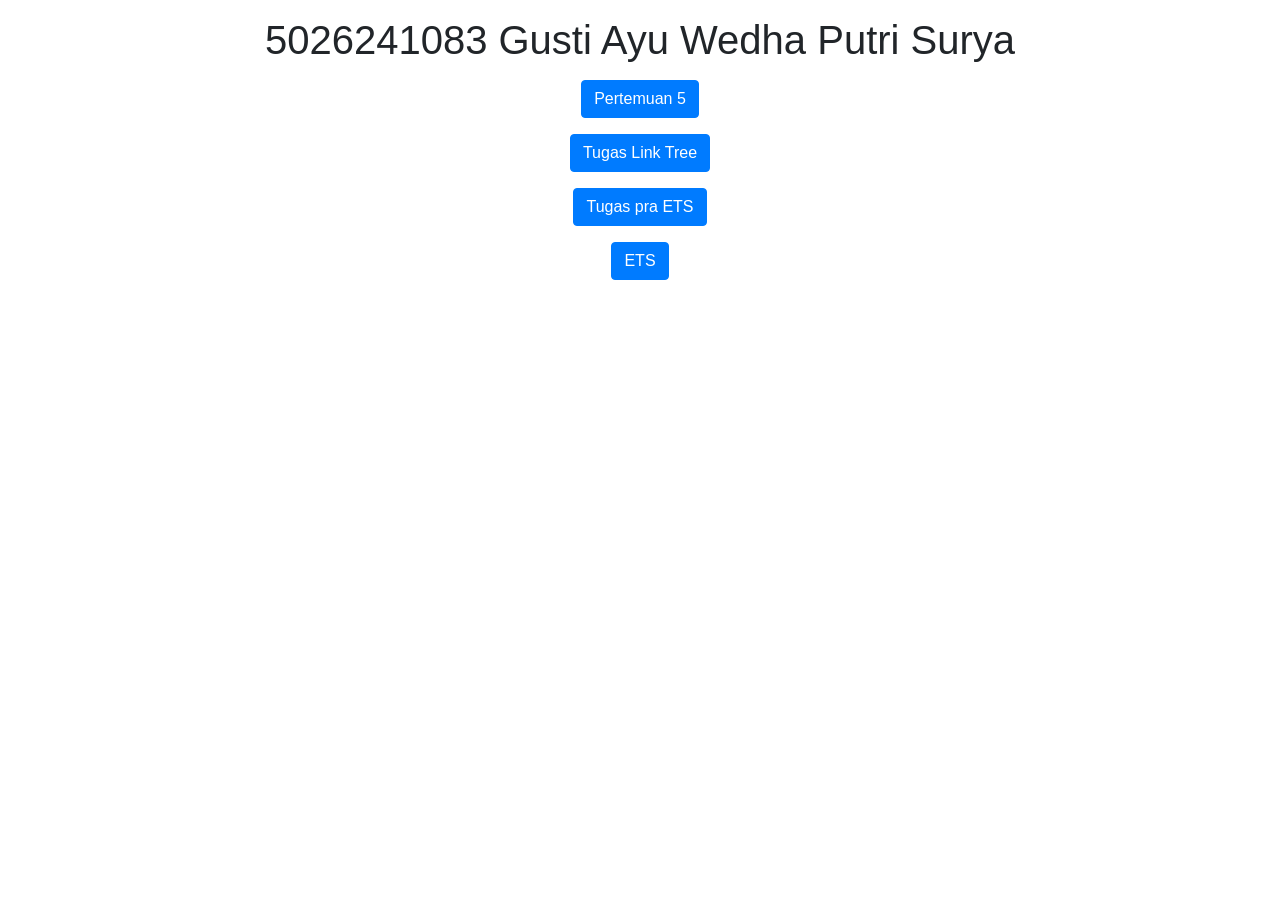
<file: index.html>
<!DOCTYPE html>
<html lang="en">

<head>
    <title>5026241083</title>
    <meta charset="utf-8">
    <meta name="viewport" content="width=device-width, initial-scale=1">
    <link rel="stylesheet" href="https://cdn.jsdelivr.net/npm/bootstrap@4.6.2/dist/css/bootstrap.min.css">
    <script src="https://cdn.jsdelivr.net/npm/jquery@3.7.1/dist/jquery.slim.min.js"></script>
    <script src="https://cdn.jsdelivr.net/npm/popper.js@1.16.1/dist/umd/popper.min.js"></script>
    <script src="https://cdn.jsdelivr.net/npm/bootstrap@4.6.2/dist/js/bootstrap.bundle.min.js"></script>
</head>

<body>

    <div class="container">
        <center>
            <p>
            <h1>5026241083 Gusti Ayu Wedha Putri Surya</h1>
            </p>
            <p>
                <a href="pertemuan5.html" target="_blank" class="btn btn-primary">Pertemuan 5</a>
            </p>
            <p>
                <a href="linktree.html" target="_blank" class="btn btn-primary">Tugas Link Tree</a>
            </p>
            <p>
                <a href="tugas_ets.html" target="_blank" class="btn btn-primary">Tugas pra ETS</a>
            </p>
            <p>
                <a href="5026241083.html" target="_blank" class="btn btn-primary">ETS</a>
            </p>
        </center>
    </div>

</body>

</html>
</file>
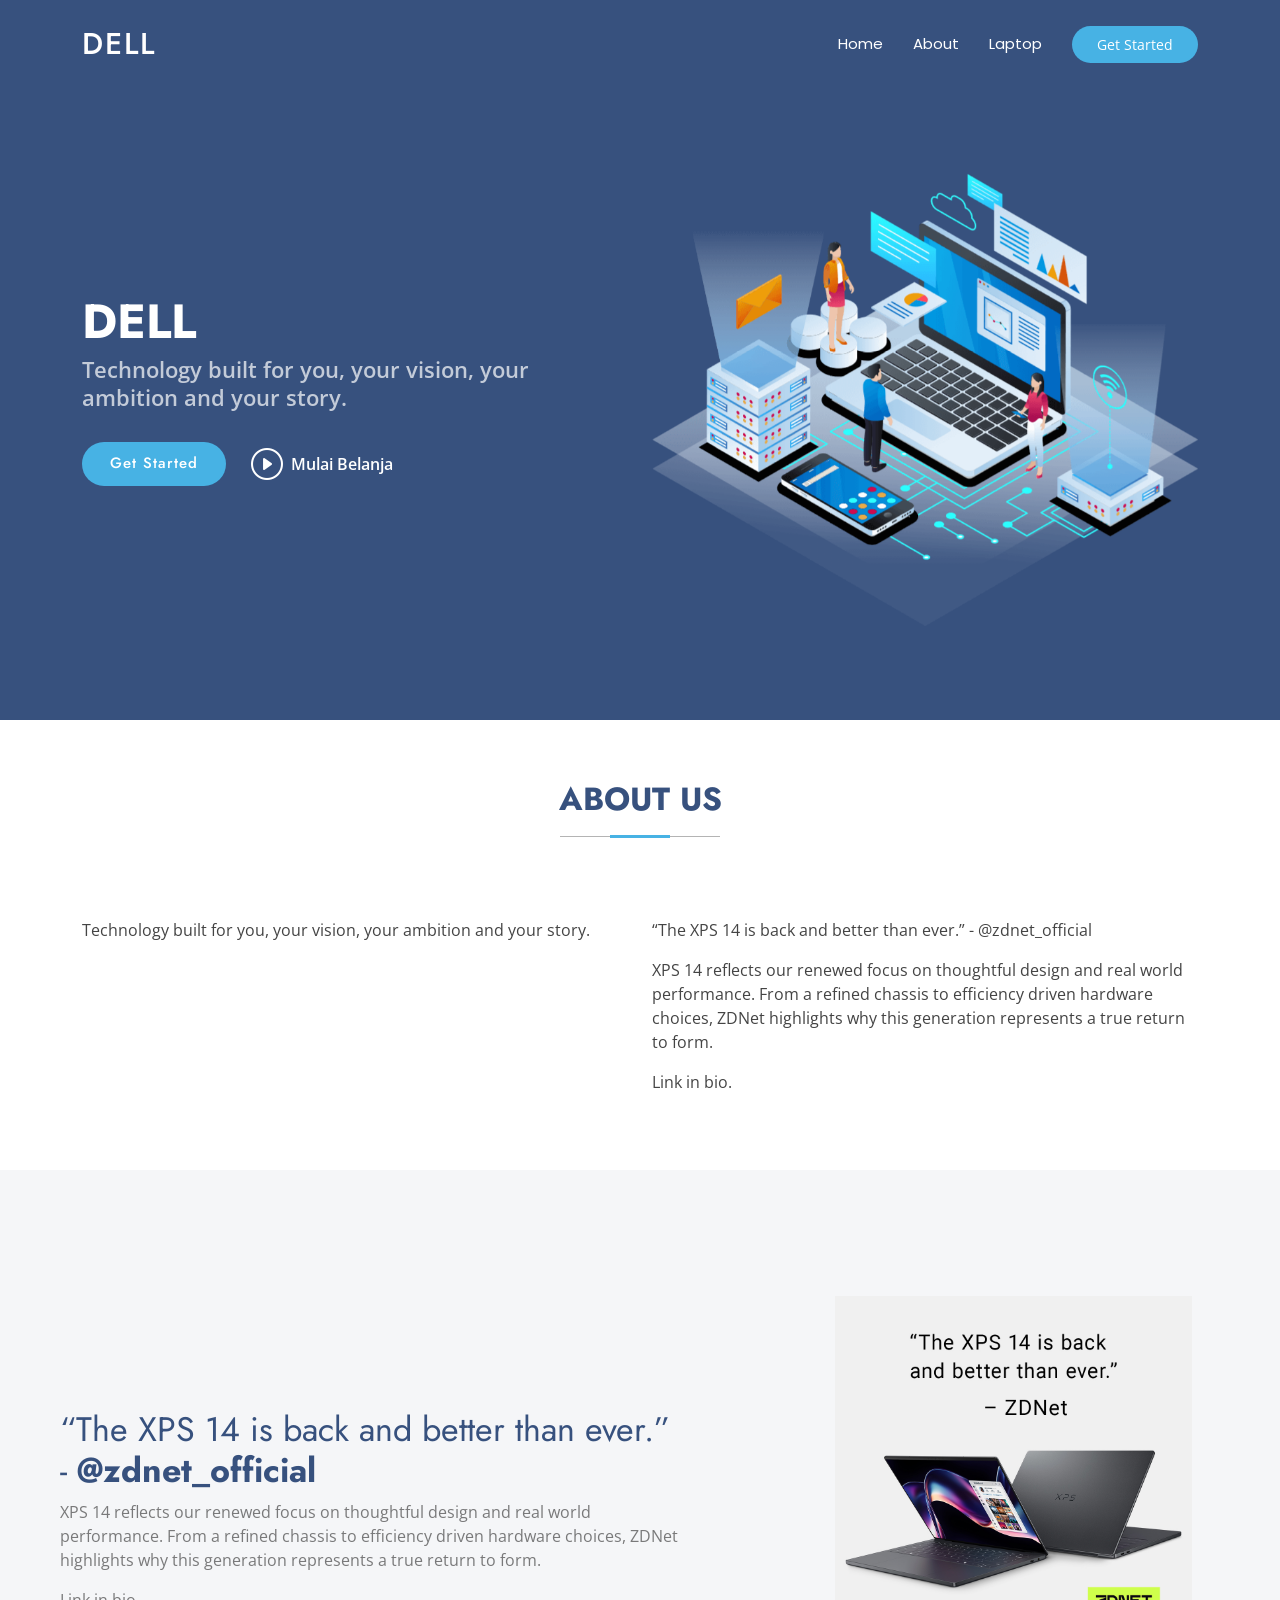
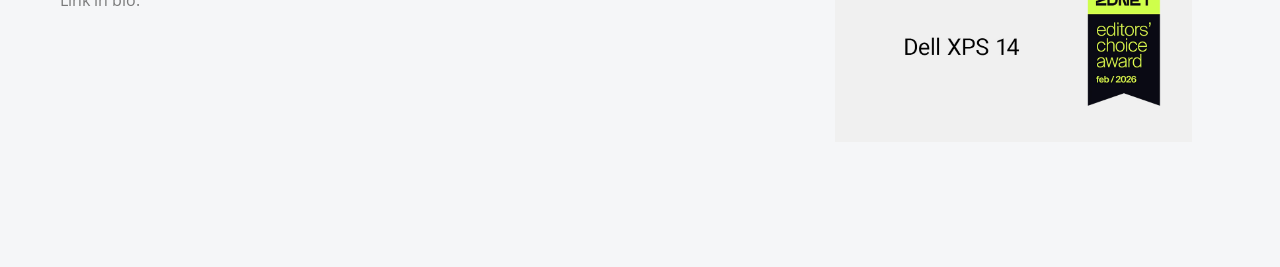
<file: pertemuan5.html>
<!DOCTYPE html>
<html lang="en">

<head>
    <meta charset="utf-8">
    <meta content="width=device-width, initial-scale=1.0" name="viewport">
    <title>DELL</title>
    <meta name="description" content="">
    <meta name="keywords" content="">

    <!-- Favicons -->
    <link href="assets/img/favicon.png" rel="icon">
    <link href="assets/img/apple-touch-icon.png" rel="apple-touch-icon">

    <!-- Fonts -->
    <link href="https://fonts.googleapis.com" rel="preconnect">
    <link href="https://fonts.gstatic.com" rel="preconnect" crossorigin>
    <link
        href="https://fonts.googleapis.com/css2?family=Open+Sans:ital,wght@0,300;0,400;0,500;0,600;0,700;0,800;1,300;1,400;1,500;1,600;1,700;1,800&family=Poppins:ital,wght@0,100;0,200;0,300;0,400;0,500;0,600;0,700;0,800;0,900;1,100;1,200;1,300;1,400;1,500;1,600;1,700;1,800;1,900&family=Jost:ital,wght@0,100;0,200;0,300;0,400;0,500;0,600;0,700;0,800;0,900;1,100;1,200;1,300;1,400;1,500;1,600;1,700;1,800;1,900&display=swap"
        rel="stylesheet">

    <!-- Vendor CSS Files -->
    <link href="assets/vendor/bootstrap/css/bootstrap.min.css" rel="stylesheet">
    <link href="assets/vendor/bootstrap-icons/bootstrap-icons.css" rel="stylesheet">
    <link href="assets/vendor/aos/aos.css" rel="stylesheet">
    <link href="assets/vendor/glightbox/css/glightbox.min.css" rel="stylesheet">
    <link href="assets/vendor/swiper/swiper-bundle.min.css" rel="stylesheet">

    <!-- Main CSS File -->
    <link href="assets/css/main.css" rel="stylesheet">

    <!-- =======================================================
  * Template Name: Arsha
  * Template URL: https://bootstrapmade.com/arsha-free-bootstrap-html-template-corporate/
  * Updated: Feb 22 2025 with Bootstrap v5.3.3
  * Author: BootstrapMade.com
  * License: https://bootstrapmade.com/license/
  ======================================================== -->
</head>

<body class="index-page">

    <header id="header" class="header d-flex align-items-center fixed-top">
        <div class="container-fluid container-xl position-relative d-flex align-items-center">

            <a href="index.html" class="logo d-flex align-items-center me-auto">
                <!-- Uncomment the line below if you also wish to use an image logo -->
                <!-- <img src="assets/img/logo.webp" alt=""> -->
                <h1 class="sitename">DELL</h1>
            </a>

            <nav id="navmenu" class="navmenu">
                <ul>
                    <li><a href="#header" class="active">Home</a></li>
                    <li><a href="#about">About</a></li>
                    <li><a href="#laptop">Laptop</a></li>
                </ul>
                <i class="mobile-nav-toggle d-xl-none bi bi-list"></i>
            </nav>
            <a class="btn-getstarted" href="#about">Get Started</a>

        </div>
    </header>

    <main class="main">

        <!-- Header Section -->
        <section id="header" class="hero section dark-background">

            <div class="container">
                <div class="row gy-4">
                    <div class="col-lg-6 order-2 order-lg-1 d-flex flex-column justify-content-center"
                        data-aos="zoom-out">
                        <h1>DELL</h1>
                        <p>Technology built for you, your vision, your ambition and your story.</p>
                        <div class="d-flex">
                            <a href="#about" class="btn-get-started">Get Started</a>
                            <a href="https://visitstore.bio/dell?tab=ig&utm_source=ig&utm_medium=social&utm_content=link_in_bio&fbclid=PAZXh0bgNhZW0CMTEAc3J0YwZhcHBfaWQMMjU2MjgxMDQwNTU4AAGn0nwIwvsGqQfDb1heSwagIB_E1enE5O0MncXXPv5ctE_EXdolh9w5QxR8_dU_aem_Mcz4AP2Cw1mzZFAAKhl-5g"
                                class="glightbox btn-watch-video d-flex align-items-center"><i
                                    class="bi bi-play-circle"></i><span>Mulai Belanja</span></a>
                        </div>
                    </div>
                    <div class="col-lg-6 order-1 order-lg-2 hero-img" data-aos="zoom-out" data-aos-delay="200">
                        <img src="assets/img/hero-img.png" class="img-fluid animated" alt="">
                    </div>
                </div>
            </div>

        </section><!-- /Header Section -->

        <!-- About Section -->
        <section id="about" class="about section">

            <!-- Section Title -->
            <div class="container section-title" data-aos="fade-up">
                <h2>About Us</h2>
            </div><!-- End Section Title -->

            <div class="container">

                <div class="row gy-4">

                    <div class="col-lg-6 content" data-aos="fade-up" data-aos-delay="100">
                        <p>
                            Technology built for you, your vision, your ambition and your story.
                        </p>
                    </div>

                    <div class="col-lg-6" data-aos="fade-up" data-aos-delay="200">
                        <p>“The XPS 14 is back and better than ever.” - @zdnet_official</p>

                        <p>
                            XPS 14 reflects our renewed focus on thoughtful design and real world performance. From a
                            refined chassis to efficiency driven hardware choices, ZDNet highlights why this generation
                            represents a true return to form.
                        </p>

                        <p>Link in bio. </p>
                    </div>

                </div>

            </div>

        </section><!-- /About Section -->

        <!-- Laptop Section -->
        <section id="laptop" class="section why-us light-background" data-builder="section">

            <div class="container-fluid">

                <div class="row gy-4">

                    <div class="col-lg-7 d-flex flex-column justify-content-center order-2 order-lg-1">

                        <div class="content px-xl-5" data-aos="fade-up" data-aos-delay="100">
                            <h3><span>“The XPS 14 is back and better than ever.” - </span><strong>@zdnet_official</strong></h3>

                            <p>
                                XPS 14 reflects our renewed focus on thoughtful design and real world performance. From
                                a
                                refined chassis to efficiency driven hardware choices, ZDNet highlights why this
                                generation
                                represents a true return to form.
                            </p>

                            <p>Link in bio. </p>
                        </div>

                    </div>

                    <div class="col-lg-5 order-1 order-lg-2 why-us-img">
                        <img src="assets/img/laptop.jpg" class="img-fluid" alt="" data-aos="zoom-in"
                            data-aos-delay="100">
                    </div>
                </div>

            </div>

        </section><!-- /Laptop Section -->

    </main>


    <!-- Scroll Top -->
    <a href="#" id="scroll-top" class="scroll-top d-flex align-items-center justify-content-center"><i
            class="bi bi-arrow-up-short"></i></a>

    <!-- Preloader -->
    <div id="preloader"></div>

    <!-- Vendor JS Files -->
    <script src="assets/vendor/bootstrap/js/bootstrap.bundle.min.js"></script>
    <script src="assets/vendor/php-email-form/validate.js"></script>
    <script src="assets/vendor/aos/aos.js"></script>
    <script src="assets/vendor/glightbox/js/glightbox.min.js"></script>
    <script src="assets/vendor/swiper/swiper-bundle.min.js"></script>
    <script src="assets/vendor/waypoints/noframework.waypoints.js"></script>
    <script src="assets/vendor/imagesloaded/imagesloaded.pkgd.min.js"></script>
    <script src="assets/vendor/isotope-layout/isotope.pkgd.min.js"></script>

    <!-- Main JS File -->
    <script src="assets/js/main.js"></script>


</body>

</html>
</file>
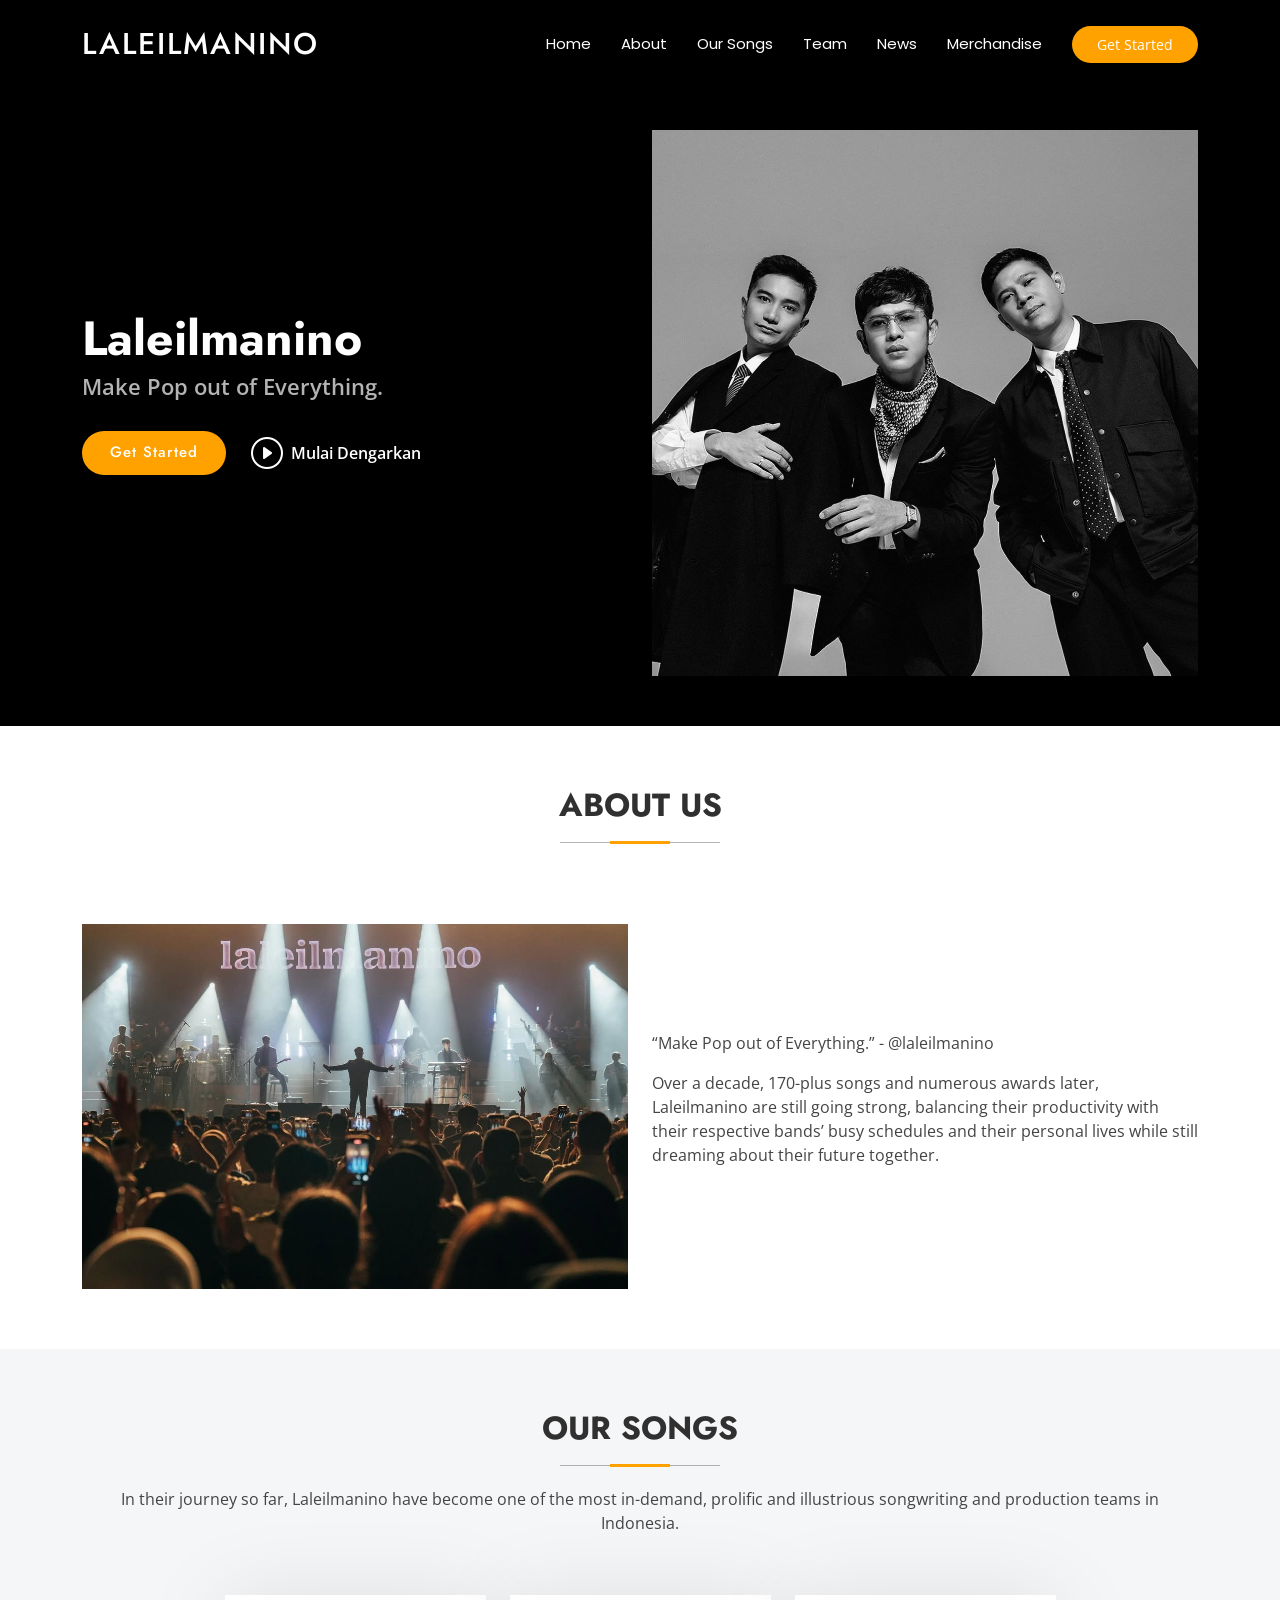
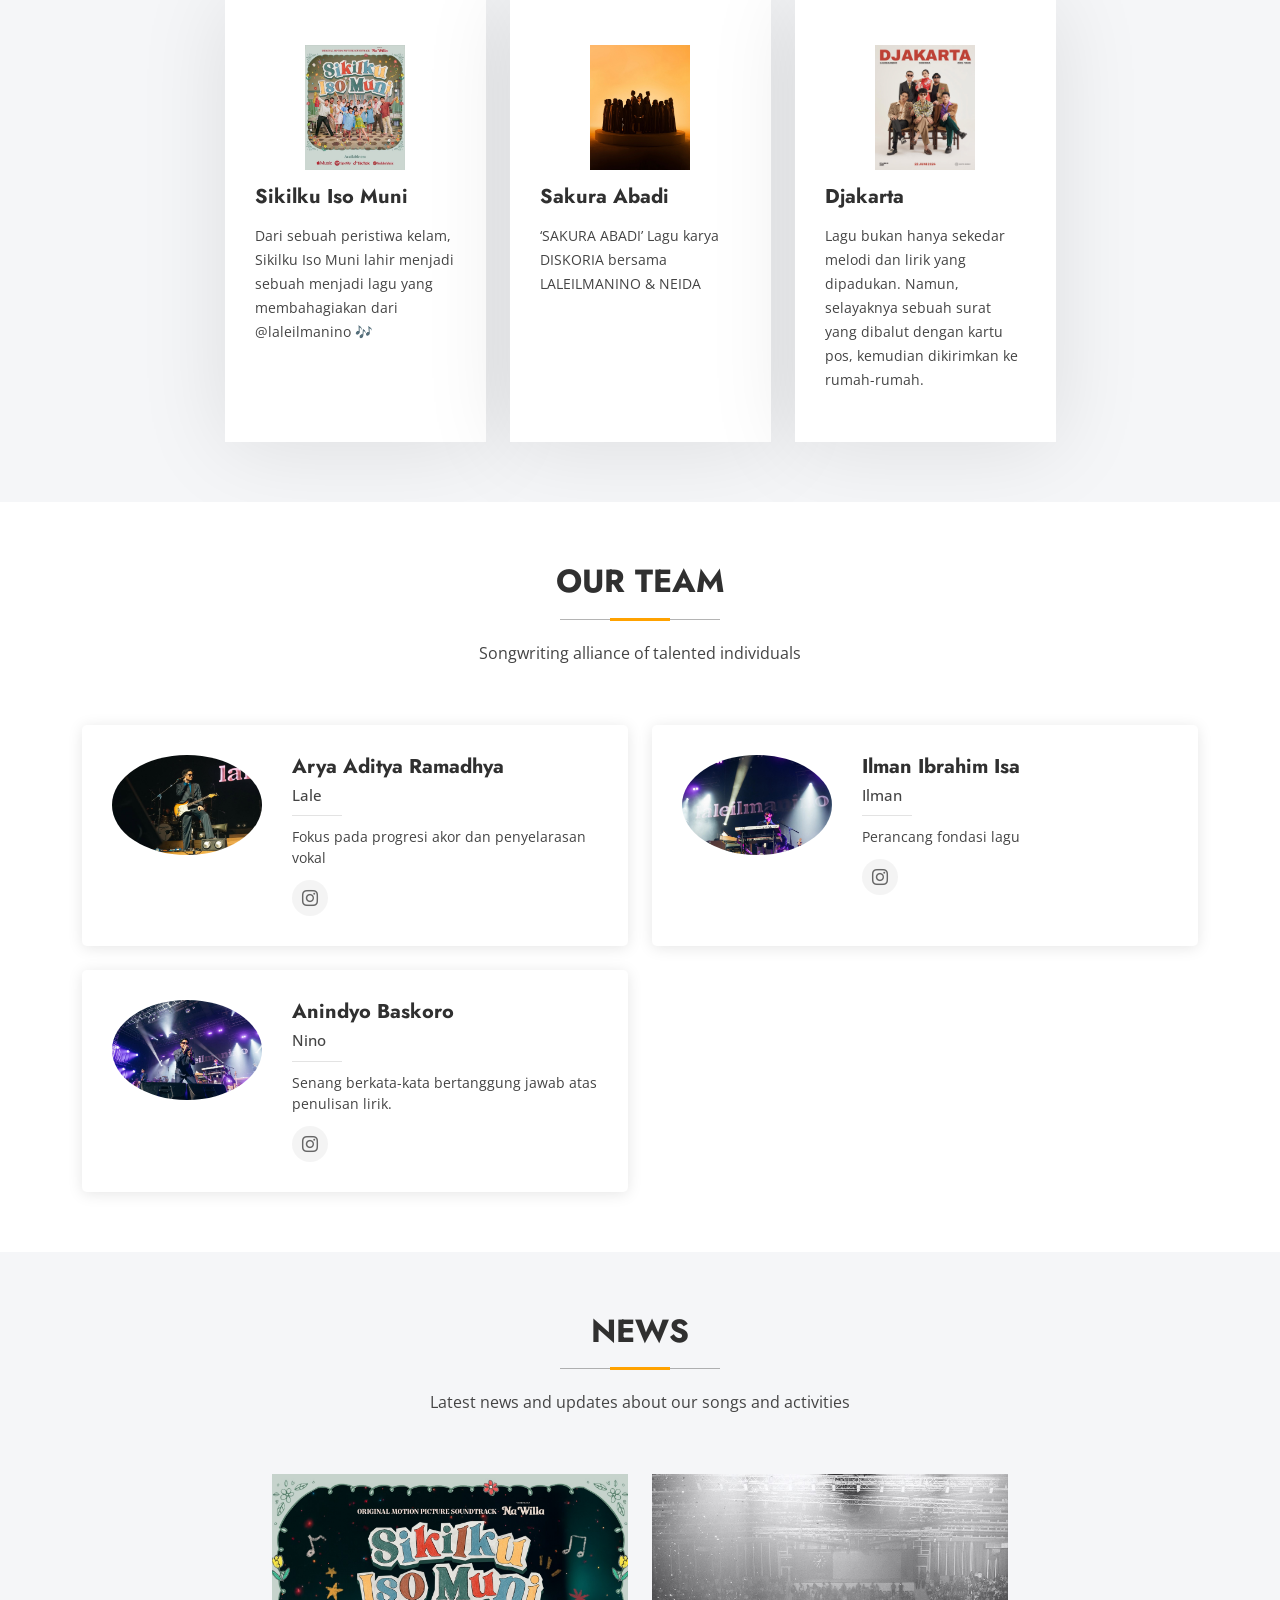
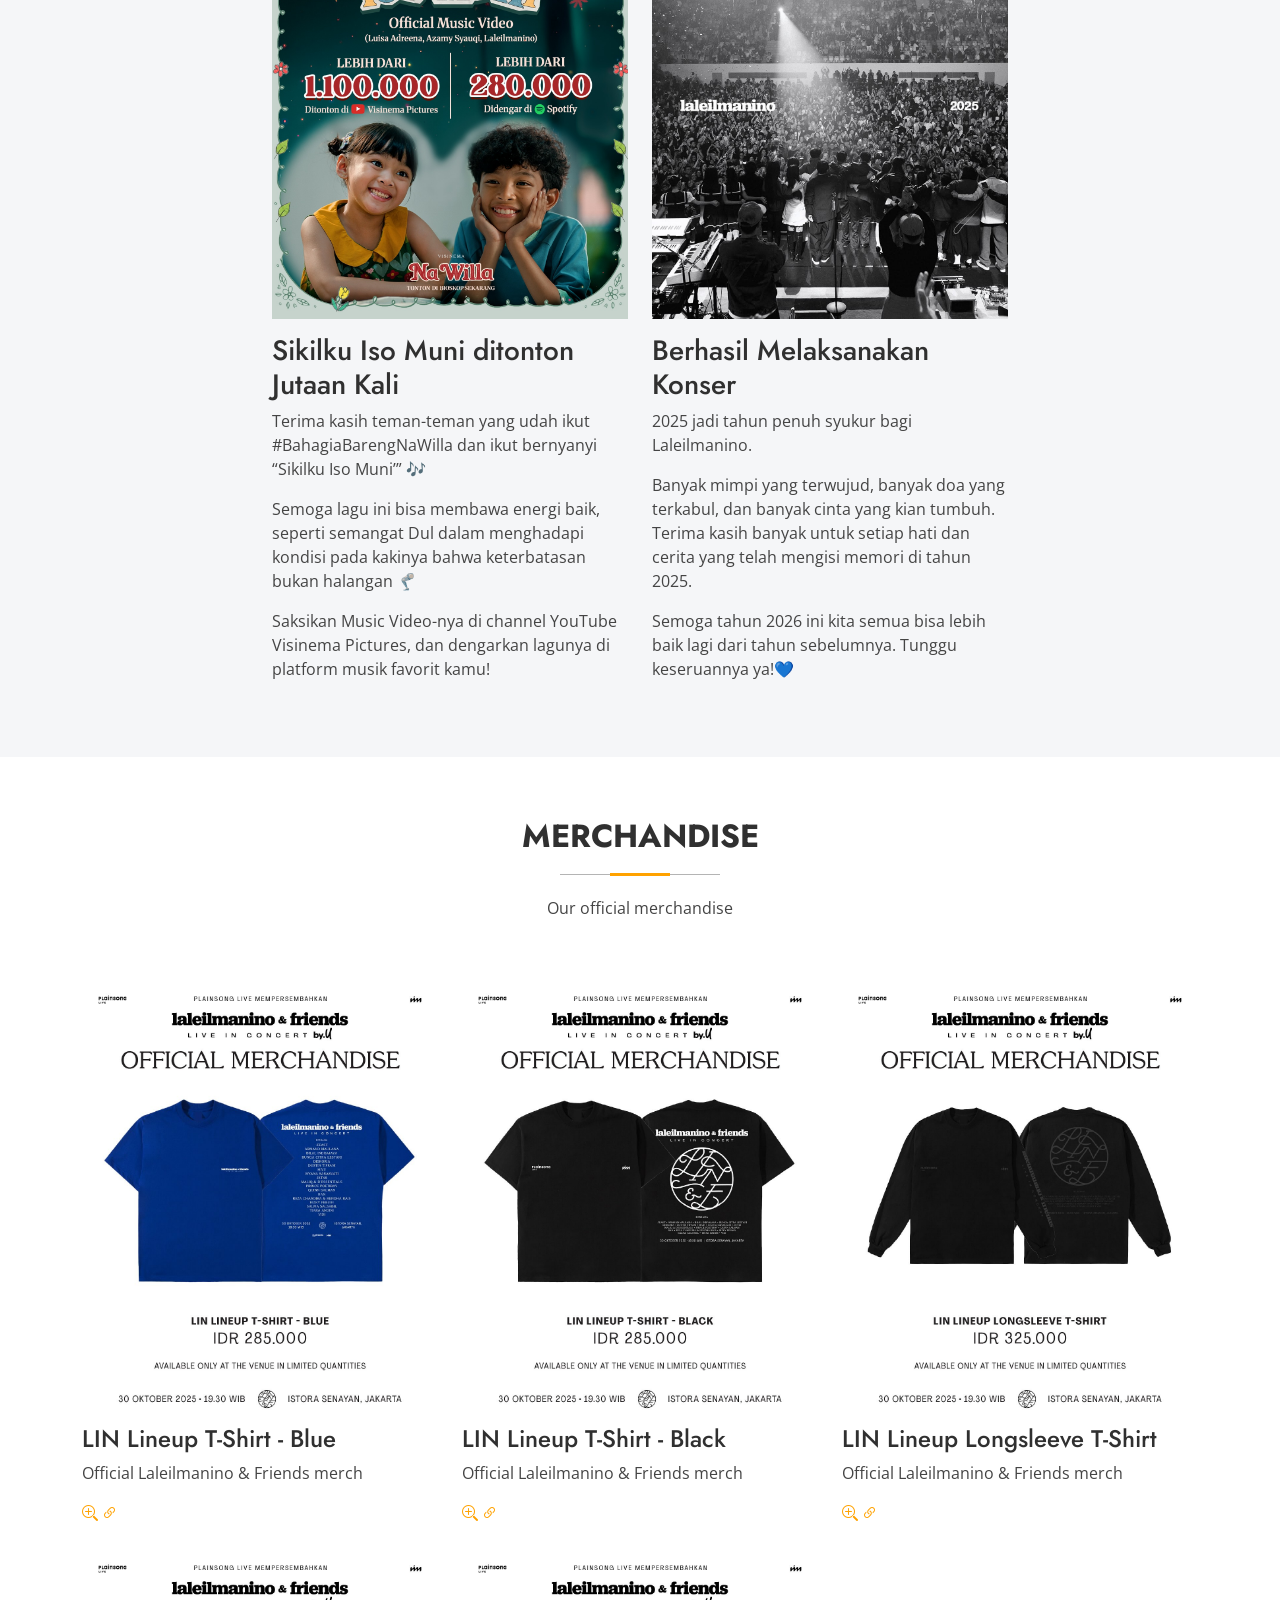
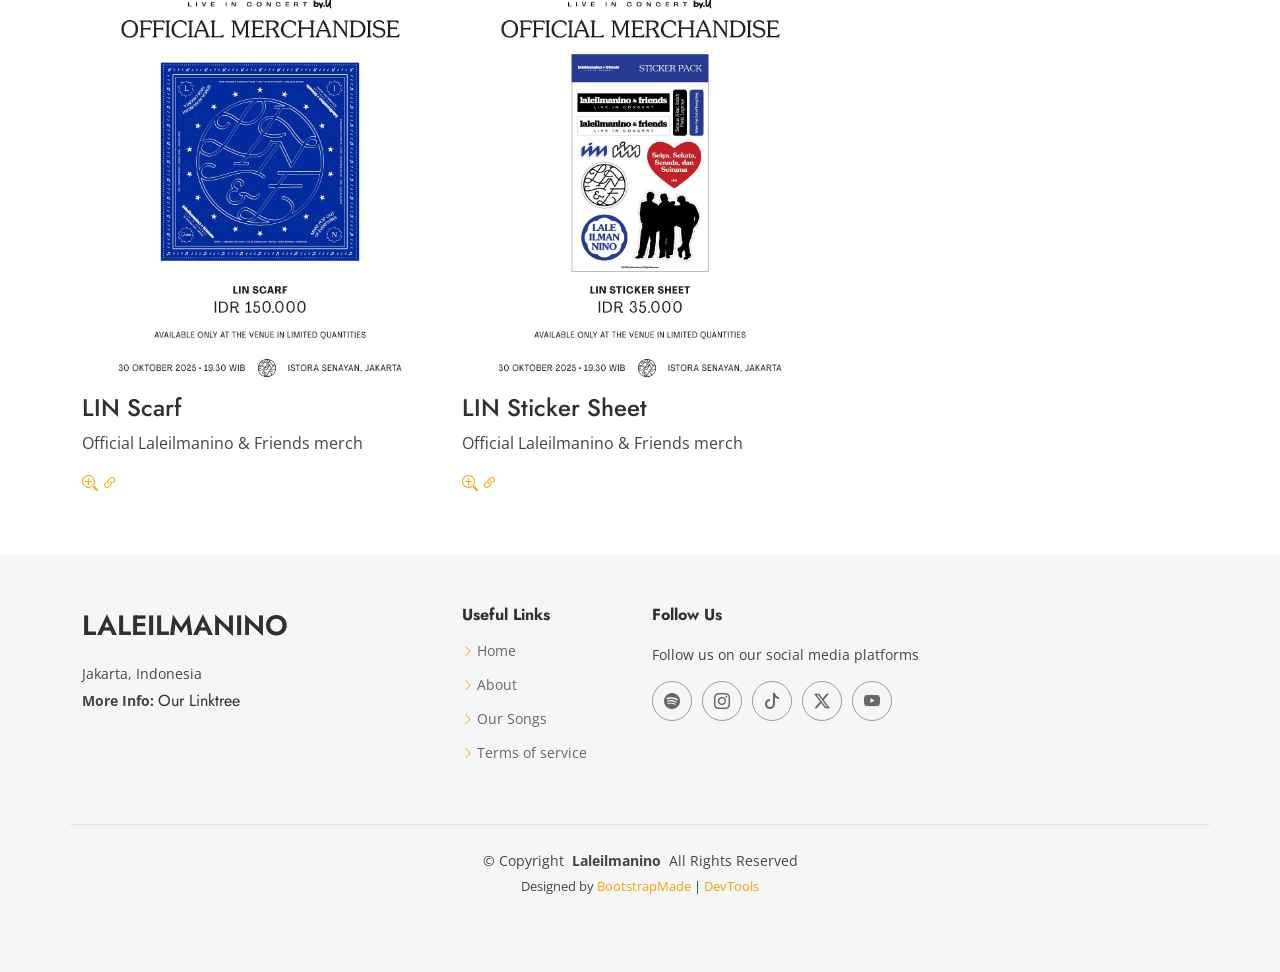
<file: tugas_ets.html>
<!DOCTYPE html>
<html lang="en">

<head>
    <meta charset="utf-8">
    <meta content="width=device-width, initial-scale=1.0" name="viewport">
    <title>Laleilmanino</title>
    <meta name="description" content="">
    <meta name="keywords" content="">

    <!-- Favicons -->
    <link href="assets/img/logo.webp" rel="icon">
    <link href="assets/img/logo.webp" rel="apple-touch-icon">

    <!-- Fonts -->
    <link href="https://fonts.googleapis.com" rel="preconnect">
    <link href="https://fonts.gstatic.com" rel="preconnect" crossorigin>
    <link
        href="https://fonts.googleapis.com/css2?family=Open+Sans:ital,wght@0,300;0,400;0,500;0,600;0,700;0,800;1,300;1,400;1,500;1,600;1,700;1,800&family=Poppins:ital,wght@0,100;0,200;0,300;0,400;0,500;0,600;0,700;0,800;0,900;1,100;1,200;1,300;1,400;1,500;1,600;1,700;1,800;1,900&family=Jost:ital,wght@0,100;0,200;0,300;0,400;0,500;0,600;0,700;0,800;0,900;1,100;1,200;1,300;1,400;1,500;1,600;1,700;1,800;1,900&display=swap"
        rel="stylesheet">

    <!-- Vendor CSS Files -->
    <link href="assets/vendor/bootstrap/css/bootstrap.min.css" rel="stylesheet">
    <link href="assets/vendor/bootstrap-icons/bootstrap-icons.css" rel="stylesheet">
    <link href="assets/vendor/aos/aos.css" rel="stylesheet">
    <link href="assets/vendor/glightbox/css/glightbox.min.css" rel="stylesheet">
    <link href="assets/vendor/swiper/swiper-bundle.min.css" rel="stylesheet">

    <!-- Main CSS File -->
    <link href="assets/css/main_tugasets.css" rel="stylesheet">

    <!-- =======================================================
  * Template Name: Arsha
  * Template URL: https://bootstrapmade.com/arsha-free-bootstrap-html-template-corporate/
  * Updated: Feb 22 2025 with Bootstrap v5.3.3
  * Author: BootstrapMade.com
  * License: https://bootstrapmade.com/license/
  ======================================================== -->
</head>

<body class="index-page">

    <header id="header" class="header d-flex align-items-center fixed-top">
        <div class="container-fluid container-xl position-relative d-flex align-items-center">

            <a href="index.html" class="logo d-flex align-items-center me-auto">
                <!-- Uncomment the line below if you also wish to use an image logo -->
                <!-- <img src="assets/img/logo.webp" alt=""> -->
                <h1 class="sitename">Laleilmanino</h1>
            </a>

            <nav id="navmenu" class="navmenu">
                <ul>
                    <li><a href="#header" class="active">Home</a></li>
                    <li><a href="#about">About</a></li>
                    <li><a href="#our-songs">Our Songs</a></li>
                    <li><a href="#team">Team</a></li>
                    <li><a href="#news">News</a></li>
                    <li><a href="#merchandise">Merchandise</a></li>
                </ul>
                <i class="mobile-nav-toggle d-xl-none bi bi-list"></i>
            </nav>
            <a class="btn-getstarted" href="#about">Get Started</a>

        </div>
    </header>

    <main class="main">

        <!-- Header Section -->
        <section id="header" class="hero section dark-background">

            <div class="container">
                <div class="row gy-4">
                    <div class="col-lg-6 order-2 order-lg-1 d-flex flex-column justify-content-center"
                        data-aos="zoom-out">
                        <h1>Laleilmanino</h1>
                        <p>Make Pop out of Everything.</p>
                        <div class="d-flex">
                            <a href="#about" class="btn-get-started">Get Started</a>
                            <a href="https://open.spotify.com/intl-id/artist/3Wf4i7kB01QI2wQlEgxKFm?si=MEAgRJScQoKV7s3RWnH3_A&utm_medium=share&utm_source=linktree&nd=1&dlsi=39565009f7a041ea"
                                class="btn-watch-video d-flex align-items-center" target="_blank"><i
                                    class="bi bi-play-circle"></i><span>Mulai Dengarkan</span></a>
                        </div>
                    </div>
                    <div class="col-lg-6 order-1 order-lg-2 hero-img" data-aos="zoom-out" data-aos-delay="200">
                        <img src="assets/img/foto-laleilmanino.jpg" class="img-fluid animated" alt="">
                    </div>
                </div>
            </div>

        </section><!-- /Header Section -->

        <!-- About Section -->
        <section id="about" class="about section">

            <!-- Section Title -->
            <div class="container section-title" data-aos="fade-up">
                <h2>About Us</h2>
            </div><!-- End Section Title -->

            <div class="container">

                <div class="row gy-4">

                    <div class="col-lg-6 order-2 order-lg-1 hero-img" data-aos="zoom-out" data-aos-delay="200">
                        <img src="assets/img/laleilmanino.jpg" class="img-fluid animated" alt="">
                    </div>

                    <div class="col-lg-6 order-1 order-lg-2 d-flex flex-column justify-content-center"
                        data-aos="fade-up" data-aos-delay="200">
                        <p>“Make Pop out of Everything.” - @laleilmanino</p>

                        <p>
                            Over a decade, 170-plus songs and numerous awards later, Laleilmanino are still going
                            strong, balancing their productivity with their respective bands’ busy schedules and their
                            personal lives while still dreaming about their future together.
                        </p>
                    </div>

                </div>

            </div>

        </section><!-- /About Section -->

        <!-- Our Songs Section -->
        <section id="our-songs" class="services section light-background">

            <!-- Section Title -->
            <div class="container section-title" data-aos="fade-up">
                <h2>Our Songs</h2>
                <p>In their journey so far, Laleilmanino have become one of the most in-demand, prolific and illustrious
                    songwriting and production teams in Indonesia.</p>
            </div><!-- End Section Title -->

            <div class="container">

                <div class="row gy-4 justify-content-center">

                    <div class="col-xl-3 col-md-6 d-flex" data-aos="fade-up" data-aos-delay="300">
                        <div class="service-item position-relative">
                            <img src="assets/img/thumbnail-1.jpg"
                                style="max-width: 100px; margin: auto; display: block; margin-bottom: 15px;" alt="">
                            <h4><a href="https://open.spotify.com/track/3FPJRMzSQrMiugueAg23YP?si=68b63488e6ec40ea"
                                    target="_blank" class="stretched-link">Sikilku Iso Muni</a></h4>
                            <p>Dari sebuah peristiwa kelam, Sikilku Iso Muni lahir menjadi sebuah menjadi lagu yang
                                membahagiakan dari @laleilmanino 🎶</p>
                        </div>
                    </div><!-- End Service Item -->

                    <div class="col-xl-3 col-md-6 d-flex" data-aos="fade-up" data-aos-delay="300">
                        <div class="service-item position-relative">
                            <img src="assets/img/thumbnail-2.jpg"
                                style="max-width: 100px; margin: auto; display: block; margin-bottom: 15px;" alt="">
                            <h4><a href="https://open.spotify.com/track/5CVoh2cIGrdhiWkTiQkwHv?si=1411baa934ff4bd8"
                                    target="_blank" class="stretched-link">Sakura Abadi</a></h4>
                            <p>‘SAKURA ABADI’ Lagu karya DISKORIA bersama LALEILMANINO & NEIDA</p>
                        </div>
                    </div><!-- End Service Item -->

                    <div class="col-xl-3 col-md-6 d-flex" data-aos="fade-up" data-aos-delay="300">
                        <div class="service-item position-relative">
                            <img src="assets/img/thumbnail-3.jpg"
                                style="max-width: 100px; margin: auto; display: block; margin-bottom: 15px;" alt="">
                            <h4><a href="https://open.spotify.com/track/4rfdBCU8fRgmtwpuR0rCOQ?si=075e1c63cfd6403f"
                                    target="_blank" class="stretched-link">Djakarta</a></h4>
                            <p>Lagu bukan hanya sekedar melodi dan lirik yang dipadukan. Namun, selayaknya sebuah surat
                                yang dibalut dengan kartu pos, kemudian dikirimkan ke rumah-rumah. </p>
                        </div>
                    </div><!-- End Service Item -->

                </div>

            </div>

        </section><!-- /Our Songs Section -->

        <!-- Team Section -->
        <section id="team" class="team section">

            <!-- Section Title -->
            <div class="container section-title" data-aos="fade-up">
                <h2>Our Team</h2>
                <p>Songwriting alliance of talented individuals</p>
            </div><!-- End Section Title -->

            <div class="container">

                <div class="row gy-4">

                    <div class="col-lg-6" data-aos="fade-up" data-aos-delay="100">
                        <div class="team-member d-flex align-items-start">
                            <div class="pic"><img src="assets/img/person/lale.jpg" class="img-fluid" alt="">
                            </div>
                            <div class="member-info">
                                <h4>Arya Aditya Ramadhya</h4>
                                <span>Lale</span>
                                <p>Fokus pada progresi akor dan penyelarasan vokal</p>
                                <div class="social">
                                    <a href="https://www.instagram.com/lalepsi/" target="_blank"><i
                                            class="bi bi-instagram"></i></a>
                                </div>
                            </div>
                        </div>
                    </div><!-- End Team Member -->

                    <div class="col-lg-6" data-aos="fade-up" data-aos-delay="200">
                        <div class="team-member d-flex align-items-start">
                            <div class="pic"><img src="assets/img/person/ilman.jpg" class="img-fluid" alt="">
                            </div>
                            <div class="member-info">
                                <h4>Ilman Ibrahim Isa</h4>
                                <span>Ilman</span>
                                <p>Perancang fondasi lagu</p>
                                <div class="social">
                                    <a href="https://www.instagram.com/ilmanibrahim/" target="_blank"><i
                                            class="bi bi-instagram"></i></a>
                                </div>
                            </div>
                        </div>
                    </div><!-- End Team Member -->

                    <div class="col-lg-6" data-aos="fade-up" data-aos-delay="300">
                        <div class="team-member d-flex align-items-start">
                            <div class="pic"><img src="assets/img/person/nino.jpg" class="img-fluid" alt="">
                            </div>
                            <div class="member-info">
                                <h4>Anindyo Baskoro</h4>
                                <span>Nino</span>
                                <p>Senang berkata-kata bertanggung jawab atas penulisan lirik.</p>
                                <div class="social">
                                    <a href="https://www.instagram.com/ninokayam/" target="_blank"><i
                                            class="bi bi-instagram"></i></a>
                                </div>
                            </div>
                        </div>
                    </div><!-- End Team Member -->

                </div>

            </div>

        </section><!-- /Team Section -->

        <!-- News Section -->
        <section id="news" class="news section light-background">

            <!-- Section Title -->
            <div class="container section-title" data-aos="fade-up">
                <h2>News</h2>
                <p>Latest news and updates about our songs and activities</p>
            </div><!-- End Section Title -->

            <div class="container" data-aos="fade-up" data-aos-delay="100">

                <div class="row gy-5 justify-content-center">

                    <div class="col-lg-4" data-aos="fade-up" data-aos-delay="200">
                        <div class="steps-item">
                            <div class="steps-image">
                                <img src="assets/img/news-1.jpg" class="img-fluid" loading="lazy"
                                    style="margin: auto; display: block; margin-bottom: 15px;">
                            </div>
                            <div class="steps-content">
                                <h3>Sikilku Iso Muni ditonton Jutaan Kali</h3>
                                <p>Terima kasih teman-teman yang udah ikut #BahagiaBarengNaWilla dan ikut bernyanyi
                                    “Sikilku Iso Muni’” 🎶</p>

                                <p>Semoga lagu ini bisa membawa energi baik, seperti semangat Dul dalam menghadapi
                                    kondisi pada kakinya bahwa keterbatasan bukan halangan 🦿</p>

                                <p>Saksikan Music Video-nya di channel YouTube Visinema Pictures, dan dengarkan lagunya
                                    di platform musik favorit kamu!</p>
                            </div>
                        </div><!-- End Steps Item -->
                    </div>

                    <div class="col-lg-4" data-aos="fade-up" data-aos-delay="200">
                        <div class="steps-item">
                            <div class="steps-image">
                                <img src="assets/img/news-2.jpg" class="img-fluid" loading="lazy"
                                    style="margin: auto; display: block; margin-bottom: 15px;">
                            </div>
                            <div class="steps-content">
                                <h3>Berhasil Melaksanakan Konser</h3>
                                <p>2025 jadi tahun penuh syukur bagi Laleilmanino.</p>

                                <p>Banyak mimpi yang terwujud, banyak doa yang terkabul, dan banyak cinta yang kian
                                    tumbuh. Terima kasih banyak untuk
                                    setiap hati dan cerita yang telah mengisi memori di tahun 2025. </p>

                                <p>Semoga tahun 2026 ini kita semua bisa lebih baik lagi dari tahun sebelumnya. Tunggu
                                    keseruannya ya!💙</p>
                            </div>
                        </div><!-- End Steps Item -->
                    </div>

                </div>

            </div>

        </section><!-- /News Section -->

        <!-- Merchandise Section -->
        <section id="merchandise" class="merchandise section">

            <!-- Section Title -->
            <div class="container section-title" data-aos="fade-up">
                <h2>Merchandise</h2>
                <p>Our official merchandise</p>
            </div><!-- End Section Title -->

            <div class="container">

                <div class="isotope-layout" data-default-filter="*" data-layout="masonry" data-sort="original-order">
                    <div class="row gy-4 isotope-container" data-aos="fade-up" data-aos-delay="200">

                        <div class="col-lg-4 col-md-6 portfolio-item isotope-item filter-app">
                            <img src="assets/img/merch/merch-1.jpg" class="img-fluid" alt="">
                            <div class="portfolio-info">
                                <h4>LIN Lineup T-Shirt - Blue</h4>
                                <p>Official Laleilmanino & Friends merch</p>
                                <a href="assets/img/merch/merch-1.jpg" title="LIN Lineup T-Shirt - Blue"
                                    data-gallery="portfolio-gallery-app" class="glightbox preview-link"><i
                                        class="bi bi-zoom-in"></i></a>
                                <a href="https://laleilmanino.id/store/" target="_blank" title="More Details"
                                    class="details-link"><i class="bi bi-link-45deg"></i></a>
                            </div>
                        </div><!-- End Portfolio Item -->

                        <div class="col-lg-4 col-md-6 portfolio-item isotope-item filter-product">
                            <img src="assets/img/merch/merch-2.jpg" class="img-fluid" alt="">
                            <div class="portfolio-info">
                                <h4>LIN Lineup T-Shirt - Black</h4>
                                <p>Official Laleilmanino & Friends merch</p>
                                <a href="assets/img/merch/merch-2.jpg" title="LIN Lineup T-Shirt - Black"
                                    data-gallery="portfolio-gallery-product" class="glightbox preview-link"><i
                                        class="bi bi-zoom-in"></i></a>
                                <a href="https://laleilmanino.id/store/" target="_blank" title="More Details"
                                    class="details-link"><i class="bi bi-link-45deg"></i></a>
                            </div>
                        </div><!-- End Portfolio Item -->

                        <div class="col-lg-4 col-md-6 portfolio-item isotope-item filter-branding">
                            <img src="assets/img/merch/merch-3.jpg" class="img-fluid" alt="">
                            <div class="portfolio-info">
                                <h4>LIN Lineup Longsleeve T-Shirt</h4>
                                <p>Official Laleilmanino & Friends merch</p>
                                <a href="assets/img/merch/merch-3.jpg" title="LIN Lineup Longsleeve T-Shirt"
                                    data-gallery="portfolio-gallery-branding" class="glightbox preview-link"><i
                                        class="bi bi-zoom-in"></i></a>
                                <a href="https://laleilmanino.id/store/" target="_blank" title="More Details"
                                    class="details-link"><i class="bi bi-link-45deg"></i></a>
                            </div>
                        </div><!-- End Portfolio Item -->

                        <div class="col-lg-4 col-md-6 portfolio-item isotope-item filter-app">
                            <img src="assets/img/merch/merch-4.jpg" class="img-fluid" alt="">
                            <div class="portfolio-info">
                                <h4>LIN Scarf</h4>
                                <p>Official Laleilmanino & Friends merch</p>
                                <a href="assets/img/merch/merch-4.jpg" title="LIN Scarf"
                                    data-gallery="portfolio-gallery-app" class="glightbox preview-link"><i
                                        class="bi bi-zoom-in"></i></a>
                                <a href="https://laleilmanino.id/store/" target="_blank" title="More Details"
                                    class="details-link"><i class="bi bi-link-45deg"></i></a>
                            </div>
                        </div><!-- End Portfolio Item -->

                        <div class="col-lg-4 col-md-6 portfolio-item isotope-item filter-product">
                            <img src="assets/img/merch/merch-5.jpg" class="img-fluid" alt="">
                            <div class="portfolio-info">
                                <h4>LIN Sticker Sheet</h4>
                                <p>Official Laleilmanino & Friends merch</p>
                                <a href="assets/img/merch/merch-5.jpg" title="LIN Sticker Sheet"
                                    data-gallery="portfolio-gallery-product" class="glightbox preview-link"><i
                                        class="bi bi-zoom-in"></i></a>
                                <a href="https://laleilmanino.id/store/" target="_blank" title="More Details"
                                    class="details-link"><i class="bi bi-link-45deg"></i></a>
                            </div>
                        </div><!-- End Portfolio Item -->


                    </div><!-- End Portfolio Container -->

                </div>

            </div>

        </section><!-- /Merchandise Section -->



    </main>

    <footer id="footer" class="footer light-background">

        <div class="container footer-top">
            <div class="row gy-4">
                <div class="col-lg-4 col-md-6 footer-about">
                    <a href="index.html" class="d-flex align-items-center">
                        <span class="sitename">Laleilmanino</span>
                    </a>
                    <div class="footer-contact pt-3">
                        <p>Jakarta, Indonesia</p>
                        <p><strong>More Info:</strong> <a href="https://linktr.ee/laleilmanino_" target="_blank">Our Linktree</a></p>
                    </div>
                </div>

                <div class="col-lg-2 col-md-3 footer-links">
                    <h4>Useful Links</h4>
                    <ul>
                        <li><i class="bi bi-chevron-right"></i> <a href="#">Home</a></li>
                        <li><i class="bi bi-chevron-right"></i> <a href="#">About</a></li>
                        <li><i class="bi bi-chevron-right"></i> <a href="#">Our Songs</a></li>
                        <li><i class="bi bi-chevron-right"></i> <a href="#">Terms of service</a></li>
                    </ul>
                </div>

                <div class="col-lg-4 col-md-12">
                    <h4>Follow Us</h4>
                    <p>Follow us on our social media platforms</p>
                    <div class="social-links d-flex">
                        <a href="https://open.spotify.com/intl-id/artist/3Wf4i7kB01QI2wQlEgxKFm?si=MEAgRJScQoKV7s3RWnH3_A&utm_medium=share&utm_source=linktree&nd=1&dlsi=39565009f7a041ea"
                            target="_blank"><i class="bi bi-spotify"></i></a>
                        <a href="https://www.instagram.com/laleilmanino/" target="_blank"><i
                           class="bi bi-instagram"></i></a>
                        <a href="https://www.tiktok.com/@laleilmanino_music" target="_blank"><i class="bi bi-tiktok"></i></a>
                        <a href="https://x.com/laleilmanino" target="_blank"><i class="bi bi-twitter-x"></i></a>
                        <a href="https://www.youtube.com/channel/UCXOQVuBxsjBr3u8uNgSnjtA" target="_blank"><i class="bi bi-youtube"></i></a>
                    </div>
                </div>

            </div>
        </div>

        <div class="container copyright text-center mt-4">
            <p>© <span>Copyright</span> <strong class="px-1 sitename">Laleilmanino</strong> <span>All Rights Reserved</span>
            </p>
            <div class="credits">
                <!-- All the links in the footer should remain intact. -->
                <!-- You can delete the links only if you've purchased the pro version. -->
                <!-- Licensing information: https://bootstrapmade.com/license/ -->
                <!-- Purchase the pro version with working PHP/AJAX contact form: [buy-url] -->
                Designed by <a href="https://bootstrapmade.com/">BootstrapMade</a> | <a
                    href="https://bootstrapmade.com/tools/">DevTools</a>
            </div>
        </div>

    </footer>

    <!-- Scroll Top -->
    <a href="#" id="scroll-top" class="scroll-top d-flex align-items-center justify-content-center"><i
            class="bi bi-arrow-up-short"></i></a>

    <!-- Preloader -->
    <div id="preloader"></div>

    <!-- Vendor JS Files -->
    <script src="assets/vendor/bootstrap/js/bootstrap.bundle.min.js"></script>
    <script src="assets/vendor/php-email-form/validate.js"></script>
    <script src="assets/vendor/aos/aos.js"></script>
    <script src="assets/vendor/glightbox/js/glightbox.min.js"></script>
    <script src="assets/vendor/swiper/swiper-bundle.min.js"></script>
    <script src="assets/vendor/waypoints/noframework.waypoints.js"></script>
    <script src="assets/vendor/imagesloaded/imagesloaded.pkgd.min.js"></script>
    <script src="assets/vendor/isotope-layout/isotope.pkgd.min.js"></script>

    <!-- Main JS File -->
    <script src="assets/js/main.js"></script>


</body>

</html>
</file>
<file: assets/css/main.css>
/**
* Template Name: Arsha
* Template URL: https://bootstrapmade.com/arsha-free-bootstrap-html-template-corporate/
* Updated: Feb 22 2025 with Bootstrap v5.3.3
* Author: BootstrapMade.com
* License: https://bootstrapmade.com/license/
*/

/*--------------------------------------------------------------
# Font & Color Variables
# Help: https://bootstrapmade.com/color-system/
--------------------------------------------------------------*/
/* Fonts */
:root {
  --default-font: "Open Sans",  system-ui, -apple-system, "Segoe UI", Roboto, "Helvetica Neue", Arial, "Noto Sans", "Liberation Sans", sans-serif, "Apple Color Emoji", "Segoe UI Emoji", "Segoe UI Symbol", "Noto Color Emoji";
  --heading-font: "Jost",  sans-serif;
  --nav-font: "Poppins",  sans-serif;
}

/* Global Colors - The following color variables are used throughout the website. Updating them here will change the color scheme of the entire website */
:root { 
  --background-color: #ffffff; /* Background color for the entire website, including individual sections */
  --default-color: #444444; /* Default color used for the majority of the text content across the entire website */
  --heading-color: #37517e; /* Color for headings, subheadings and title throughout the website */
  --accent-color: #47b2e4; /* Accent color that represents your brand on the website. It's used for buttons, links, and other elements that need to stand out */
  --surface-color: #ffffff; /* The surface color is used as a background of boxed elements within sections, such as cards, icon boxes, or other elements that require a visual separation from the global background. */
  --contrast-color: #ffffff; /* Contrast color for text, ensuring readability against backgrounds of accent, heading, or default colors. */
}

/* Nav Menu Colors - The following color variables are used specifically for the navigation menu. They are separate from the global colors to allow for more customization options */
:root {
  --nav-color: #ffffff;  /* The default color of the main navmenu links */
  --nav-hover-color: #47b2e4; /* Applied to main navmenu links when they are hovered over or active */
  --nav-mobile-background-color: #ffffff; /* Used as the background color for mobile navigation menu */
  --nav-dropdown-background-color: #ffffff; /* Used as the background color for dropdown items that appear when hovering over primary navigation items */
  --nav-dropdown-color: #444444; /* Used for navigation links of the dropdown items in the navigation menu. */
  --nav-dropdown-hover-color: #47b2e4; /* Similar to --nav-hover-color, this color is applied to dropdown navigation links when they are hovered over. */
}

/* Color Presets - These classes override global colors when applied to any section or element, providing reuse of the sam color scheme. */

.light-background {
  --background-color: #f5f6f8;
  --surface-color: #ffffff;
}

.dark-background {
  --background-color: #37517e;
  --default-color: #ffffff;
  --heading-color: #ffffff;
  --surface-color: #4668a2;
  --contrast-color: #ffffff;
}

/* Smooth scroll */
:root {
  scroll-behavior: smooth;
}

/*--------------------------------------------------------------
# General Styling & Shared Classes
--------------------------------------------------------------*/
body {
  color: var(--default-color);
  background-color: var(--background-color);
  font-family: var(--default-font);
}

a {
  color: var(--accent-color);
  text-decoration: none;
  transition: 0.3s;
}

a:hover {
  color: color-mix(in srgb, var(--accent-color), transparent 25%);
  text-decoration: none;
}

h1,
h2,
h3,
h4,
h5,
h6 {
  color: var(--heading-color);
  font-family: var(--heading-font);
}

/* PHP Email Form Messages
------------------------------*/
.php-email-form .error-message {
  display: none;
  background: #df1529;
  color: #ffffff;
  text-align: left;
  padding: 15px;
  margin-bottom: 24px;
  font-weight: 600;
}

.php-email-form .sent-message {
  display: none;
  color: #ffffff;
  background: #059652;
  text-align: center;
  padding: 15px;
  margin-bottom: 24px;
  font-weight: 600;
}

.php-email-form .loading {
  display: none;
  background: var(--surface-color);
  text-align: center;
  padding: 15px;
  margin-bottom: 24px;
}

.php-email-form .loading:before {
  content: "";
  display: inline-block;
  border-radius: 50%;
  width: 24px;
  height: 24px;
  margin: 0 10px -6px 0;
  border: 3px solid var(--accent-color);
  border-top-color: var(--surface-color);
  animation: php-email-form-loading 1s linear infinite;
}

@keyframes php-email-form-loading {
  0% {
    transform: rotate(0deg);
  }

  100% {
    transform: rotate(360deg);
  }
}

/*--------------------------------------------------------------
# Global Header
--------------------------------------------------------------*/
.header {
  --background-color: #3d4d6a;
  --heading-color: #ffffff;
  color: var(--default-color);
  background-color: var(--background-color);
  padding: 15px 0;
  transition: all 0.5s;
  z-index: 997;
}

.header .logo {
  line-height: 1;
}

.header .logo img {
  max-height: 36px;
  margin-right: 8px;
}

.header .logo h1 {
  font-size: 30px;
  margin: 0;
  font-weight: 500;
  color: var(--heading-color);
  letter-spacing: 2px;
  text-transform: uppercase;
}

.header .btn-getstarted,
.header .btn-getstarted:focus {
  color: var(--contrast-color);
  background: var(--accent-color);
  font-size: 14px;
  padding: 8px 25px;
  margin: 0 0 0 30px;
  border-radius: 50px;
  transition: 0.3s;
}

.header .btn-getstarted:hover,
.header .btn-getstarted:focus:hover {
  color: var(--contrast-color);
  background: color-mix(in srgb, var(--accent-color), transparent 15%);
}

@media (max-width: 1200px) {
  .header .logo {
    order: 1;
  }

  .header .btn-getstarted {
    order: 2;
    margin: 0 15px 0 0;
    padding: 6px 15px;
  }

  .header .navmenu {
    order: 3;
  }
}

/* Index Page Header
------------------------------*/
.index-page .header {
  --background-color: rgba(255, 255, 255, 0);
  --heading-color: #ffffff;
  --nav-color: #ffffff;
}

/* Index Page Header on Scroll
------------------------------*/
.index-page.scrolled .header {
  --background-color: rgba(40, 58, 90, 0.9);
}

/*--------------------------------------------------------------
# Navigation Menu
--------------------------------------------------------------*/
/* Desktop Navigation */
@media (min-width: 1200px) {
  .navmenu {
    padding: 0;
  }

  .navmenu ul {
    margin: 0;
    padding: 0;
    display: flex;
    list-style: none;
    align-items: center;
  }

  .navmenu li {
    position: relative;
  }

  .navmenu a,
  .navmenu a:focus {
    color: var(--nav-color);
    padding: 18px 15px;
    font-size: 15px;
    font-family: var(--nav-font);
    font-weight: 400;
    display: flex;
    align-items: center;
    justify-content: space-between;
    white-space: nowrap;
    transition: 0.3s;
  }

  .navmenu a i,
  .navmenu a:focus i {
    font-size: 12px;
    line-height: 0;
    margin-left: 5px;
    transition: 0.3s;
  }

  .navmenu li:last-child a {
    padding-right: 0;
  }

  .navmenu li:hover>a,
  .navmenu .active,
  .navmenu .active:focus {
    color: var(--nav-hover-color);
  }

  .navmenu .dropdown ul {
    margin: 0;
    padding: 10px 0;
    background: var(--nav-dropdown-background-color);
    display: block;
    position: absolute;
    visibility: hidden;
    left: 14px;
    top: 130%;
    opacity: 0;
    transition: 0.3s;
    border-radius: 4px;
    z-index: 99;
    box-shadow: 0px 0px 30px rgba(0, 0, 0, 0.1);
  }

  .navmenu .dropdown ul li {
    min-width: 200px;
  }

  .navmenu .dropdown ul a {
    padding: 10px 20px;
    font-size: 15px;
    text-transform: none;
    color: var(--nav-dropdown-color);
  }

  .navmenu .dropdown ul a i {
    font-size: 12px;
  }

  .navmenu .dropdown ul a:hover,
  .navmenu .dropdown ul .active:hover,
  .navmenu .dropdown ul li:hover>a {
    color: var(--nav-dropdown-hover-color);
  }

  .navmenu .dropdown:hover>ul {
    opacity: 1;
    top: 100%;
    visibility: visible;
  }

  .navmenu .dropdown .dropdown ul {
    top: 0;
    left: -90%;
    visibility: hidden;
  }

  .navmenu .dropdown .dropdown:hover>ul {
    opacity: 1;
    top: 0;
    left: -100%;
    visibility: visible;
  }

  .navmenu .megamenu {
    position: static;
  }

  .navmenu .megamenu ul {
    margin: 0;
    padding: 10px;
    background: var(--nav-dropdown-background-color);
    box-shadow: 0px 0px 20px rgba(0, 0, 0, 0.1);
    position: absolute;
    top: 130%;
    left: 0;
    right: 0;
    visibility: hidden;
    opacity: 0;
    display: flex;
    transition: 0.3s;
    border-radius: 4px;
    z-index: 99;
  }

  .navmenu .megamenu ul li {
    flex: 1;
  }

  .navmenu .megamenu ul li a,
  .navmenu .megamenu ul li:hover>a {
    padding: 10px 20px;
    font-size: 15px;
    color: var(--nav-dropdown-color);
  }

  .navmenu .megamenu ul li a:hover,
  .navmenu .megamenu ul li .active,
  .navmenu .megamenu ul li .active:hover {
    color: var(--nav-dropdown-hover-color);
  }

  .navmenu .megamenu:hover>ul {
    opacity: 1;
    top: 100%;
    visibility: visible;
  }

  .navmenu .dd-box-shadow {
    box-shadow: 0px 0px 30px rgba(0, 0, 0, 0.1);
  }
}

/* Mobile Navigation */
@media (max-width: 1199px) {
  .mobile-nav-toggle {
    color: var(--nav-color);
    font-size: 28px;
    line-height: 0;
    margin-right: 10px;
    cursor: pointer;
    transition: color 0.3s;
  }

  .navmenu {
    padding: 0;
    z-index: 9997;
  }

  .navmenu ul {
    display: none;
    list-style: none;
    position: absolute;
    inset: 60px 20px 20px 20px;
    padding: 10px 0;
    margin: 0;
    border-radius: 6px;
    background-color: var(--nav-mobile-background-color);
    overflow-y: auto;
    transition: 0.3s;
    z-index: 9998;
    box-shadow: 0px 0px 30px rgba(0, 0, 0, 0.1);
  }

  .navmenu a,
  .navmenu a:focus {
    color: var(--nav-dropdown-color);
    padding: 10px 20px;
    font-family: var(--nav-font);
    font-size: 17px;
    font-weight: 500;
    display: flex;
    align-items: center;
    justify-content: space-between;
    white-space: nowrap;
    transition: 0.3s;
  }

  .navmenu a i,
  .navmenu a:focus i {
    font-size: 12px;
    line-height: 0;
    margin-left: 5px;
    width: 30px;
    height: 30px;
    display: flex;
    align-items: center;
    justify-content: center;
    border-radius: 50%;
    transition: 0.3s;
    background-color: color-mix(in srgb, var(--accent-color), transparent 90%);
  }

  .navmenu a i:hover,
  .navmenu a:focus i:hover {
    background-color: var(--accent-color);
    color: var(--contrast-color);
  }

  .navmenu a:hover,
  .navmenu .active,
  .navmenu .active:focus {
    color: var(--nav-dropdown-hover-color);
  }

  .navmenu .active i,
  .navmenu .active:focus i {
    background-color: var(--accent-color);
    color: var(--contrast-color);
    transform: rotate(180deg);
  }

  .navmenu .dropdown ul {
    position: static;
    display: none;
    z-index: 99;
    padding: 10px 0;
    margin: 10px 20px;
    background-color: var(--nav-dropdown-background-color);
    border: 1px solid color-mix(in srgb, var(--default-color), transparent 90%);
    box-shadow: none;
    transition: all 0.5s ease-in-out;
  }

  .navmenu .dropdown ul ul {
    background-color: rgba(33, 37, 41, 0.1);
  }

  .navmenu .dropdown>.dropdown-active {
    display: block;
    background-color: rgba(33, 37, 41, 0.03);
  }

  .mobile-nav-active {
    overflow: hidden;
  }

  .mobile-nav-active .mobile-nav-toggle {
    color: #fff;
    position: absolute;
    font-size: 32px;
    top: 15px;
    right: 15px;
    margin-right: 0;
    z-index: 9999;
  }

  .mobile-nav-active .navmenu {
    position: fixed;
    overflow: hidden;
    inset: 0;
    background: rgba(33, 37, 41, 0.8);
    transition: 0.3s;
  }

  .mobile-nav-active .navmenu>ul {
    display: block;
  }
}

/*--------------------------------------------------------------
# Global Footer
--------------------------------------------------------------*/
.footer {
  color: var(--default-color);
  background-color: var(--background-color);
  font-size: 14px;
  padding-bottom: 50px;
  position: relative;
}

.footer .footer-newsletter {
  background-color: color-mix(in srgb, var(--heading-color), transparent 95%);
  padding: 50px 0;
}

.footer .footer-newsletter h4 {
  font-size: 24px;
}

.footer .footer-newsletter .newsletter-form {
  margin-top: 30px;
  margin-bottom: 15px;
  padding: 6px 8px;
  position: relative;
  background-color: color-mix(in srgb, var(--background-color), transparent 50%);
  border: 1px solid color-mix(in srgb, var(--default-color), transparent 90%);
  box-shadow: 0px 2px 25px rgba(0, 0, 0, 0.1);
  display: flex;
  transition: 0.3s;
  border-radius: 50px;
}

.footer .footer-newsletter .newsletter-form:focus-within {
  border-color: var(--accent-color);
}

.footer .footer-newsletter .newsletter-form input[type=email] {
  border: 0;
  padding: 4px;
  width: 100%;
  background-color: color-mix(in srgb, var(--background-color), transparent 50%);
  color: var(--default-color);
}

.footer .footer-newsletter .newsletter-form input[type=email]:focus-visible {
  outline: none;
}

.footer .footer-newsletter .newsletter-form input[type=submit] {
  border: 0;
  font-size: 16px;
  padding: 0 20px;
  margin: -7px -8px -7px 0;
  background: var(--accent-color);
  color: var(--contrast-color);
  transition: 0.3s;
  border-radius: 50px;
}

.footer .footer-newsletter .newsletter-form input[type=submit]:hover {
  background: color-mix(in srgb, var(--accent-color), transparent 20%);
}

.footer .footer-top {
  padding-top: 50px;
}

.footer .social-links a {
  display: flex;
  align-items: center;
  justify-content: center;
  width: 40px;
  height: 40px;
  border-radius: 50%;
  border: 1px solid color-mix(in srgb, var(--default-color), transparent 50%);
  font-size: 16px;
  color: color-mix(in srgb, var(--default-color), transparent 20%);
  margin-right: 10px;
  transition: 0.3s;
}

.footer .social-links a:hover {
  color: var(--accent-color);
  border-color: var(--accent-color);
}

.footer h4 {
  font-size: 16px;
  font-weight: bold;
  position: relative;
  padding-bottom: 12px;
}

.footer .footer-links {
  margin-bottom: 30px;
}

.footer .footer-links ul {
  list-style: none;
  padding: 0;
  margin: 0;
}

.footer .footer-links ul i {
  margin-right: 3px;
  font-size: 12px;
  line-height: 0;
  color: var(--accent-color);
}

.footer .footer-links ul li {
  padding: 10px 0;
  display: flex;
  align-items: center;
}

.footer .footer-links ul li:first-child {
  padding-top: 0;
}

.footer .footer-links ul a {
  display: inline-block;
  color: color-mix(in srgb, var(--default-color), transparent 20%);
  line-height: 1;
}

.footer .footer-links ul a:hover {
  color: var(--accent-color);
}

.footer .footer-about a {
  color: var(--heading-color);
  font-size: 28px;
  font-weight: 600;
  text-transform: uppercase;
  font-family: var(--heading-font);
}

.footer .footer-contact p {
  margin-bottom: 5px;
}

.footer .copyright {
  padding-top: 25px;
  padding-bottom: 25px;
  border-top: 1px solid color-mix(in srgb, var(--default-color), transparent 90%);
}

.footer .copyright p {
  margin-bottom: 0;
}

.footer .credits {
  margin-top: 6px;
  font-size: 13px;
}

/*--------------------------------------------------------------
# Preloader
--------------------------------------------------------------*/
#preloader {
  position: fixed;
  inset: 0;
  z-index: 999999;
  overflow: hidden;
  background: var(--background-color);
  transition: all 0.6s ease-out;
}

#preloader:before {
  content: "";
  position: fixed;
  top: calc(50% - 30px);
  left: calc(50% - 30px);
  border: 6px solid #ffffff;
  border-color: var(--accent-color) transparent var(--accent-color) transparent;
  border-radius: 50%;
  width: 60px;
  height: 60px;
  animation: animate-preloader 1.5s linear infinite;
}

@keyframes animate-preloader {
  0% {
    transform: rotate(0deg);
  }

  100% {
    transform: rotate(360deg);
  }
}

/*--------------------------------------------------------------
# Scroll Top Button
--------------------------------------------------------------*/
.scroll-top {
  position: fixed;
  visibility: hidden;
  opacity: 0;
  right: 15px;
  bottom: -15px;
  z-index: 99999;
  background-color: var(--accent-color);
  width: 44px;
  height: 44px;
  border-radius: 50px;
  transition: all 0.4s;
}

.scroll-top i {
  font-size: 24px;
  color: var(--contrast-color);
  line-height: 0;
}

.scroll-top:hover {
  background-color: color-mix(in srgb, var(--accent-color), transparent 20%);
  color: var(--contrast-color);
}

.scroll-top.active {
  visibility: visible;
  opacity: 1;
  bottom: 15px;
}

/*--------------------------------------------------------------
# Disable aos animation delay on mobile devices
--------------------------------------------------------------*/
@media screen and (max-width: 768px) {
  [data-aos-delay] {
    transition-delay: 0 !important;
  }
}

/*--------------------------------------------------------------
# Global Page Titles & Breadcrumbs
--------------------------------------------------------------*/
.page-title {
  --background-color: color-mix(in srgb, var(--default-color), transparent 96%);
  color: var(--default-color);
  background-color: var(--background-color);
  padding: 20px 0;
  position: relative;
}

.page-title h1 {
  font-size: 28px;
  font-weight: 700;
  margin: 0;
}

.page-title .breadcrumbs ol {
  display: flex;
  flex-wrap: wrap;
  list-style: none;
  padding: 0 0 10px 0;
  margin: 0;
  font-size: 14px;
}

.page-title .breadcrumbs ol li+li {
  padding-left: 10px;
}

.page-title .breadcrumbs ol li+li::before {
  content: "/";
  display: inline-block;
  padding-right: 10px;
  color: color-mix(in srgb, var(--default-color), transparent 70%);
}

/*--------------------------------------------------------------
# Global Sections
--------------------------------------------------------------*/
section,
.section {
  color: var(--default-color);
  background-color: var(--background-color);
  padding: 60px 0;
  scroll-margin-top: 88px;
  overflow: clip;
}

@media (max-width: 1199px) {

  section,
  .section {
    scroll-margin-top: 66px;
  }
}

/*--------------------------------------------------------------
# Global Section Titles
--------------------------------------------------------------*/
.section-title {
  text-align: center;
  padding-bottom: 60px;
  position: relative;
}

.section-title h2 {
  font-size: 32px;
  font-weight: 700;
  margin-bottom: 20px;
  padding-bottom: 20px;
  text-transform: uppercase;
  position: relative;
}

.section-title h2:before {
  content: "";
  position: absolute;
  display: block;
  width: 160px;
  height: 1px;
  background: color-mix(in srgb, var(--default-color), transparent 60%);
  left: 0;
  right: 0;
  bottom: 1px;
  margin: auto;
}

.section-title h2::after {
  content: "";
  position: absolute;
  display: block;
  width: 60px;
  height: 3px;
  background: var(--accent-color);
  left: 0;
  right: 0;
  bottom: 0;
  margin: auto;
}

.section-title p {
  margin-bottom: 0;
}

/*--------------------------------------------------------------
# Hero Section
--------------------------------------------------------------*/
.hero {
  width: 100%;
  min-height: 80vh;
  position: relative;
  padding: 120px 0 60px 0;
  display: flex;
  align-items: center;
}

.hero h1 {
  margin: 0;
  font-size: 48px;
  font-weight: 700;
  line-height: 56px;
}

.hero p {
  color: color-mix(in srgb, var(--default-color), transparent 30%);
  margin: 5px 0 30px 0;
  font-size: 22px;
  line-height: 1.3;
  font-weight: 600;
}

.hero .btn-get-started {
  color: var(--contrast-color);
  background: var(--accent-color);
  font-family: var(--heading-font);
  font-weight: 500;
  font-size: 15px;
  letter-spacing: 1px;
  display: inline-block;
  padding: 10px 28px 12px 28px;
  border-radius: 50px;
  transition: 0.5s;
}

.hero .btn-get-started:hover {
  color: var(--contrast-color);
  background: color-mix(in srgb, var(--accent-color), transparent 15%);
}

.hero .btn-watch-video {
  font-size: 16px;
  transition: 0.5s;
  margin-left: 25px;
  color: var(--default-color);
  font-weight: 600;
}

.hero .btn-watch-video i {
  color: var(--contrast-color);
  font-size: 32px;
  transition: 0.3s;
  line-height: 0;
  margin-right: 8px;
}

.hero .btn-watch-video:hover {
  color: var(--accent-color);
}

.hero .btn-watch-video:hover i {
  color: color-mix(in srgb, var(--accent-color), transparent 15%);
}

.hero .animated {
  animation: up-down 2s ease-in-out infinite alternate-reverse both;
}

@media (max-width: 640px) {
  .hero h1 {
    font-size: 28px;
    line-height: 36px;
  }

  .hero p {
    font-size: 18px;
    line-height: 24px;
    margin-bottom: 30px;
  }

  .hero .btn-get-started,
  .hero .btn-watch-video {
    font-size: 13px;
  }
}

@keyframes up-down {
  0% {
    transform: translateY(10px);
  }

  100% {
    transform: translateY(-10px);
  }
}

/*--------------------------------------------------------------
# Clients Section
--------------------------------------------------------------*/
.clients {
  padding: 12px 0;
}

.clients .swiper {
  padding: 10px 0;
}

.clients .swiper-wrapper {
  height: auto;
}

.clients .swiper-slide img {
  transition: 0.3s;
  padding: 0 10px;
}

.clients .swiper-slide img:hover {
  transform: scale(1.1);
}

/*--------------------------------------------------------------
# About Section
--------------------------------------------------------------*/
.about ul {
  list-style: none;
  padding: 0;
}

.about ul li {
  padding-bottom: 5px;
  display: flex;
  align-items: center;
}

.about ul i {
  font-size: 20px;
  padding-right: 4px;
  color: var(--accent-color);
}

.about .read-more {
  color: var(--accent-color);
  font-family: var(--heading-font);
  font-weight: 500;
  font-size: 16px;
  letter-spacing: 1px;
  padding: 8px 28px;
  border-radius: 5px;
  transition: 0.3s;
  display: inline-flex;
  align-items: center;
  justify-content: center;
  border: 2px solid var(--accent-color);
}

.about .read-more i {
  font-size: 18px;
  margin-left: 5px;
  line-height: 0;
  transition: 0.3s;
}

.about .read-more:hover {
  background: var(--accent-color);
  color: var(--contrast-color);
}

.about .read-more:hover i {
  transform: translate(5px, 0);
}

/*--------------------------------------------------------------
# Why Us Section
--------------------------------------------------------------*/
.why-us {
  padding: 30px 0;
}

.why-us .content h3 {
  font-weight: 400;
  font-size: 34px;
}

.why-us .content p {
  color: color-mix(in srgb, var(--default-color), transparent 30%);
}

.why-us .faq-container .faq-item {
  background-color: var(--surface-color);
  position: relative;
  padding: 20px;
  margin-bottom: 20px;
  box-shadow: 0px 5px 25px 0px rgba(0, 0, 0, 0.1);
  overflow: hidden;
}

.why-us .faq-container .faq-item:last-child {
  margin-bottom: 0;
}

.why-us .faq-container .faq-item h3 {
  font-weight: 500;
  font-size: 17px;
  line-height: 24px;
  margin: 0 30px 0 0;
  transition: 0.3s;
  cursor: pointer;
}

.why-us .faq-container .faq-item h3 span {
  color: var(--accent-color);
  padding-right: 5px;
  font-weight: 600;
}

.why-us .faq-container .faq-item h3:hover {
  color: var(--accent-color);
}

.why-us .faq-container .faq-item .faq-content {
  display: grid;
  grid-template-rows: 0fr;
  transition: 0.3s ease-in-out;
  visibility: hidden;
  opacity: 0;
}

.why-us .faq-container .faq-item .faq-content p {
  margin-bottom: 0;
  overflow: hidden;
}

.why-us .faq-container .faq-item .faq-icon {
  position: absolute;
  top: 22px;
  left: 20px;
  font-size: 22px;
  line-height: 0;
  transition: 0.3s;
  color: var(--accent-color);
}

.why-us .faq-container .faq-item .faq-toggle {
  position: absolute;
  top: 20px;
  right: 20px;
  font-size: 16px;
  line-height: 0;
  transition: 0.3s;
  cursor: pointer;
}

.why-us .faq-container .faq-item .faq-toggle:hover {
  color: var(--accent-color);
}

.why-us .faq-container .faq-active h3 {
  color: var(--accent-color);
}

.why-us .faq-container .faq-active .faq-content {
  grid-template-rows: 1fr;
  visibility: visible;
  opacity: 1;
  padding-top: 10px;
}

.why-us .faq-container .faq-active .faq-toggle {
  transform: rotate(90deg);
  color: var(--accent-color);
}

.why-us .why-us-img {
  display: flex;
  align-items: center;
  justify-content: center;
}

.why-us .why-us-img img {
  max-height: 70%;
}

/*--------------------------------------------------------------
# Skills Section
--------------------------------------------------------------*/
.skills .content h3 {
  font-size: 2rem;
  font-weight: 700;
}

.skills .content p {
  color: color-mix(in srgb, var(--default-color), transparent 30%);
}

.skills .content p:last-child {
  margin-bottom: 0;
}

.skills .content ul {
  list-style: none;
  padding: 0;
}

.skills .content ul li {
  padding-bottom: 10px;
}

.skills .progress {
  height: 60px;
  display: block;
  background: none;
  border-radius: 0;
}

.skills .progress .skill {
  color: var(--default-color);
  padding: 0;
  margin: 0 0 6px 0;
  text-transform: uppercase;
  display: block;
  font-weight: 600;
  font-family: var(--heading-font);
}

.skills .progress .skill .val {
  float: right;
  font-style: normal;
}

.skills .progress-bar-wrap {
  background: color-mix(in srgb, var(--heading-color), transparent 90%);
  height: 10px;
}

.skills .progress-bar {
  width: 1px;
  height: 10px;
  transition: 0.9s;
  background-color: var(--heading-color);
}

/*--------------------------------------------------------------
# Services Section
--------------------------------------------------------------*/
.services .service-item {
  background-color: var(--surface-color);
  box-shadow: 0px 5px 90px 0px rgba(0, 0, 0, 0.1);
  padding: 50px 30px;
  transition: all ease-in-out 0.4s;
  height: 100%;
}

.services .service-item .icon {
  margin-bottom: 10px;
}

.services .service-item .icon i {
  color: var(--accent-color);
  font-size: 36px;
  transition: 0.3s;
}

.services .service-item h4 {
  font-weight: 700;
  margin-bottom: 15px;
  font-size: 20px;
}

.services .service-item h4 a {
  color: var(--heading-color);
  transition: ease-in-out 0.3s;
}

.services .service-item p {
  line-height: 24px;
  font-size: 14px;
  margin-bottom: 0;
}

.services .service-item:hover {
  transform: translateY(-10px);
}

.services .service-item:hover h4 a {
  color: var(--accent-color);
}

/*--------------------------------------------------------------
# Work Process Section
--------------------------------------------------------------*/
.work-process .steps-item {
  background: var(--surface-color);
  border-radius: 20px;
  height: 100%;
  transition: all 0.3s ease-in-out;
  box-shadow: 0 5px 20px color-mix(in srgb, var(--default-color), transparent 92%);
}

.work-process .steps-item .steps-image {
  border-radius: 20px 20px 0 0;
  overflow: hidden;
}

.work-process .steps-item:hover {
  transform: translateY(-10px);
  box-shadow: 0 15px 30px color-mix(in srgb, var(--accent-color), transparent 85%);
}

.work-process .steps-item:hover .steps-number {
  background: var(--accent-color);
  color: var(--contrast-color);
}

.work-process .steps-item:hover .steps-image img {
  transform: scale(1.1);
}

.work-process .steps-image {
  position: relative;
  height: 280px;
}

.work-process .steps-image img {
  width: 100%;
  height: 100%;
  object-fit: cover;
  transition: transform 0.6s ease;
}

.work-process .steps-content {
  position: relative;
  padding: 40px 30px 30px;
}

.work-process .steps-content .steps-number {
  position: absolute;
  left: 30px;
  top: -30px;
  width: 60px;
  height: 60px;
  background: var(--accent-color);
  color: var(--contrast-color);
  border-radius: 50%;
  font-family: var(--heading-font);
  font-size: 24px;
  font-weight: 700;
  display: flex;
  align-items: center;
  justify-content: center;
  transition: all 0.3s ease-in-out;
}

.work-process .steps-content h3 {
  font-size: 24px;
  font-weight: 700;
  margin-bottom: 15px;
}

.work-process .steps-content p {
  font-size: 15px;
  color: color-mix(in srgb, var(--default-color), transparent 20%);
  margin-bottom: 25px;
}

.work-process .steps-features .feature-item {
  display: flex;
  align-items: center;
  margin-bottom: 12px;
}

.work-process .steps-features .feature-item:last-child {
  margin-bottom: 0;
}

.work-process .steps-features .feature-item i {
  color: var(--accent-color);
  font-size: 18px;
  margin-right: 10px;
}

.work-process .steps-features .feature-item span {
  font-size: 14px;
  color: color-mix(in srgb, var(--default-color), transparent 15%);
}

@media (max-width: 1199px) {
  .work-process .steps-image {
    height: 240px;
  }

  .work-process .steps-content {
    padding: 35px 25px 25px;
  }

  .work-process .steps-content h3 {
    font-size: 22px;
  }
}

@media (max-width: 991px) {
  .work-process .steps-item {
    margin-bottom: 30px;
  }

  .work-process .steps-image {
    height: 220px;
  }

  .work-process .steps-content {
    padding: 30px 20px 20px;
  }

  .work-process .steps-content .steps-number {
    width: 50px;
    height: 50px;
    font-size: 20px;
    left: 25px;
    top: -25px;
  }

  .work-process .steps-content h3 {
    font-size: 20px;
    margin-bottom: 12px;
  }

  .work-process .steps-content p {
    font-size: 14px;
    margin-bottom: 20px;
  }
}

/*--------------------------------------------------------------
# Call To Action Section
--------------------------------------------------------------*/
.call-to-action {
  padding: 120px 0;
  position: relative;
  clip-path: inset(0);
}

.call-to-action img {
  position: fixed;
  top: 0;
  left: 0;
  display: block;
  width: 100%;
  height: 100%;
  object-fit: cover;
  z-index: 1;
}

.call-to-action:before {
  content: "";
  background: color-mix(in srgb, var(--background-color), transparent 35%);
  position: absolute;
  inset: 0;
  z-index: 2;
}

.call-to-action .container {
  position: relative;
  z-index: 3;
}

.call-to-action h3 {
  color: var(--default-color);
  font-size: 28px;
  font-weight: 700;
}

.call-to-action p {
  color: var(--default-color);
}

.call-to-action .cta-btn {
  font-family: var(--heading-font);
  font-weight: 500;
  font-size: 16px;
  letter-spacing: 1px;
  display: inline-block;
  padding: 12px 40px;
  border-radius: 50px;
  transition: 0.5s;
  margin: 10px;
  border: 2px solid var(--contrast-color);
  color: var(--contrast-color);
}

.call-to-action .cta-btn:hover {
  background: var(--accent-color);
  border: 2px solid var(--accent-color);
}

/*--------------------------------------------------------------
# Portfolio Section
--------------------------------------------------------------*/
.portfolio .portfolio-filters {
  padding: 0;
  margin: 0 auto 20px auto;
  list-style: none;
  text-align: center;
}

.portfolio .portfolio-filters li {
  cursor: pointer;
  display: inline-block;
  padding: 8px 20px 10px 20px;
  margin: 0;
  font-size: 15px;
  font-weight: 500;
  line-height: 1;
  margin-bottom: 5px;
  border-radius: 50px;
  transition: all 0.3s ease-in-out;
  font-family: var(--heading-font);
}

.portfolio .portfolio-filters li:hover,
.portfolio .portfolio-filters li.filter-active {
  color: var(--contrast-color);
  background-color: var(--accent-color);
}

.portfolio .portfolio-filters li:first-child {
  margin-left: 0;
}

.portfolio .portfolio-filters li:last-child {
  margin-right: 0;
}

@media (max-width: 575px) {
  .portfolio .portfolio-filters li {
    font-size: 14px;
    margin: 0 0 10px 0;
  }
}

.portfolio .portfolio-item {
  position: relative;
  overflow: hidden;
}

.portfolio .portfolio-item .portfolio-info {
  opacity: 0;
  position: absolute;
  left: 12px;
  right: 12px;
  bottom: -100%;
  z-index: 3;
  transition: all ease-in-out 0.5s;
  background: color-mix(in srgb, var(--background-color), transparent 10%);
  padding: 15px;
}

.portfolio .portfolio-item .portfolio-info h4 {
  font-size: 18px;
  font-weight: 600;
  padding-right: 50px;
}

.portfolio .portfolio-item .portfolio-info p {
  color: color-mix(in srgb, var(--default-color), transparent 30%);
  font-size: 14px;
  margin-bottom: 0;
  padding-right: 50px;
}

.portfolio .portfolio-item .portfolio-info .preview-link,
.portfolio .portfolio-item .portfolio-info .details-link {
  position: absolute;
  right: 50px;
  font-size: 24px;
  top: calc(50% - 14px);
  color: color-mix(in srgb, var(--default-color), transparent 30%);
  transition: 0.3s;
  line-height: 0;
}

.portfolio .portfolio-item .portfolio-info .preview-link:hover,
.portfolio .portfolio-item .portfolio-info .details-link:hover {
  color: var(--accent-color);
}

.portfolio .portfolio-item .portfolio-info .details-link {
  right: 14px;
  font-size: 28px;
}

.portfolio .portfolio-item:hover .portfolio-info {
  opacity: 1;
  bottom: 0;
}

/*--------------------------------------------------------------
# Team Section
--------------------------------------------------------------*/
.team .team-member {
  background-color: var(--surface-color);
  box-shadow: 0px 2px 15px rgba(0, 0, 0, 0.1);
  position: relative;
  border-radius: 5px;
  transition: 0.5s;
  padding: 30px;
  height: 100%;
}

@media (max-width: 468px) {
  .team .team-member {
    flex-direction: column;
    justify-content: center !important;
    align-items: center !important;
  }
}

.team .team-member .pic {
  overflow: hidden;
  width: 150px;
  border-radius: 50%;
  flex-shrink: 0;
}

.team .team-member .pic img {
  transition: ease-in-out 0.3s;
}

.team .team-member:hover {
  transform: translateY(-10px);
}

.team .team-member .member-info {
  padding-left: 30px;
}

@media (max-width: 468px) {
  .team .team-member .member-info {
    padding: 30px 0 0 0;
    text-align: center;
  }
}

.team .team-member h4 {
  font-weight: 700;
  margin-bottom: 5px;
  font-size: 20px;
}

.team .team-member span {
  display: block;
  font-size: 15px;
  padding-bottom: 10px;
  position: relative;
  font-weight: 500;
}

.team .team-member span::after {
  content: "";
  position: absolute;
  display: block;
  width: 50px;
  height: 1px;
  background: color-mix(in srgb, var(--default-color), transparent 85%);
  bottom: 0;
  left: 0;
}

@media (max-width: 468px) {
  .team .team-member span::after {
    left: calc(50% - 25px);
  }
}

.team .team-member p {
  margin: 10px 0 0 0;
  font-size: 14px;
}

.team .team-member .social {
  margin-top: 12px;
  display: flex;
  align-items: center;
  justify-content: start;
  width: 100%;
}

@media (max-width: 468px) {
  .team .team-member .social {
    justify-content: center;
  }
}

.team .team-member .social a {
  background: color-mix(in srgb, var(--default-color), transparent 94%);
  transition: ease-in-out 0.3s;
  display: flex;
  align-items: center;
  justify-content: center;
  border-radius: 50px;
  width: 36px;
  height: 36px;
}

.team .team-member .social a i {
  color: color-mix(in srgb, var(--default-color), transparent 20%);
  font-size: 16px;
  margin: 0 2px;
}

.team .team-member .social a:hover {
  background: var(--accent-color);
}

.team .team-member .social a:hover i {
  color: var(--contrast-color);
}

.team .team-member .social a+a {
  margin-left: 8px;
}

/*--------------------------------------------------------------
# Pricing Section
--------------------------------------------------------------*/
.pricing .pricing-item {
  background-color: var(--surface-color);
  box-shadow: 0 3px 20px -2px rgba(0, 0, 0, 0.1);
  border-top: 4px solid var(--background-color);
  padding: 60px 40px;
  height: 100%;
  border-radius: 5px;
}

.pricing h3 {
  font-weight: 600;
  margin-bottom: 15px;
  font-size: 20px;
}

.pricing h4 {
  color: var(--accent-color);
  font-size: 48px;
  font-weight: 400;
  font-family: var(--heading-font);
  margin-bottom: 0;
}

.pricing h4 sup {
  font-size: 28px;
}

.pricing h4 span {
  color: color-mix(in srgb, var(--default-color), transparent 50%);
  font-size: 18px;
}

.pricing ul {
  padding: 20px 0;
  list-style: none;
  color: color-mix(in srgb, var(--default-color), transparent 30%);
  text-align: left;
  line-height: 20px;
}

.pricing ul li {
  padding: 10px 0;
  display: flex;
  align-items: center;
}

.pricing ul i {
  color: #059652;
  font-size: 24px;
  padding-right: 3px;
}

.pricing ul .na {
  color: color-mix(in srgb, var(--default-color), transparent 60%);
}

.pricing ul .na i {
  color: color-mix(in srgb, var(--default-color), transparent 60%);
}

.pricing ul .na span {
  text-decoration: line-through;
}

.pricing .buy-btn {
  color: var(--accent-color);
  display: inline-block;
  padding: 8px 35px 10px 35px;
  border-radius: 50px;
  transition: none;
  font-size: 16px;
  font-weight: 500;
  font-family: var(--heading-font);
  transition: 0.3s;
  border: 1px solid var(--accent-color);
}

.pricing .buy-btn:hover {
  background: var(--accent-color);
  color: var(--contrast-color);
}

.pricing .featured {
  border-top-color: var(--accent-color);
}

.pricing .featured .buy-btn {
  background: var(--accent-color);
  color: var(--contrast-color);
}

@media (max-width: 992px) {
  .pricing .box {
    max-width: 60%;
    margin: 0 auto 30px auto;
  }
}

@media (max-width: 767px) {
  .pricing .box {
    max-width: 80%;
    margin: 0 auto 30px auto;
  }
}

@media (max-width: 420px) {
  .pricing .box {
    max-width: 100%;
    margin: 0 auto 30px auto;
  }
}

/*--------------------------------------------------------------
# Testimonials Section
--------------------------------------------------------------*/
.testimonials .section-header {
  margin-bottom: 40px;
}

.testimonials .testimonials-carousel,
.testimonials .testimonials-slider {
  overflow: hidden;
}

.testimonials .testimonial-item {
  text-align: center;
}

.testimonials .testimonial-item .testimonial-img {
  width: 120px;
  border-radius: 50%;
  border: 4px solid var(--background-color);
  margin: 0 auto;
}

.testimonials .testimonial-item h3 {
  font-size: 20px;
  font-weight: bold;
  margin: 10px 0 5px 0;
}

.testimonials .testimonial-item h4 {
  font-size: 14px;
  color: color-mix(in srgb, var(--default-color), transparent 40%);
  margin: 0 0 15px 0;
}

.testimonials .testimonial-item .stars {
  margin-bottom: 15px;
}

.testimonials .testimonial-item .stars i {
  color: #ffc107;
  margin: 0 1px;
}

.testimonials .testimonial-item .quote-icon-left,
.testimonials .testimonial-item .quote-icon-right {
  color: color-mix(in srgb, var(--accent-color), transparent 50%);
  font-size: 26px;
  line-height: 0;
}

.testimonials .testimonial-item .quote-icon-left {
  display: inline-block;
  left: -5px;
  position: relative;
}

.testimonials .testimonial-item .quote-icon-right {
  display: inline-block;
  right: -5px;
  position: relative;
  top: 10px;
  transform: scale(-1, -1);
}

.testimonials .testimonial-item p {
  font-style: italic;
  margin: 0 auto 15px auto;
}

.testimonials .swiper-wrapper {
  height: auto;
}

.testimonials .swiper-pagination {
  margin-top: 20px;
  position: relative;
}

.testimonials .swiper-pagination .swiper-pagination-bullet {
  width: 12px;
  height: 12px;
  opacity: 1;
  background-color: color-mix(in srgb, var(--default-color), transparent 85%);
}

.testimonials .swiper-pagination .swiper-pagination-bullet-active {
  background-color: var(--accent-color);
}

@media (min-width: 992px) {
  .testimonials .testimonial-item p {
    width: 80%;
  }
}

/*--------------------------------------------------------------
# Faq 2 Section
--------------------------------------------------------------*/
.faq-2 .faq-container {
  margin-top: 15px;
}

.faq-2 .faq-container .faq-item {
  background-color: var(--surface-color);
  position: relative;
  padding: 20px;
  margin-bottom: 20px;
  overflow: hidden;
}

.faq-2 .faq-container .faq-item:last-child {
  margin-bottom: 0;
}

.faq-2 .faq-container .faq-item h3 {
  font-weight: 600;
  font-size: 18px;
  line-height: 24px;
  margin: 0 30px 0 32px;
  transition: 0.3s;
  cursor: pointer;
}

.faq-2 .faq-container .faq-item h3 span {
  color: var(--accent-color);
  padding-right: 5px;
}

.faq-2 .faq-container .faq-item h3:hover {
  color: var(--accent-color);
}

.faq-2 .faq-container .faq-item .faq-content {
  display: grid;
  grid-template-rows: 0fr;
  transition: 0.3s ease-in-out;
  visibility: hidden;
  opacity: 0;
}

.faq-2 .faq-container .faq-item .faq-content p {
  margin-bottom: 0;
  overflow: hidden;
}

.faq-2 .faq-container .faq-item .faq-icon {
  position: absolute;
  top: 22px;
  left: 20px;
  font-size: 20px;
  line-height: 0;
  transition: 0.3s;
  color: var(--accent-color);
}

.faq-2 .faq-container .faq-item .faq-toggle {
  position: absolute;
  top: 20px;
  right: 20px;
  font-size: 16px;
  line-height: 0;
  transition: 0.3s;
  cursor: pointer;
}

.faq-2 .faq-container .faq-item .faq-toggle:hover {
  color: var(--accent-color);
}

.faq-2 .faq-container .faq-active h3 {
  color: var(--accent-color);
}

.faq-2 .faq-container .faq-active .faq-content {
  grid-template-rows: 1fr;
  visibility: visible;
  opacity: 1;
  padding-top: 10px;
}

.faq-2 .faq-container .faq-active .faq-toggle {
  transform: rotate(90deg);
  color: var(--accent-color);
}

/*--------------------------------------------------------------
# Subscribe Section
--------------------------------------------------------------*/
.subscribe .container {
  padding: 80px 80px 0 80px;
  background: color-mix(in srgb, var(--default-color), transparent 96%);
  border-radius: 15px;
}

@media (max-width: 992px) {
  .subscribe .container {
    padding: 60px 60px 0 60px;
  }
}

@media (max-width: 575px) {
  .subscribe .container {
    padding: 25px 15px 0 15px;
    border-radius: 0;
  }
}

.subscribe .cta-content h2 {
  font-size: 2.5rem;
  font-weight: 700;
  margin-bottom: 1rem;
}

.subscribe .cta-content p {
  font-size: 1.1rem;
  margin-bottom: 2rem;
}

.subscribe .cta-form .form-control {
  height: 50px;
  border-radius: 25px 0 0 25px;
  border: 1px solid var(--accent-color);
  padding-left: 20px;
}

.subscribe .cta-form .form-control:focus {
  box-shadow: none;
  border-color: var(--accent-color);
}

.subscribe .cta-form .btn {
  height: 50px;
  border-radius: 0 25px 25px 0;
  background-color: var(--accent-color);
  border-color: var(--accent-color);
  color: var(--contrast-color);
  padding: 0 30px;
  font-weight: 600;
  transition: all 0.3s ease;
}

.subscribe .cta-form .btn:hover {
  background-color: color-mix(in srgb, var(--accent-color), black 10%);
  border-color: color-mix(in srgb, var(--accent-color), black 10%);
}

@media (max-width: 575px) {
  .subscribe .cta-form .btn {
    padding: 0 15px;
  }
}

@media (max-width: 991px) {
  .subscribe .cta-content {
    text-align: center;
    margin-bottom: 2rem;
  }

  .subscribe .cta-image {
    text-align: center;
  }
}

/*--------------------------------------------------------------
# Recent Blog Postst Section
--------------------------------------------------------------*/
.recent-blog-postst .post-item {
  background: var(--surface-color);
  box-shadow: 0px 2px 20px rgba(0, 0, 0, 0.1);
  transition: 0.3s;
}

.recent-blog-postst .post-item .post-img img {
  transition: 0.5s;
}

.recent-blog-postst .post-item .post-date {
  position: absolute;
  right: 0;
  bottom: 0;
  background-color: var(--accent-color);
  color: var(--contrast-color);
  text-transform: uppercase;
  font-size: 13px;
  padding: 6px 12px;
  font-weight: 500;
}

.recent-blog-postst .post-item .post-content {
  padding: 30px;
}

.recent-blog-postst .post-item .post-title {
  color: var(--heading-color);
  font-size: 20px;
  font-weight: 700;
  transition: 0.3s;
  margin-bottom: 15px;
}

.recent-blog-postst .post-item .meta i {
  font-size: 16px;
  color: var(--accent-color);
}

.recent-blog-postst .post-item .meta span {
  font-size: 15px;
  color: color-mix(in srgb, var(--default-color), transparent 50%);
}

.recent-blog-postst .post-item hr {
  color: color-mix(in srgb, var(--default-color), transparent 80%);
  margin: 20px 0;
}

.recent-blog-postst .post-item .readmore {
  display: flex;
  align-items: center;
  font-weight: 600;
  line-height: 1;
  transition: 0.3s;
  color: color-mix(in srgb, var(--default-color), transparent 40%);
}

.recent-blog-postst .post-item .readmore i {
  line-height: 0;
  margin-left: 6px;
  font-size: 16px;
}

.recent-blog-postst .post-item:hover .post-title,
.recent-blog-postst .post-item:hover .readmore {
  color: var(--accent-color);
}

.recent-blog-postst .post-item:hover .post-img img {
  transform: scale(1.1);
}

/*--------------------------------------------------------------
# Contact Section
--------------------------------------------------------------*/
.contact .info-wrap {
  background-color: var(--surface-color);
  box-shadow: 0px 0px 20px rgba(0, 0, 0, 0.1);
  border-top: 3px solid var(--accent-color);
  border-bottom: 3px solid var(--accent-color);
  padding: 30px;
  height: 100%;
}

@media (max-width: 575px) {
  .contact .info-wrap {
    padding: 20px;
  }
}

.contact .info-item {
  margin-bottom: 40px;
}

.contact .info-item i {
  font-size: 20px;
  color: var(--accent-color);
  background: color-mix(in srgb, var(--accent-color), transparent 92%);
  width: 44px;
  height: 44px;
  display: flex;
  justify-content: center;
  align-items: center;
  border-radius: 50px;
  transition: all 0.3s ease-in-out;
  margin-right: 15px;
}

.contact .info-item h3 {
  padding: 0;
  font-size: 18px;
  font-weight: 700;
  margin-bottom: 5px;
}

.contact .info-item p {
  padding: 0;
  margin-bottom: 0;
  font-size: 14px;
}

.contact .info-item:hover i {
  background: var(--accent-color);
  color: var(--contrast-color);
}

.contact .php-email-form {
  background-color: var(--surface-color);
  height: 100%;
  padding: 30px;
  border-top: 3px solid var(--accent-color);
  border-bottom: 3px solid var(--accent-color);
  box-shadow: 0px 0px 20px rgba(0, 0, 0, 0.1);
}

@media (max-width: 575px) {
  .contact .php-email-form {
    padding: 20px;
  }
}

.contact .php-email-form input[type=text],
.contact .php-email-form input[type=email],
.contact .php-email-form textarea {
  font-size: 14px;
  padding: 10px 15px;
  box-shadow: none;
  border-radius: 0;
  color: var(--default-color);
  background-color: color-mix(in srgb, var(--background-color), transparent 50%);
  border-color: color-mix(in srgb, var(--default-color), transparent 80%);
}

.contact .php-email-form input[type=text]:focus,
.contact .php-email-form input[type=email]:focus,
.contact .php-email-form textarea:focus {
  border-color: var(--accent-color);
}

.contact .php-email-form input[type=text]::placeholder,
.contact .php-email-form input[type=email]::placeholder,
.contact .php-email-form textarea::placeholder {
  color: color-mix(in srgb, var(--default-color), transparent 70%);
}

.contact .php-email-form button[type=submit] {
  color: var(--contrast-color);
  background: var(--accent-color);
  border: 0;
  padding: 10px 30px;
  transition: 0.4s;
  border-radius: 50px;
}

.contact .php-email-form button[type=submit]:hover {
  background: color-mix(in srgb, var(--accent-color), transparent 25%);
}

/*--------------------------------------------------------------
# Portfolio Details Section
--------------------------------------------------------------*/
.portfolio-details .portfolio-details-slider img {
  width: 100%;
}

.portfolio-details .portfolio-details-slider .swiper-pagination {
  margin-top: 20px;
  position: relative;
}

.portfolio-details .portfolio-details-slider .swiper-pagination .swiper-pagination-bullet {
  width: 12px;
  height: 12px;
  background-color: color-mix(in srgb, var(--default-color), transparent 85%);
  opacity: 1;
}

.portfolio-details .portfolio-details-slider .swiper-pagination .swiper-pagination-bullet-active {
  background-color: var(--accent-color);
}

.portfolio-details .portfolio-info {
  background-color: var(--surface-color);
  padding: 30px;
  box-shadow: 0px 0 30px rgba(0, 0, 0, 0.1);
}

.portfolio-details .portfolio-info h3 {
  font-size: 22px;
  font-weight: 700;
  margin-bottom: 20px;
  padding-bottom: 20px;
  border-bottom: 1px solid color-mix(in srgb, var(--default-color), transparent 85%);
}

.portfolio-details .portfolio-info ul {
  list-style: none;
  padding: 0;
  font-size: 15px;
}

.portfolio-details .portfolio-info ul li+li {
  margin-top: 10px;
}

.portfolio-details .portfolio-description {
  padding-top: 30px;
}

.portfolio-details .portfolio-description h2 {
  font-size: 26px;
  font-weight: 700;
  margin-bottom: 20px;
}

.portfolio-details .portfolio-description p {
  padding: 0;
  color: color-mix(in srgb, var(--default-color), transparent 30%);
}

/*--------------------------------------------------------------
# Service Details Section
--------------------------------------------------------------*/
.service-details .services-list {
  background-color: var(--surface-color);
  padding: 10px 30px;
  border: 1px solid color-mix(in srgb, var(--default-color), transparent 90%);
  margin-bottom: 20px;
}

.service-details .services-list a {
  display: block;
  line-height: 1;
  padding: 8px 0 8px 15px;
  border-left: 3px solid color-mix(in srgb, var(--default-color), transparent 70%);
  margin: 20px 0;
  color: color-mix(in srgb, var(--default-color), transparent 20%);
  transition: 0.3s;
}

.service-details .services-list a.active {
  color: var(--heading-color);
  font-weight: 700;
  border-color: var(--accent-color);
}

.service-details .services-list a:hover {
  border-color: var(--accent-color);
}

.service-details .services-img {
  margin-bottom: 20px;
}

.service-details h3 {
  font-size: 26px;
  font-weight: 700;
}

.service-details h4 {
  font-size: 20px;
  font-weight: 700;
}

.service-details p {
  font-size: 15px;
}

.service-details ul {
  list-style: none;
  padding: 0;
  font-size: 15px;
}

.service-details ul li {
  padding: 5px 0;
  display: flex;
  align-items: center;
}

.service-details ul i {
  font-size: 20px;
  margin-right: 8px;
  color: var(--accent-color);
}

/*--------------------------------------------------------------
# Blog Posts Section
--------------------------------------------------------------*/
.blog-posts article {
  background-color: var(--surface-color);
  box-shadow: 0 4px 16px rgba(0, 0, 0, 0.1);
  padding: 30px;
  height: 100%;
}

.blog-posts .post-img {
  max-height: 440px;
  margin: -30px -30px 0 -30px;
  overflow: hidden;
}

.blog-posts .title {
  font-size: 24px;
  font-weight: 700;
  padding: 0;
  margin: 30px 0;
}

.blog-posts .title a {
  color: var(--heading-color);
  transition: 0.3s;
}

.blog-posts .title a:hover {
  color: var(--accent-color);
}

.blog-posts .meta-top {
  margin-top: 20px;
  color: color-mix(in srgb, var(--default-color), transparent 40%);
}

.blog-posts .meta-top ul {
  display: flex;
  flex-wrap: wrap;
  list-style: none;
  align-items: center;
  padding: 0;
  margin: 0;
}

.blog-posts .meta-top ul li+li {
  padding-left: 20px;
}

.blog-posts .meta-top i {
  font-size: 16px;
  margin-right: 8px;
  line-height: 0;
  color: color-mix(in srgb, var(--default-color), transparent 20%);
}

.blog-posts .meta-top a {
  color: color-mix(in srgb, var(--default-color), transparent 40%);
  font-size: 14px;
  display: inline-block;
  line-height: 1;
}

.blog-posts .content {
  margin-top: 20px;
}

.blog-posts .content .read-more {
  text-align: right;
}

.blog-posts .content .read-more a {
  background: var(--accent-color);
  color: var(--contrast-color);
  display: inline-block;
  padding: 8px 30px;
  transition: 0.3s;
  font-size: 14px;
  border-radius: 4px;
}

.blog-posts .content .read-more a:hover {
  background: color-mix(in srgb, var(--accent-color), transparent 20%);
}

/*--------------------------------------------------------------
# Pagination 2 Section
--------------------------------------------------------------*/
.pagination-2 {
  padding-top: 0;
  color: color-mix(in srgb, var(--default-color), transparent 40%);
}

.pagination-2 ul {
  display: flex;
  padding: 0;
  margin: 0;
  list-style: none;
}

.pagination-2 li {
  margin: 0 5px;
  transition: 0.3s;
}

.pagination-2 li a {
  color: color-mix(in srgb, var(--default-color), transparent 40%);
  padding: 7px 16px;
  display: flex;
  align-items: center;
  justify-content: center;
}

.pagination-2 li a.active,
.pagination-2 li a:hover {
  background: var(--accent-color);
  color: var(--contrast-color);
}

.pagination-2 li a.active a,
.pagination-2 li a:hover a {
  color: var(--contrast-color);
}

/*--------------------------------------------------------------
# Blog Details Section
--------------------------------------------------------------*/
.blog-details {
  max-width: 1000px;
  margin: 0 auto;
}

.blog-details .hero-img {
  position: relative;
  width: 100%;
  height: 500px;
  margin: 0 auto 3rem;
  border-radius: 16px;
  overflow: hidden;
}

.blog-details .hero-img img {
  width: 100%;
  height: 100%;
  object-fit: cover;
}

.blog-details .hero-img .meta-overlay {
  position: absolute;
  bottom: 0;
  left: 0;
  right: 0;
  padding: 2rem;
  background: linear-gradient(to top, rgba(0, 0, 0, 0.7), transparent);
}

.blog-details .hero-img .meta-overlay .meta-categories .category {
  color: var(--contrast-color);
  background-color: var(--accent-color);
  padding: 0.4rem 1rem;
  border-radius: 30px;
  font-size: 0.9rem;
  text-decoration: none;
  transition: all 0.3s ease;
}

.blog-details .hero-img .meta-overlay .meta-categories .category:hover {
  background-color: color-mix(in srgb, var(--accent-color), transparent 15%);
}

.blog-details .hero-img .meta-overlay .meta-categories .divider {
  color: var(--contrast-color);
  margin: 0 0.75rem;
}

.blog-details .hero-img .meta-overlay .meta-categories .reading-time {
  color: var(--contrast-color);
  font-size: 0.9rem;
}

.blog-details .hero-img .meta-overlay .meta-categories .reading-time i {
  margin-right: 0.3rem;
}

@media (max-width: 768px) {
  .blog-details .hero-img {
    height: 350px;
    margin-top: -30px;
    margin-bottom: 2rem;
  }
}

.blog-details .article-content {
  padding: 0 1rem;
}

.blog-details .article-content .content-header {
  margin-bottom: 3rem;
}

.blog-details .article-content .content-header .title {
  font-size: 2.8rem;
  line-height: 1.2;
  margin-bottom: 2rem;
  font-weight: 700;
  color: var(--heading-color);
}

@media (max-width: 768px) {
  .blog-details .article-content .content-header .title {
    font-size: 2rem;
  }
}

.blog-details .article-content .content-header .author-info {
  display: flex;
  justify-content: space-between;
  align-items: center;
  flex-wrap: wrap;
  gap: 1rem;
  padding-bottom: 2rem;
  border-bottom: 1px solid color-mix(in srgb, var(--default-color), transparent 90%);
}

.blog-details .article-content .content-header .author-info .author-details {
  display: flex;
  align-items: center;
  gap: 1rem;
}

.blog-details .article-content .content-header .author-info .author-details .author-img {
  width: 50px;
  height: 50px;
  border-radius: 50%;
  object-fit: cover;
}

.blog-details .article-content .content-header .author-info .author-details .info h4 {
  margin: 0;
  font-size: 1.1rem;
  color: var(--heading-color);
}

.blog-details .article-content .content-header .author-info .author-details .info .role {
  font-size: 0.9rem;
  color: color-mix(in srgb, var(--default-color), transparent 30%);
}

.blog-details .article-content .content-header .author-info .post-meta {
  color: color-mix(in srgb, var(--default-color), transparent 30%);
  font-size: 0.95rem;
}

.blog-details .article-content .content-header .author-info .post-meta i {
  margin-right: 0.3rem;
}

.blog-details .article-content .content-header .author-info .post-meta .divider {
  margin: 0 0.75rem;
}

.blog-details .article-content .content {
  font-size: 1.15rem;
  line-height: 1.8;
  color: color-mix(in srgb, var(--default-color), transparent 10%);
}

.blog-details .article-content .content .lead {
  font-size: 1.3rem;
  color: var(--heading-color);
  margin-bottom: 2rem;
  font-weight: 500;
}

.blog-details .article-content .content h2 {
  font-size: 2rem;
  color: var(--heading-color);
  margin: 3rem 0 1.5rem;
}

.blog-details .article-content .content p {
  margin-bottom: 1.5rem;
}

.blog-details .article-content .content ul {
  margin-bottom: 2rem;
  padding-left: 1.2rem;
}

.blog-details .article-content .content ul li {
  margin-bottom: 0.75rem;
  position: relative;
}

.blog-details .article-content .content .content-image {
  margin: 2.5rem 0;
  border-radius: 12px;
  overflow: hidden;
  box-shadow: 0 5px 15px rgba(0, 0, 0, 0.08);
}

.blog-details .article-content .content .content-image.right-aligned {
  float: right;
  max-width: 450px;
  margin: 1rem 0 2rem 2rem;
}

@media (max-width: 768px) {
  .blog-details .article-content .content .content-image.right-aligned {
    float: none;
    max-width: 100%;
    margin: 2rem 0;
  }
}

.blog-details .article-content .content .content-image img {
  width: 100%;
  height: auto;
}

.blog-details .article-content .content .content-image figcaption {
  padding: 1rem;
  text-align: center;
  font-size: 0.9rem;
  color: color-mix(in srgb, var(--default-color), transparent 30%);
  background-color: color-mix(in srgb, var(--surface-color), transparent 50%);
}

.blog-details .article-content .content .highlight-box {
  background: color-mix(in srgb, var(--accent-color), transparent 95%);
  border-radius: 12px;
  padding: 2rem;
  margin: 2.5rem 0;
}

.blog-details .article-content .content .highlight-box h3 {
  color: var(--heading-color);
  margin-bottom: 1.5rem;
  font-size: 1.5rem;
}

.blog-details .article-content .content .highlight-box .trend-list {
  list-style: none;
  padding: 0;
  margin: 0;
}

.blog-details .article-content .content .highlight-box .trend-list li {
  display: flex;
  align-items: center;
  margin-bottom: 1rem;
  padding: 0.5rem 0;
}

.blog-details .article-content .content .highlight-box .trend-list li i {
  color: var(--accent-color);
  font-size: 1.5rem;
  margin-right: 1rem;
}

.blog-details .article-content .content .highlight-box .trend-list li span {
  color: var(--heading-color);
  font-weight: 500;
}

.blog-details .article-content .content .content-grid {
  margin: 3rem 0;
}

.blog-details .article-content .content .content-grid .info-card {
  background: var(--surface-color);
  border-radius: 12px;
  padding: 2rem;
  height: 100%;
  box-shadow: 0 3px 10px rgba(0, 0, 0, 0.05);
  transition: transform 0.3s ease;
}

.blog-details .article-content .content .content-grid .info-card:hover {
  transform: translateY(-5px);
}

.blog-details .article-content .content .content-grid .info-card i {
  font-size: 2rem;
  color: var(--accent-color);
  margin-bottom: 1rem;
}

.blog-details .article-content .content .content-grid .info-card h4 {
  color: var(--heading-color);
  margin-bottom: 1rem;
  font-size: 1.3rem;
}

.blog-details .article-content .content .content-grid .info-card p {
  margin: 0;
  font-size: 1rem;
  line-height: 1.6;
}

.blog-details .article-content .content blockquote {
  position: relative;
  margin: 3rem 0;
  padding: 2rem 3rem;
  background: var(--surface-color);
  border-radius: 12px;
  box-shadow: 0 3px 15px rgba(0, 0, 0, 0.05);
}

.blog-details .article-content .content blockquote::before {
  content: '"';
  position: absolute;
  top: -20px;
  left: 20px;
  font-size: 8rem;
  color: color-mix(in srgb, var(--accent-color), transparent 85%);
  font-family: serif;
  line-height: 1;
}

.blog-details .article-content .content blockquote p {
  font-size: 1.3rem;
  font-style: italic;
  color: var(--heading-color);
  margin: 0 0 1rem;
  position: relative;
}

.blog-details .article-content .content blockquote cite {
  font-style: normal;
  color: color-mix(in srgb, var(--default-color), transparent 30%);
  font-size: 0.95rem;
  display: block;
}

.blog-details .article-content .meta-bottom {
  margin-top: 4rem;
  padding-top: 2rem;
  border-top: 1px solid color-mix(in srgb, var(--default-color), transparent 90%);
  display: grid;
  gap: 2rem;
}

.blog-details .article-content .meta-bottom h4 {
  color: var(--heading-color);
  font-size: 1.1rem;
  margin-bottom: 1rem;
}

.blog-details .article-content .meta-bottom .tags {
  display: flex;
  flex-wrap: wrap;
  gap: 0.5rem;
}

.blog-details .article-content .meta-bottom .tags .tag {
  background: color-mix(in srgb, var(--accent-color), transparent 90%);
  color: var(--accent-color);
  padding: 0.5rem 1rem;
  border-radius: 30px;
  font-size: 0.9rem;
  text-decoration: none;
  transition: all 0.3s ease;
}

.blog-details .article-content .meta-bottom .tags .tag:hover {
  background: var(--accent-color);
  color: var(--contrast-color);
}

.blog-details .article-content .meta-bottom .social-links {
  display: flex;
  gap: 1rem;
}

.blog-details .article-content .meta-bottom .social-links a {
  display: flex;
  align-items: center;
  justify-content: center;
  width: 40px;
  height: 40px;
  border-radius: 50%;
  background: color-mix(in srgb, var(--accent-color), transparent 90%);
  color: var(--accent-color);
  transition: all 0.3s ease;
}

.blog-details .article-content .meta-bottom .social-links a:hover {
  background: var(--accent-color);
  color: var(--contrast-color);
  transform: translateY(-2px);
}

.blog-details .article-content .meta-bottom .social-links a i {
  font-size: 1.2rem;
}

/*--------------------------------------------------------------
# Blog Comments Section
--------------------------------------------------------------*/
.blog-comments {
  padding: 20px 0;
}

.blog-comments .comments-header {
  display: flex;
  align-items: center;
  justify-content: space-between;
  margin-bottom: 40px;
  padding-bottom: 20px;
  border-bottom: 1px solid color-mix(in srgb, var(--default-color), transparent 92%);
}

.blog-comments .comments-header .title {
  color: var(--heading-color);
  font-size: 32px;
  font-weight: 700;
  font-family: var(--heading-font);
  margin: 0;
}

.blog-comments .comments-header .comments-stats {
  background: color-mix(in srgb, var(--default-color), transparent 95%);
  padding: 8px 20px;
  border-radius: 30px;
  display: flex;
  align-items: center;
  gap: 8px;
}

.blog-comments .comments-header .comments-stats .count {
  font-size: 18px;
  font-weight: 700;
}

.blog-comments .comments-header .comments-stats .label {
  font-size: 14px;
  text-transform: uppercase;
  letter-spacing: 0.5px;
}

.blog-comments .comments-container {
  display: flex;
  flex-direction: column;
  gap: 40px;
}

.blog-comments .comment-thread {
  position: relative;
}

.blog-comments .comment-thread:not(:last-child)::after {
  content: "";
  position: absolute;
  left: 25px;
  top: 80px;
  bottom: 0;
  width: 2px;
  background: linear-gradient(to bottom, color-mix(in srgb, var(--accent-color), transparent 40%), color-mix(in srgb, var(--accent-color), transparent 90%));
  z-index: 0;
}

@media (min-width: 768px) {
  .blog-comments .comment-thread:not(:last-child)::after {
    left: 35px;
  }
}

.blog-comments .comment-box {
  position: relative;
  transition: all 0.3s ease;
}

.blog-comments .comment-box.reply {
  margin-left: 50px;
  margin-top: 25px;
}

@media (min-width: 768px) {
  .blog-comments .comment-box.reply {
    margin-left: 70px;
  }
}

.blog-comments .comment-wrapper {
  display: flex;
  gap: 20px;
  position: relative;
}

.blog-comments .avatar-wrapper {
  position: relative;
  flex-shrink: 0;
}

.blog-comments .avatar-wrapper img {
  width: 50px;
  height: 50px;
  border-radius: 15px;
  object-fit: cover;
  border: 3px solid var(--surface-color);
  box-shadow: 0 3px 15px rgba(0, 0, 0, 0.05);
  transition: transform 0.3s ease;
}

@media (min-width: 768px) {
  .blog-comments .avatar-wrapper img {
    width: 70px;
    height: 70px;
  }
}

.blog-comments .avatar-wrapper img:hover {
  transform: scale(1.05);
}

.blog-comments .avatar-wrapper .status-indicator {
  position: absolute;
  bottom: -2px;
  right: -2px;
  width: 12px;
  height: 12px;
  border-radius: 50%;
  background-color: #4CAF50;
  border: 2px solid var(--surface-color);
  z-index: 1;
}

.blog-comments .comment-content {
  flex: 1;
  background-color: var(--surface-color);
  border-radius: 20px;
  padding: 25px;
  box-shadow: 0 3px 15px rgba(0, 0, 0, 0.03);
  transition: all 0.3s ease;
}

.blog-comments .comment-content:hover {
  transform: translateY(-2px);
  box-shadow: 0 5px 25px rgba(0, 0, 0, 0.05);
}

.blog-comments .comment-header {
  display: flex;
  justify-content: space-between;
  align-items: flex-start;
  margin-bottom: 15px;
}

.blog-comments .comment-header .user-info h4 {
  color: var(--heading-color);
  font-size: 18px;
  font-weight: 600;
  margin: 0 0 5px;
}

.blog-comments .comment-header .user-info .time-badge {
  display: flex;
  align-items: center;
  gap: 5px;
  font-size: 14px;
  color: color-mix(in srgb, var(--default-color), transparent 40%);
}

.blog-comments .comment-header .user-info .time-badge i {
  font-size: 13px;
}

.blog-comments .comment-header .engagement .likes {
  display: flex;
  align-items: center;
  gap: 5px;
  padding: 6px 12px;
  background-color: color-mix(in srgb, var(--accent-color), transparent 92%);
  border-radius: 20px;
  color: var(--accent-color);
  font-size: 14px;
  font-weight: 500;
}

.blog-comments .comment-header .engagement .likes i {
  font-size: 13px;
}

.blog-comments .comment-body p {
  color: var(--default-color);
  font-size: 15px;
  line-height: 1.6;
  margin-bottom: 20px;
}

.blog-comments .comment-actions {
  display: flex;
  gap: 15px;
}

.blog-comments .comment-actions .action-btn {
  background: none;
  border: none;
  padding: 8px 15px;
  border-radius: 20px;
  color: color-mix(in srgb, var(--default-color), transparent 40%);
  font-size: 14px;
  font-weight: 500;
  display: flex;
  align-items: center;
  gap: 6px;
  cursor: pointer;
  transition: all 0.3s ease;
}

.blog-comments .comment-actions .action-btn i {
  font-size: 15px;
  transition: all 0.3s ease;
}

.blog-comments .comment-actions .action-btn:hover {
  color: var(--accent-color);
  background-color: color-mix(in srgb, var(--accent-color), transparent 92%);
}

.blog-comments .comment-actions .action-btn:hover.like-btn i {
  transform: scale(1.2);
  color: #ff4b6e;
}

.blog-comments .comment-actions .action-btn:hover.reply-btn i {
  transform: translateX(-3px);
}

.blog-comments .comment-actions .action-btn:hover.share-btn i {
  transform: translateY(-2px);
}

.blog-comments .comment-actions .action-btn.like-btn.active {
  color: #ff4b6e;
}

.blog-comments .replies-container {
  margin-top: 25px;
  display: flex;
  flex-direction: column;
  gap: 25px;
}

@media (max-width: 768px) {
  .blog-comments .comments-header {
    margin-bottom: 30px;
  }

  .blog-comments .comments-header .title {
    font-size: 24px;
  }

  .blog-comments .comments-header .comments-stats {
    padding: 6px 15px;
  }

  .blog-comments .comments-header .comments-stats .count {
    font-size: 20px;
  }

  .blog-comments .comments-header .comments-stats .label {
    font-size: 12px;
  }

  .blog-comments .comment-content {
    padding: 20px;
  }

  .blog-comments .comment-header .user-info h4 {
    font-size: 16px;
  }

  .blog-comments .comment-header .user-info .time-badge {
    font-size: 13px;
  }

  .blog-comments .comment-body p {
    font-size: 14px;
  }

  .blog-comments .comment-actions .action-btn {
    padding: 6px 12px;
    font-size: 13px;
  }
}

/*--------------------------------------------------------------
# Blog Comment Form Section
--------------------------------------------------------------*/
.blog-comment-form {
  max-width: 900px;
  margin: 30px auto 0 auto;
  padding-top: 10px;
}

.blog-comment-form form {
  padding: 2rem;
  background-color: var(--surface-color);
  border-radius: 12px;
  box-shadow: 0 4px 16px rgba(0, 0, 0, 0.1);
}

.blog-comment-form .form-header {
  text-align: center;
  margin-bottom: 2rem;
}

.blog-comment-form .form-header h3 {
  color: var(--heading-color);
  font-size: 1.75rem;
  margin-bottom: 0.5rem;
}

.blog-comment-form .form-header p {
  color: color-mix(in srgb, var(--default-color), transparent 30%);
  font-size: 0.9375rem;
}

.blog-comment-form .input-group {
  margin-bottom: 1rem;
  position: relative;
}

.blog-comment-form .input-group label {
  display: block;
  margin-bottom: 0.5rem;
  color: var(--heading-color);
  font-weight: 500;
  font-size: 0.875rem;
}

.blog-comment-form .input-group input,
.blog-comment-form .input-group textarea {
  width: 100%;
  padding: 0.875rem 1rem;
  border: 2px solid color-mix(in srgb, var(--default-color), transparent 85%);
  border-radius: 8px;
  background-color: var(--surface-color);
  color: var(--default-color);
  font-size: 0.9375rem;
  transition: all 0.2s ease;
}

.blog-comment-form .input-group input::placeholder,
.blog-comment-form .input-group textarea::placeholder {
  color: color-mix(in srgb, var(--default-color), transparent 60%);
}

.blog-comment-form .input-group input:hover,
.blog-comment-form .input-group textarea:hover {
  border-color: color-mix(in srgb, var(--default-color), transparent 70%);
}

.blog-comment-form .input-group input:focus,
.blog-comment-form .input-group textarea:focus {
  outline: none;
  border-color: var(--accent-color);
  box-shadow: 0 0 0 4px color-mix(in srgb, var(--accent-color), transparent 90%);
}

.blog-comment-form .input-group input:invalid:not(:placeholder-shown),
.blog-comment-form .input-group textarea:invalid:not(:placeholder-shown) {
  border-color: #dc3545;
}

.blog-comment-form .input-group input:invalid:not(:placeholder-shown)+.error-text,
.blog-comment-form .input-group textarea:invalid:not(:placeholder-shown)+.error-text {
  opacity: 1;
  transform: translateY(0);
}

.blog-comment-form .input-group textarea {
  min-height: 120px;
  resize: vertical;
}

.blog-comment-form .input-group .error-text {
  position: absolute;
  bottom: -20px;
  left: 0;
  color: #dc3545;
  font-size: 0.75rem;
  opacity: 0;
  transform: translateY(-10px);
  transition: all 0.2s ease;
}

.blog-comment-form button[type=submit] {
  background: var(--accent-color);
  color: var(--contrast-color);
  padding: 0.875rem 2.5rem;
  border: none;
  border-radius: 8px;
  font-size: 1rem;
  font-weight: 500;
  cursor: pointer;
  transition: all 0.3s ease;
}

.blog-comment-form button[type=submit]:hover {
  background: color-mix(in srgb, var(--accent-color), transparent 15%);
  transform: translateY(-2px);
}

.blog-comment-form button[type=submit]:active {
  transform: translateY(0);
}

@media (max-width: 768px) {
  .blog-comment-form {
    padding: 1.5rem;
  }

  .blog-comment-form .form-header h3 {
    font-size: 1.5rem;
  }

  .blog-comment-form button[type=submit] {
    width: 100%;
    padding: 0.875rem 1rem;
  }
}

/*--------------------------------------------------------------
# Starter Section Section
--------------------------------------------------------------*/
.starter-section {
  /* Add your styles here */
}

/*--------------------------------------------------------------
# Error 404 Section
--------------------------------------------------------------*/
.error-404 {
  padding: 80px 0;
  margin: 0 auto;
}

.error-404 .error-icon {
  font-size: 5rem;
  color: color-mix(in srgb, var(--accent-color), transparent 15%);
}

.error-404 .error-code {
  font-size: clamp(6rem, 15vw, 12rem);
  font-weight: 800;
  color: color-mix(in srgb, var(--heading-color), transparent 10%);
  font-family: var(--heading-font);
  line-height: 1;
}

.error-404 .error-title {
  font-size: 2rem;
  color: var(--heading-color);
  font-weight: 600;
}

.error-404 .error-text {
  font-size: 1.1rem;
  color: color-mix(in srgb, var(--default-color), transparent 20%);
  max-width: 600px;
  margin: 0 auto;
}

.error-404 .search-box {
  max-width: 500px;
  margin: 0 auto;
}

.error-404 .search-box .input-group {
  border-radius: 50px;
  overflow: hidden;
  box-shadow: 0 5px 15px rgba(0, 0, 0, 0.05);
}

.error-404 .search-box .form-control {
  border: 1px solid color-mix(in srgb, var(--default-color), transparent 90%);
  padding: 0.75rem 1.5rem;
  font-size: 1rem;
  color: var(--default-color);
  background-color: var(--surface-color);
  border-radius: 50px;
}

.error-404 .search-box .form-control:focus {
  box-shadow: none;
  border-color: var(--accent-color);
}

.error-404 .search-box .form-control::placeholder {
  color: color-mix(in srgb, var(--default-color), transparent 60%);
}

.error-404 .search-box .search-btn {
  background-color: var(--accent-color);
  color: var(--contrast-color);
  border: none;
  padding: 0.75rem 1.5rem;
  transition: all 0.3s ease;
}

.error-404 .search-box .search-btn:hover {
  background-color: color-mix(in srgb, var(--accent-color), transparent 15%);
}

.error-404 .error-action .btn-primary {
  padding: 0.75rem 2rem;
  font-size: 1.1rem;
  background-color: var(--accent-color);
  border: none;
  color: var(--contrast-color);
  border-radius: 50px;
  transition: all 0.3s ease;
}

.error-404 .error-action .btn-primary:hover {
  background-color: color-mix(in srgb, var(--accent-color), transparent 15%);
  transform: translateY(-2px);
}

@media (max-width: 768px) {
  .error-404 {
    padding: 60px 0;
  }

  .error-404 .error-code {
    font-size: clamp(4rem, 12vw, 8rem);
  }

  .error-404 .error-title {
    font-size: 1.5rem;
  }

  .error-404 .error-text {
    font-size: 1rem;
    padding: 0 20px;
  }

  .error-404 .search-box {
    margin: 0 20px;
  }
}

/*--------------------------------------------------------------
# Widgets
--------------------------------------------------------------*/
.widgets-container {
  margin: 60px 0 30px 0;
}

.widget-title {
  color: var(--heading-color);
  font-size: 20px;
  font-weight: 600;
  padding: 0 0 0 10px;
  margin: 0 0 20px 0;
  border-left: 4px solid var(--accent-color);
}

.widget-item {
  margin-bottom: 30px;
  background-color: color-mix(in srgb, var(--default-color), transparent 98%);
  border: 1px solid color-mix(in srgb, var(--default-color), transparent 90%);
  padding: 30px;
  border-radius: 5px;
}

.widget-item:last-child {
  margin-bottom: 0;
}

.search-widget form {
  background: var(--background-color);
  border: 1px solid color-mix(in srgb, var(--default-color), transparent 75%);
  padding: 3px 10px;
  position: relative;
  border-radius: 50px;
  transition: 0.3s;
}

.search-widget form input[type=text] {
  border: 0;
  padding: 4px 10px;
  border-radius: 4px;
  width: calc(100% - 40px);
  background-color: var(--background-color);
  color: var(--default-color);
}

.search-widget form input[type=text]:focus {
  outline: none;
}

.search-widget form button {
  background: none;
  color: var(--default-color);
  position: absolute;
  top: 0;
  right: 0;
  bottom: 0;
  border: 0;
  font-size: 16px;
  padding: 0 16px;
  transition: 0.3s;
  line-height: 0;
}

.search-widget form button i {
  line-height: 0;
}

.search-widget form button:hover {
  color: var(--accent-color);
}

.search-widget form:is(:focus-within) {
  border-color: var(--accent-color);
}

.recent-posts-widget .post-item {
  display: flex;
  margin-bottom: 15px;
}

.recent-posts-widget .post-item:last-child {
  margin-bottom: 0;
}

.recent-posts-widget .post-item img {
  width: 80px;
  margin-right: 15px;
}

.recent-posts-widget .post-item h4 {
  font-size: 15px;
  font-weight: bold;
  margin-bottom: 5px;
}

.recent-posts-widget .post-item h4 a {
  color: var(--default-color);
  transition: 0.3s;
}

.recent-posts-widget .post-item h4 a:hover {
  color: var(--accent-color);
}

.recent-posts-widget .post-item time {
  display: block;
  font-style: italic;
  font-size: 14px;
  color: color-mix(in srgb, var(--default-color), transparent 50%);
}

.categories-widget ul {
  list-style: none;
  padding: 0;
  margin: 0;
}

.categories-widget ul li {
  padding-bottom: 10px;
}

.categories-widget ul li:last-child {
  padding-bottom: 0;
}

.categories-widget ul a {
  color: color-mix(in srgb, var(--default-color), transparent 20%);
  transition: 0.3s;
}

.categories-widget ul a:hover {
  color: var(--accent-color);
}

.categories-widget ul a span {
  padding-left: 5px;
  color: color-mix(in srgb, var(--default-color), transparent 50%);
  font-size: 14px;
}

.tags-widget ul {
  list-style: none;
  padding: 0;
  margin: 0;
}

.tags-widget ul li {
  display: inline-block;
}

.tags-widget ul a {
  background-color: color-mix(in srgb, var(--default-color), transparent 94%);
  color: color-mix(in srgb, var(--default-color), transparent 30%);
  border-radius: 50px;
  font-size: 14px;
  padding: 5px 15px;
  margin: 0 6px 8px 0;
  display: inline-block;
  transition: 0.3s;
}

.tags-widget ul a:hover {
  background: var(--accent-color);
  color: var(--contrast-color);
}

.tags-widget ul a span {
  padding-left: 5px;
  color: color-mix(in srgb, var(--default-color), transparent 60%);
  font-size: 14px;
}
</file>
<file: assets/css/main_tugasets.css>
/**
* Template Name: Arsha
* Template URL: https://bootstrapmade.com/arsha-free-bootstrap-html-template-corporate/
* Updated: Feb 22 2025 with Bootstrap v5.3.3
* Author: BootstrapMade.com
* License: https://bootstrapmade.com/license/
*/

/*--------------------------------------------------------------
# Font & Color Variables
# Help: https://bootstrapmade.com/color-system/
--------------------------------------------------------------*/
/* Fonts */
:root {
  --default-font: "Open Sans",  system-ui, -apple-system, "Segoe UI", Roboto, "Helvetica Neue", Arial, "Noto Sans", "Liberation Sans", sans-serif, "Apple Color Emoji", "Segoe UI Emoji", "Segoe UI Symbol", "Noto Color Emoji";
  --heading-font: "Jost",  sans-serif;
  --nav-font: "Poppins",  sans-serif;
}

/* Global Colors - The following color variables are used throughout the website. Updating them here will change the color scheme of the entire website */
:root { 
  --background-color: #ffffff; /* Background color for the entire website, including individual sections */
  --default-color: #444444; /* Default color used for the majority of the text content across the entire website */
  --heading-color: #303030; /* Color for headings, subheadings and title throughout the website */
  --accent-color: #ffa200; /* Accent color that represents your brand on the website. It's used for buttons, links, and other elements that need to stand out */
  --surface-color: #ffffff; /* The surface color is used as a background of boxed elements within sections, such as cards, icon boxes, or other elements that require a visual separation from the global background. */
  --contrast-color: #ffffff; /* Contrast color for text, ensuring readability against backgrounds of accent, heading, or default colors. */
}

/* Nav Menu Colors - The following color variables are used specifically for the navigation menu. They are separate from the global colors to allow for more customization options */
:root {
  --nav-color: #ffffff;  /* The default color of the main navmenu links */
  --nav-hover-color: #737373; /* Applied to main navmenu links when they are hovered over or active */
  --nav-mobile-background-color: #ffffff; /* Used as the background color for mobile navigation menu */
  --nav-dropdown-background-color: #ffffff; /* Used as the background color for dropdown items that appear when hovering over primary navigation items */
  --nav-dropdown-color: #444444; /* Used for navigation links of the dropdown items in the navigation menu. */
  --nav-dropdown-hover-color: #737373; /* Similar to --nav-hover-color, this color is applied to dropdown navigation links when they are hovered over. */
}

/* Color Presets - These classes override global colors when applied to any section or element, providing reuse of the sam color scheme. */

.light-background {
  --background-color: #f5f6f8;
  --surface-color: #ffffff;
}

.dark-background {
  --background-color: #000000;
  --default-color: #ffffff;
  --heading-color: #ffffff;
  --surface-color: #303030;
  --contrast-color: #ffffff;
}

/* Smooth scroll */
:root {
  scroll-behavior: smooth;
}

/*--------------------------------------------------------------
# General Styling & Shared Classes
--------------------------------------------------------------*/
body {
  color: var(--default-color);
  background-color: var(--background-color);
  font-family: var(--default-font);
}

a {
  color: var(--accent-color);
  text-decoration: none;
  transition: 0.3s;
}

a:hover {
  color: color-mix(in srgb, var(--accent-color), transparent 25%);
  text-decoration: none;
}

h1,
h2,
h3,
h4,
h5,
h6 {
  color: var(--heading-color);
  font-family: var(--heading-font);
}

/* PHP Email Form Messages
------------------------------*/
.php-email-form .error-message {
  display: none;
  background: #df1529;
  color: #ffffff;
  text-align: left;
  padding: 15px;
  margin-bottom: 24px;
  font-weight: 600;
}

.php-email-form .sent-message {
  display: none;
  color: #ffffff;
  background: #059652;
  text-align: center;
  padding: 15px;
  margin-bottom: 24px;
  font-weight: 600;
}

.php-email-form .loading {
  display: none;
  background: var(--surface-color);
  text-align: center;
  padding: 15px;
  margin-bottom: 24px;
}

.php-email-form .loading:before {
  content: "";
  display: inline-block;
  border-radius: 50%;
  width: 24px;
  height: 24px;
  margin: 0 10px -6px 0;
  border: 3px solid var(--accent-color);
  border-top-color: var(--surface-color);
  animation: php-email-form-loading 1s linear infinite;
}

@keyframes php-email-form-loading {
  0% {
    transform: rotate(0deg);
  }

  100% {
    transform: rotate(360deg);
  }
}

/*--------------------------------------------------------------
# Global Header
--------------------------------------------------------------*/
.header {
  --background-color: #444444;
  --heading-color: #ffffff;
  color: var(--default-color);
  background-color: var(--background-color);
  padding: 15px 0;
  transition: all 0.5s;
  z-index: 997;
}

.header .logo {
  line-height: 1;
}

.header .logo img {
  max-height: 36px;
  margin-right: 8px;
}

.header .logo h1 {
  font-size: 30px;
  margin: 0;
  font-weight: 500;
  color: var(--heading-color);
  letter-spacing: 2px;
  text-transform: uppercase;
}

.header .btn-getstarted,
.header .btn-getstarted:focus {
  color: var(--contrast-color);
  background: var(--accent-color);
  font-size: 14px;
  padding: 8px 25px;
  margin: 0 0 0 30px;
  border-radius: 50px;
  transition: 0.3s;
}

.header .btn-getstarted:hover,
.header .btn-getstarted:focus:hover {
  color: var(--contrast-color);
  background: color-mix(in srgb, var(--accent-color), transparent 15%);
}

@media (max-width: 1200px) {
  .header .logo {
    order: 1;
  }

  .header .btn-getstarted {
    order: 2;
    margin: 0 15px 0 0;
    padding: 6px 15px;
  }

  .header .navmenu {
    order: 3;
  }
}

/* Index Page Header
------------------------------*/
.index-page .header {
  --background-color: rgba(255, 255, 255, 0);
  --heading-color: #ffffff;
  --nav-color: #ffffff;
}

/* Index Page Header on Scroll
------------------------------*/
.index-page.scrolled .header {
  --background-color: rgba(77, 77, 77, 0.9);
}

/*--------------------------------------------------------------
# Navigation Menu
--------------------------------------------------------------*/
/* Desktop Navigation */
@media (min-width: 1200px) {
  .navmenu {
    padding: 0;
  }

  .navmenu ul {
    margin: 0;
    padding: 0;
    display: flex;
    list-style: none;
    align-items: center;
  }

  .navmenu li {
    position: relative;
  }

  .navmenu a,
  .navmenu a:focus {
    color: var(--nav-color);
    padding: 18px 15px;
    font-size: 15px;
    font-family: var(--nav-font);
    font-weight: 400;
    display: flex;
    align-items: center;
    justify-content: space-between;
    white-space: nowrap;
    transition: 0.3s;
  }

  .navmenu a i,
  .navmenu a:focus i {
    font-size: 12px;
    line-height: 0;
    margin-left: 5px;
    transition: 0.3s;
  }

  .navmenu li:last-child a {
    padding-right: 0;
  }

  .navmenu li:hover>a,
  .navmenu .active,
  .navmenu .active:focus {
    color: var(--nav-hover-color);
  }

  .navmenu .dropdown ul {
    margin: 0;
    padding: 10px 0;
    background: var(--nav-dropdown-background-color);
    display: block;
    position: absolute;
    visibility: hidden;
    left: 14px;
    top: 130%;
    opacity: 0;
    transition: 0.3s;
    border-radius: 4px;
    z-index: 99;
    box-shadow: 0px 0px 30px rgba(0, 0, 0, 0.1);
  }

  .navmenu .dropdown ul li {
    min-width: 200px;
  }

  .navmenu .dropdown ul a {
    padding: 10px 20px;
    font-size: 15px;
    text-transform: none;
    color: var(--nav-dropdown-color);
  }

  .navmenu .dropdown ul a i {
    font-size: 12px;
  }

  .navmenu .dropdown ul a:hover,
  .navmenu .dropdown ul .active:hover,
  .navmenu .dropdown ul li:hover>a {
    color: var(--nav-dropdown-hover-color);
  }

  .navmenu .dropdown:hover>ul {
    opacity: 1;
    top: 100%;
    visibility: visible;
  }

  .navmenu .dropdown .dropdown ul {
    top: 0;
    left: -90%;
    visibility: hidden;
  }

  .navmenu .dropdown .dropdown:hover>ul {
    opacity: 1;
    top: 0;
    left: -100%;
    visibility: visible;
  }

  .navmenu .megamenu {
    position: static;
  }

  .navmenu .megamenu ul {
    margin: 0;
    padding: 10px;
    background: var(--nav-dropdown-background-color);
    box-shadow: 0px 0px 20px rgba(0, 0, 0, 0.1);
    position: absolute;
    top: 130%;
    left: 0;
    right: 0;
    visibility: hidden;
    opacity: 0;
    display: flex;
    transition: 0.3s;
    border-radius: 4px;
    z-index: 99;
  }

  .navmenu .megamenu ul li {
    flex: 1;
  }

  .navmenu .megamenu ul li a,
  .navmenu .megamenu ul li:hover>a {
    padding: 10px 20px;
    font-size: 15px;
    color: var(--nav-dropdown-color);
  }

  .navmenu .megamenu ul li a:hover,
  .navmenu .megamenu ul li .active,
  .navmenu .megamenu ul li .active:hover {
    color: var(--nav-dropdown-hover-color);
  }

  .navmenu .megamenu:hover>ul {
    opacity: 1;
    top: 100%;
    visibility: visible;
  }

  .navmenu .dd-box-shadow {
    box-shadow: 0px 0px 30px rgba(0, 0, 0, 0.1);
  }
}

/* Mobile Navigation */
@media (max-width: 1199px) {
  .mobile-nav-toggle {
    color: var(--nav-color);
    font-size: 28px;
    line-height: 0;
    margin-right: 10px;
    cursor: pointer;
    transition: color 0.3s;
  }

  .navmenu {
    padding: 0;
    z-index: 9997;
  }

  .navmenu ul {
    display: none;
    list-style: none;
    position: absolute;
    inset: 60px 20px 20px 20px;
    padding: 10px 0;
    margin: 0;
    border-radius: 6px;
    background-color: var(--nav-mobile-background-color);
    overflow-y: auto;
    transition: 0.3s;
    z-index: 9998;
    box-shadow: 0px 0px 30px rgba(0, 0, 0, 0.1);
  }

  .navmenu a,
  .navmenu a:focus {
    color: var(--nav-dropdown-color);
    padding: 10px 20px;
    font-family: var(--nav-font);
    font-size: 17px;
    font-weight: 500;
    display: flex;
    align-items: center;
    justify-content: space-between;
    white-space: nowrap;
    transition: 0.3s;
  }

  .navmenu a i,
  .navmenu a:focus i {
    font-size: 12px;
    line-height: 0;
    margin-left: 5px;
    width: 30px;
    height: 30px;
    display: flex;
    align-items: center;
    justify-content: center;
    border-radius: 50%;
    transition: 0.3s;
    background-color: color-mix(in srgb, var(--accent-color), transparent 90%);
  }

  .navmenu a i:hover,
  .navmenu a:focus i:hover {
    background-color: var(--accent-color);
    color: var(--contrast-color);
  }

  .navmenu a:hover,
  .navmenu .active,
  .navmenu .active:focus {
    color: var(--nav-dropdown-hover-color);
  }

  .navmenu .active i,
  .navmenu .active:focus i {
    background-color: var(--accent-color);
    color: var(--contrast-color);
    transform: rotate(180deg);
  }

  .navmenu .dropdown ul {
    position: static;
    display: none;
    z-index: 99;
    padding: 10px 0;
    margin: 10px 20px;
    background-color: var(--nav-dropdown-background-color);
    border: 1px solid color-mix(in srgb, var(--default-color), transparent 90%);
    box-shadow: none;
    transition: all 0.5s ease-in-out;
  }

  .navmenu .dropdown ul ul {
    background-color: rgba(33, 37, 41, 0.1);
  }

  .navmenu .dropdown>.dropdown-active {
    display: block;
    background-color: rgba(33, 37, 41, 0.03);
  }

  .mobile-nav-active {
    overflow: hidden;
  }

  .mobile-nav-active .mobile-nav-toggle {
    color: #fff;
    position: absolute;
    font-size: 32px;
    top: 15px;
    right: 15px;
    margin-right: 0;
    z-index: 9999;
  }

  .mobile-nav-active .navmenu {
    position: fixed;
    overflow: hidden;
    inset: 0;
    background: rgba(33, 37, 41, 0.8);
    transition: 0.3s;
  }

  .mobile-nav-active .navmenu>ul {
    display: block;
  }
}

/*--------------------------------------------------------------
# Global Footer
--------------------------------------------------------------*/
.footer {
  color: var(--default-color);
  background-color: var(--background-color);
  font-size: 14px;
  padding-bottom: 50px;
  position: relative;
}

.footer .footer-newsletter {
  background-color: color-mix(in srgb, var(--heading-color), transparent 95%);
  padding: 50px 0;
}

.footer .footer-newsletter h4 {
  font-size: 24px;
}

.footer .footer-newsletter .newsletter-form {
  margin-top: 30px;
  margin-bottom: 15px;
  padding: 6px 8px;
  position: relative;
  background-color: color-mix(in srgb, var(--background-color), transparent 50%);
  border: 1px solid color-mix(in srgb, var(--default-color), transparent 90%);
  box-shadow: 0px 2px 25px rgba(0, 0, 0, 0.1);
  display: flex;
  transition: 0.3s;
  border-radius: 50px;
}

.footer .footer-newsletter .newsletter-form:focus-within {
  border-color: var(--accent-color);
}

.footer .footer-newsletter .newsletter-form input[type=email] {
  border: 0;
  padding: 4px;
  width: 100%;
  background-color: color-mix(in srgb, var(--background-color), transparent 50%);
  color: var(--default-color);
}

.footer .footer-newsletter .newsletter-form input[type=email]:focus-visible {
  outline: none;
}

.footer .footer-newsletter .newsletter-form input[type=submit] {
  border: 0;
  font-size: 16px;
  padding: 0 20px;
  margin: -7px -8px -7px 0;
  background: var(--accent-color);
  color: var(--contrast-color);
  transition: 0.3s;
  border-radius: 50px;
}

.footer .footer-newsletter .newsletter-form input[type=submit]:hover {
  background: color-mix(in srgb, var(--accent-color), transparent 20%);
}

.footer .footer-top {
  padding-top: 50px;
}

.footer .social-links a {
  display: flex;
  align-items: center;
  justify-content: center;
  width: 40px;
  height: 40px;
  border-radius: 50%;
  border: 1px solid color-mix(in srgb, var(--default-color), transparent 50%);
  font-size: 16px;
  color: color-mix(in srgb, var(--default-color), transparent 20%);
  margin-right: 10px;
  transition: 0.3s;
}

.footer .social-links a:hover {
  color: var(--accent-color);
  border-color: var(--accent-color);
}

.footer h4 {
  font-size: 16px;
  font-weight: bold;
  position: relative;
  padding-bottom: 12px;
}

.footer .footer-links {
  margin-bottom: 30px;
}

.footer .footer-links ul {
  list-style: none;
  padding: 0;
  margin: 0;
}

.footer .footer-links ul i {
  margin-right: 3px;
  font-size: 12px;
  line-height: 0;
  color: var(--accent-color);
}

.footer .footer-links ul li {
  padding: 10px 0;
  display: flex;
  align-items: center;
}

.footer .footer-links ul li:first-child {
  padding-top: 0;
}

.footer .footer-links ul a {
  display: inline-block;
  color: color-mix(in srgb, var(--default-color), transparent 20%);
  line-height: 1;
}

.footer .footer-links ul a:hover {
  color: var(--accent-color);
}

.footer .footer-about a {
  color: var(--heading-color);
  font-size: 28px;
  font-weight: 600;
  text-transform: uppercase;
  font-family: var(--heading-font);
}

.footer .footer-contact p {
  margin-bottom: 5px;
}

.footer .footer-contact a {
  font-size: 16px;
  font-weight: 400;
  text-transform: none;
}

.footer .copyright {
  padding-top: 25px;
  padding-bottom: 25px;
  border-top: 1px solid color-mix(in srgb, var(--default-color), transparent 90%);
}

.footer .copyright p {
  margin-bottom: 0;
}

.footer .credits {
  margin-top: 6px;
  font-size: 13px;
}

/*--------------------------------------------------------------
# Preloader
--------------------------------------------------------------*/
#preloader {
  position: fixed;
  inset: 0;
  z-index: 999999;
  overflow: hidden;
  background: var(--background-color);
  transition: all 0.6s ease-out;
}

#preloader:before {
  content: "";
  position: fixed;
  top: calc(50% - 30px);
  left: calc(50% - 30px);
  border: 6px solid #ffffff;
  border-color: var(--accent-color) transparent var(--accent-color) transparent;
  border-radius: 50%;
  width: 60px;
  height: 60px;
  animation: animate-preloader 1.5s linear infinite;
}

@keyframes animate-preloader {
  0% {
    transform: rotate(0deg);
  }

  100% {
    transform: rotate(360deg);
  }
}

/*--------------------------------------------------------------
# Scroll Top Button
--------------------------------------------------------------*/
.scroll-top {
  position: fixed;
  visibility: hidden;
  opacity: 0;
  right: 15px;
  bottom: -15px;
  z-index: 99999;
  background-color: var(--accent-color);
  width: 44px;
  height: 44px;
  border-radius: 50px;
  transition: all 0.4s;
}

.scroll-top i {
  font-size: 24px;
  color: var(--contrast-color);
  line-height: 0;
}

.scroll-top:hover {
  background-color: color-mix(in srgb, var(--accent-color), transparent 20%);
  color: var(--contrast-color);
}

.scroll-top.active {
  visibility: visible;
  opacity: 1;
  bottom: 15px;
}

/*--------------------------------------------------------------
# Disable aos animation delay on mobile devices
--------------------------------------------------------------*/
@media screen and (max-width: 768px) {
  [data-aos-delay] {
    transition-delay: 0 !important;
  }
}

/*--------------------------------------------------------------
# Global Page Titles & Breadcrumbs
--------------------------------------------------------------*/
.page-title {
  --background-color: color-mix(in srgb, var(--default-color), transparent 96%);
  color: var(--default-color);
  background-color: var(--background-color);
  padding: 20px 0;
  position: relative;
}

.page-title h1 {
  font-size: 28px;
  font-weight: 700;
  margin: 0;
}

.page-title .breadcrumbs ol {
  display: flex;
  flex-wrap: wrap;
  list-style: none;
  padding: 0 0 10px 0;
  margin: 0;
  font-size: 14px;
}

.page-title .breadcrumbs ol li+li {
  padding-left: 10px;
}

.page-title .breadcrumbs ol li+li::before {
  content: "/";
  display: inline-block;
  padding-right: 10px;
  color: color-mix(in srgb, var(--default-color), transparent 70%);
}

/*--------------------------------------------------------------
# Global Sections
--------------------------------------------------------------*/
section,
.section {
  color: var(--default-color);
  background-color: var(--background-color);
  padding: 60px 0;
  scroll-margin-top: 88px;
  overflow: clip;
}

@media (max-width: 1199px) {

  section,
  .section {
    scroll-margin-top: 66px;
  }
}

/*--------------------------------------------------------------
# Global Section Titles
--------------------------------------------------------------*/
.section-title {
  text-align: center;
  padding-bottom: 60px;
  position: relative;
}

.section-title h2 {
  font-size: 32px;
  font-weight: 700;
  margin-bottom: 20px;
  padding-bottom: 20px;
  text-transform: uppercase;
  position: relative;
}

.section-title h2:before {
  content: "";
  position: absolute;
  display: block;
  width: 160px;
  height: 1px;
  background: color-mix(in srgb, var(--default-color), transparent 60%);
  left: 0;
  right: 0;
  bottom: 1px;
  margin: auto;
}

.section-title h2::after {
  content: "";
  position: absolute;
  display: block;
  width: 60px;
  height: 3px;
  background: var(--accent-color);
  left: 0;
  right: 0;
  bottom: 0;
  margin: auto;
}

.section-title p {
  margin-bottom: 0;
}

/*--------------------------------------------------------------
# Hero Section
--------------------------------------------------------------*/
.hero {
  width: 100%;
  min-height: 80vh;
  position: relative;
  padding: 120px 0 60px 0;
  display: flex;
  align-items: center;
}

.hero h1 {
  margin: 0;
  font-size: 48px;
  font-weight: 700;
  line-height: 56px;
}

.hero p {
  color: color-mix(in srgb, var(--default-color), transparent 30%);
  margin: 5px 0 30px 0;
  font-size: 22px;
  line-height: 1.3;
  font-weight: 600;
}

.hero .btn-get-started {
  color: var(--contrast-color);
  background: var(--accent-color);
  font-family: var(--heading-font);
  font-weight: 500;
  font-size: 15px;
  letter-spacing: 1px;
  display: inline-block;
  padding: 10px 28px 12px 28px;
  border-radius: 50px;
  transition: 0.5s;
}

.hero .btn-get-started:hover {
  color: var(--contrast-color);
  background: color-mix(in srgb, var(--accent-color), transparent 15%);
}

.hero .btn-watch-video {
  font-size: 16px;
  transition: 0.5s;
  margin-left: 25px;
  color: var(--default-color);
  font-weight: 600;
}

.hero .btn-watch-video i {
  color: var(--contrast-color);
  font-size: 32px;
  transition: 0.3s;
  line-height: 0;
  margin-right: 8px;
}

.hero .btn-watch-video:hover {
  color: var(--accent-color);
}

.hero .btn-watch-video:hover i {
  color: color-mix(in srgb, var(--accent-color), transparent 15%);
}

.hero .animated {
  animation: up-down 2s ease-in-out infinite alternate-reverse both;
}

@media (max-width: 640px) {
  .hero h1 {
    font-size: 28px;
    line-height: 36px;
  }

  .hero p {
    font-size: 18px;
    line-height: 24px;
    margin-bottom: 30px;
  }

  .hero .btn-get-started,
  .hero .btn-watch-video {
    font-size: 13px;
  }
}

@keyframes up-down {
  0% {
    transform: translateY(10px);
  }

  100% {
    transform: translateY(-10px);
  }
}

/*--------------------------------------------------------------
# Clients Section
--------------------------------------------------------------*/
.clients {
  padding: 12px 0;
}

.clients .swiper {
  padding: 10px 0;
}

.clients .swiper-wrapper {
  height: auto;
}

.clients .swiper-slide img {
  transition: 0.3s;
  padding: 0 10px;
}

.clients .swiper-slide img:hover {
  transform: scale(1.1);
}

/*--------------------------------------------------------------
# About Section
--------------------------------------------------------------*/
.about ul {
  list-style: none;
  padding: 0;
}

.about ul li {
  padding-bottom: 5px;
  display: flex;
  align-items: center;
}

.about ul i {
  font-size: 20px;
  padding-right: 4px;
  color: var(--accent-color);
}

.about .read-more {
  color: var(--accent-color);
  font-family: var(--heading-font);
  font-weight: 500;
  font-size: 16px;
  letter-spacing: 1px;
  padding: 8px 28px;
  border-radius: 5px;
  transition: 0.3s;
  display: inline-flex;
  align-items: center;
  justify-content: center;
  border: 2px solid var(--accent-color);
}

.about .read-more i {
  font-size: 18px;
  margin-left: 5px;
  line-height: 0;
  transition: 0.3s;
}

.about .read-more:hover {
  background: var(--accent-color);
  color: var(--contrast-color);
}

.about .read-more:hover i {
  transform: translate(5px, 0);
}

/*--------------------------------------------------------------
# Why Us Section
--------------------------------------------------------------*/
.why-us {
  padding: 30px 0;
}

.why-us .content h3 {
  font-weight: 400;
  font-size: 34px;
}

.why-us .content p {
  color: color-mix(in srgb, var(--default-color), transparent 30%);
}

.why-us .faq-container .faq-item {
  background-color: var(--surface-color);
  position: relative;
  padding: 20px;
  margin-bottom: 20px;
  box-shadow: 0px 5px 25px 0px rgba(0, 0, 0, 0.1);
  overflow: hidden;
}

.why-us .faq-container .faq-item:last-child {
  margin-bottom: 0;
}

.why-us .faq-container .faq-item h3 {
  font-weight: 500;
  font-size: 17px;
  line-height: 24px;
  margin: 0 30px 0 0;
  transition: 0.3s;
  cursor: pointer;
}

.why-us .faq-container .faq-item h3 span {
  color: var(--accent-color);
  padding-right: 5px;
  font-weight: 600;
}

.why-us .faq-container .faq-item h3:hover {
  color: var(--accent-color);
}

.why-us .faq-container .faq-item .faq-content {
  display: grid;
  grid-template-rows: 0fr;
  transition: 0.3s ease-in-out;
  visibility: hidden;
  opacity: 0;
}

.why-us .faq-container .faq-item .faq-content p {
  margin-bottom: 0;
  overflow: hidden;
}

.why-us .faq-container .faq-item .faq-icon {
  position: absolute;
  top: 22px;
  left: 20px;
  font-size: 22px;
  line-height: 0;
  transition: 0.3s;
  color: var(--accent-color);
}

.why-us .faq-container .faq-item .faq-toggle {
  position: absolute;
  top: 20px;
  right: 20px;
  font-size: 16px;
  line-height: 0;
  transition: 0.3s;
  cursor: pointer;
}

.why-us .faq-container .faq-item .faq-toggle:hover {
  color: var(--accent-color);
}

.why-us .faq-container .faq-active h3 {
  color: var(--accent-color);
}

.why-us .faq-container .faq-active .faq-content {
  grid-template-rows: 1fr;
  visibility: visible;
  opacity: 1;
  padding-top: 10px;
}

.why-us .faq-container .faq-active .faq-toggle {
  transform: rotate(90deg);
  color: var(--accent-color);
}

.why-us .why-us-img {
  display: flex;
  align-items: center;
  justify-content: center;
}

.why-us .why-us-img img {
  max-height: 70%;
}

/*--------------------------------------------------------------
# Skills Section
--------------------------------------------------------------*/
.skills .content h3 {
  font-size: 2rem;
  font-weight: 700;
}

.skills .content p {
  color: color-mix(in srgb, var(--default-color), transparent 30%);
}

.skills .content p:last-child {
  margin-bottom: 0;
}

.skills .content ul {
  list-style: none;
  padding: 0;
}

.skills .content ul li {
  padding-bottom: 10px;
}

.skills .progress {
  height: 60px;
  display: block;
  background: none;
  border-radius: 0;
}

.skills .progress .skill {
  color: var(--default-color);
  padding: 0;
  margin: 0 0 6px 0;
  text-transform: uppercase;
  display: block;
  font-weight: 600;
  font-family: var(--heading-font);
}

.skills .progress .skill .val {
  float: right;
  font-style: normal;
}

.skills .progress-bar-wrap {
  background: color-mix(in srgb, var(--heading-color), transparent 90%);
  height: 10px;
}

.skills .progress-bar {
  width: 1px;
  height: 10px;
  transition: 0.9s;
  background-color: var(--heading-color);
}

/*--------------------------------------------------------------
# Services Section
--------------------------------------------------------------*/
.services .service-item {
  background-color: var(--surface-color);
  box-shadow: 0px 5px 90px 0px rgba(0, 0, 0, 0.1);
  padding: 50px 30px;
  transition: all ease-in-out 0.4s;
  height: 100%;
}

.services .service-item .icon {
  margin-bottom: 10px;
}

.services .service-item .icon i {
  color: var(--accent-color);
  font-size: 36px;
  transition: 0.3s;
}

.services .service-item h4 {
  font-weight: 700;
  margin-bottom: 15px;
  font-size: 20px;
}

.services .service-item h4 a {
  color: var(--heading-color);
  transition: ease-in-out 0.3s;
}

.services .service-item p {
  line-height: 24px;
  font-size: 14px;
  margin-bottom: 0;
}

.services .service-item:hover {
  transform: translateY(-10px);
}

.services .service-item:hover h4 a {
  color: var(--accent-color);
}

/*--------------------------------------------------------------
# Work Process Section
--------------------------------------------------------------*/
.work-process .steps-item {
  background: var(--surface-color);
  border-radius: 20px;
  height: 100%;
  transition: all 0.3s ease-in-out;
  box-shadow: 0 5px 20px color-mix(in srgb, var(--default-color), transparent 92%);
}

.work-process .steps-item .steps-image {
  border-radius: 20px 20px 0 0;
  overflow: hidden;
}

.work-process .steps-item:hover {
  transform: translateY(-10px);
  box-shadow: 0 15px 30px color-mix(in srgb, var(--accent-color), transparent 85%);
}

.work-process .steps-item:hover .steps-number {
  background: var(--accent-color);
  color: var(--contrast-color);
}

.work-process .steps-item:hover .steps-image img {
  transform: scale(1.1);
}

.work-process .steps-image {
  position: relative;
  height: 280px;
}

.work-process .steps-image img {
  width: 100%;
  height: 100%;
  object-fit: cover;
  transition: transform 0.6s ease;
}

.work-process .steps-content {
  position: relative;
  padding: 40px 30px 30px;
}

.work-process .steps-content .steps-number {
  position: absolute;
  left: 30px;
  top: -30px;
  width: 60px;
  height: 60px;
  background: var(--accent-color);
  color: var(--contrast-color);
  border-radius: 50%;
  font-family: var(--heading-font);
  font-size: 24px;
  font-weight: 700;
  display: flex;
  align-items: center;
  justify-content: center;
  transition: all 0.3s ease-in-out;
}

.work-process .steps-content h3 {
  font-size: 24px;
  font-weight: 700;
  margin-bottom: 15px;
}

.work-process .steps-content p {
  font-size: 15px;
  color: color-mix(in srgb, var(--default-color), transparent 20%);
  margin-bottom: 25px;
}

.work-process .steps-features .feature-item {
  display: flex;
  align-items: center;
  margin-bottom: 12px;
}

.work-process .steps-features .feature-item:last-child {
  margin-bottom: 0;
}

.work-process .steps-features .feature-item i {
  color: var(--accent-color);
  font-size: 18px;
  margin-right: 10px;
}

.work-process .steps-features .feature-item span {
  font-size: 14px;
  color: color-mix(in srgb, var(--default-color), transparent 15%);
}

@media (max-width: 1199px) {
  .work-process .steps-image {
    height: 240px;
  }

  .work-process .steps-content {
    padding: 35px 25px 25px;
  }

  .work-process .steps-content h3 {
    font-size: 22px;
  }
}

@media (max-width: 991px) {
  .work-process .steps-item {
    margin-bottom: 30px;
  }

  .work-process .steps-image {
    height: 220px;
  }

  .work-process .steps-content {
    padding: 30px 20px 20px;
  }

  .work-process .steps-content .steps-number {
    width: 50px;
    height: 50px;
    font-size: 20px;
    left: 25px;
    top: -25px;
  }

  .work-process .steps-content h3 {
    font-size: 20px;
    margin-bottom: 12px;
  }

  .work-process .steps-content p {
    font-size: 14px;
    margin-bottom: 20px;
  }
}

/*--------------------------------------------------------------
# Call To Action Section
--------------------------------------------------------------*/
.call-to-action {
  padding: 120px 0;
  position: relative;
  clip-path: inset(0);
}

.call-to-action img {
  position: fixed;
  top: 0;
  left: 0;
  display: block;
  width: 100%;
  height: 100%;
  object-fit: cover;
  z-index: 1;
}

.call-to-action:before {
  content: "";
  background: color-mix(in srgb, var(--background-color), transparent 35%);
  position: absolute;
  inset: 0;
  z-index: 2;
}

.call-to-action .container {
  position: relative;
  z-index: 3;
}

.call-to-action h3 {
  color: var(--default-color);
  font-size: 28px;
  font-weight: 700;
}

.call-to-action p {
  color: var(--default-color);
}

.call-to-action .cta-btn {
  font-family: var(--heading-font);
  font-weight: 500;
  font-size: 16px;
  letter-spacing: 1px;
  display: inline-block;
  padding: 12px 40px;
  border-radius: 50px;
  transition: 0.5s;
  margin: 10px;
  border: 2px solid var(--contrast-color);
  color: var(--contrast-color);
}

.call-to-action .cta-btn:hover {
  background: var(--accent-color);
  border: 2px solid var(--accent-color);
}

/*--------------------------------------------------------------
# Portfolio Section
--------------------------------------------------------------*/
.portfolio .portfolio-filters {
  padding: 0;
  margin: 0 auto 20px auto;
  list-style: none;
  text-align: center;
}

.portfolio .portfolio-filters li {
  cursor: pointer;
  display: inline-block;
  padding: 8px 20px 10px 20px;
  margin: 0;
  font-size: 15px;
  font-weight: 500;
  line-height: 1;
  margin-bottom: 5px;
  border-radius: 50px;
  transition: all 0.3s ease-in-out;
  font-family: var(--heading-font);
}

.portfolio .portfolio-filters li:hover,
.portfolio .portfolio-filters li.filter-active {
  color: var(--contrast-color);
  background-color: var(--accent-color);
}

.portfolio .portfolio-filters li:first-child {
  margin-left: 0;
}

.portfolio .portfolio-filters li:last-child {
  margin-right: 0;
}

@media (max-width: 575px) {
  .portfolio .portfolio-filters li {
    font-size: 14px;
    margin: 0 0 10px 0;
  }
}

.portfolio .portfolio-item {
  position: relative;
  overflow: hidden;
}

.portfolio .portfolio-item .portfolio-info {
  opacity: 0;
  position: absolute;
  left: 12px;
  right: 12px;
  bottom: -100%;
  z-index: 3;
  transition: all ease-in-out 0.5s;
  background: color-mix(in srgb, var(--background-color), transparent 10%);
  padding: 15px;
}

.portfolio .portfolio-item .portfolio-info h4 {
  font-size: 18px;
  font-weight: 600;
  padding-right: 50px;
}

.portfolio .portfolio-item .portfolio-info p {
  color: color-mix(in srgb, var(--default-color), transparent 30%);
  font-size: 14px;
  margin-bottom: 0;
  padding-right: 50px;
}

.portfolio .portfolio-item .portfolio-info .preview-link,
.portfolio .portfolio-item .portfolio-info .details-link {
  position: absolute;
  right: 50px;
  font-size: 24px;
  top: calc(50% - 14px);
  color: color-mix(in srgb, var(--default-color), transparent 30%);
  transition: 0.3s;
  line-height: 0;
}

.portfolio .portfolio-item .portfolio-info .preview-link:hover,
.portfolio .portfolio-item .portfolio-info .details-link:hover {
  color: var(--accent-color);
}

.portfolio .portfolio-item .portfolio-info .details-link {
  right: 14px;
  font-size: 28px;
}

.portfolio .portfolio-item:hover .portfolio-info {
  opacity: 1;
  bottom: 0;
}

/*--------------------------------------------------------------
# Team Section
--------------------------------------------------------------*/
.team .team-member {
  background-color: var(--surface-color);
  box-shadow: 0px 2px 15px rgba(0, 0, 0, 0.1);
  position: relative;
  border-radius: 5px;
  transition: 0.5s;
  padding: 30px;
  height: 100%;
}

@media (max-width: 468px) {
  .team .team-member {
    flex-direction: column;
    justify-content: center !important;
    align-items: center !important;
  }
}

.team .team-member .pic {
  overflow: hidden;
  width: 150px;
  border-radius: 50%;
  flex-shrink: 0;
}

.team .team-member .pic img {
  transition: ease-in-out 0.3s;
}

.team .team-member:hover {
  transform: translateY(-10px);
}

.team .team-member .member-info {
  padding-left: 30px;
}

@media (max-width: 468px) {
  .team .team-member .member-info {
    padding: 30px 0 0 0;
    text-align: center;
  }
}

.team .team-member h4 {
  font-weight: 700;
  margin-bottom: 5px;
  font-size: 20px;
}

.team .team-member span {
  display: block;
  font-size: 15px;
  padding-bottom: 10px;
  position: relative;
  font-weight: 500;
}

.team .team-member span::after {
  content: "";
  position: absolute;
  display: block;
  width: 50px;
  height: 1px;
  background: color-mix(in srgb, var(--default-color), transparent 85%);
  bottom: 0;
  left: 0;
}

@media (max-width: 468px) {
  .team .team-member span::after {
    left: calc(50% - 25px);
  }
}

.team .team-member p {
  margin: 10px 0 0 0;
  font-size: 14px;
}

.team .team-member .social {
  margin-top: 12px;
  display: flex;
  align-items: center;
  justify-content: start;
  width: 100%;
}

@media (max-width: 468px) {
  .team .team-member .social {
    justify-content: center;
  }
}

.team .team-member .social a {
  background: color-mix(in srgb, var(--default-color), transparent 94%);
  transition: ease-in-out 0.3s;
  display: flex;
  align-items: center;
  justify-content: center;
  border-radius: 50px;
  width: 36px;
  height: 36px;
}

.team .team-member .social a i {
  color: color-mix(in srgb, var(--default-color), transparent 20%);
  font-size: 16px;
  margin: 0 2px;
}

.team .team-member .social a:hover {
  background: var(--accent-color);
}

.team .team-member .social a:hover i {
  color: var(--contrast-color);
}

.team .team-member .social a+a {
  margin-left: 8px;
}

/*--------------------------------------------------------------
# Pricing Section
--------------------------------------------------------------*/
.pricing .pricing-item {
  background-color: var(--surface-color);
  box-shadow: 0 3px 20px -2px rgba(0, 0, 0, 0.1);
  border-top: 4px solid var(--background-color);
  padding: 60px 40px;
  height: 100%;
  border-radius: 5px;
}

.pricing h3 {
  font-weight: 600;
  margin-bottom: 15px;
  font-size: 20px;
}

.pricing h4 {
  color: var(--accent-color);
  font-size: 48px;
  font-weight: 400;
  font-family: var(--heading-font);
  margin-bottom: 0;
}

.pricing h4 sup {
  font-size: 28px;
}

.pricing h4 span {
  color: color-mix(in srgb, var(--default-color), transparent 50%);
  font-size: 18px;
}

.pricing ul {
  padding: 20px 0;
  list-style: none;
  color: color-mix(in srgb, var(--default-color), transparent 30%);
  text-align: left;
  line-height: 20px;
}

.pricing ul li {
  padding: 10px 0;
  display: flex;
  align-items: center;
}

.pricing ul i {
  color: #059652;
  font-size: 24px;
  padding-right: 3px;
}

.pricing ul .na {
  color: color-mix(in srgb, var(--default-color), transparent 60%);
}

.pricing ul .na i {
  color: color-mix(in srgb, var(--default-color), transparent 60%);
}

.pricing ul .na span {
  text-decoration: line-through;
}

.pricing .buy-btn {
  color: var(--accent-color);
  display: inline-block;
  padding: 8px 35px 10px 35px;
  border-radius: 50px;
  transition: none;
  font-size: 16px;
  font-weight: 500;
  font-family: var(--heading-font);
  transition: 0.3s;
  border: 1px solid var(--accent-color);
}

.pricing .buy-btn:hover {
  background: var(--accent-color);
  color: var(--contrast-color);
}

.pricing .featured {
  border-top-color: var(--accent-color);
}

.pricing .featured .buy-btn {
  background: var(--accent-color);
  color: var(--contrast-color);
}

@media (max-width: 992px) {
  .pricing .box {
    max-width: 60%;
    margin: 0 auto 30px auto;
  }
}

@media (max-width: 767px) {
  .pricing .box {
    max-width: 80%;
    margin: 0 auto 30px auto;
  }
}

@media (max-width: 420px) {
  .pricing .box {
    max-width: 100%;
    margin: 0 auto 30px auto;
  }
}

/*--------------------------------------------------------------
# Testimonials Section
--------------------------------------------------------------*/
.testimonials .section-header {
  margin-bottom: 40px;
}

.testimonials .testimonials-carousel,
.testimonials .testimonials-slider {
  overflow: hidden;
}

.testimonials .testimonial-item {
  text-align: center;
}

.testimonials .testimonial-item .testimonial-img {
  width: 120px;
  border-radius: 50%;
  border: 4px solid var(--background-color);
  margin: 0 auto;
}

.testimonials .testimonial-item h3 {
  font-size: 20px;
  font-weight: bold;
  margin: 10px 0 5px 0;
}

.testimonials .testimonial-item h4 {
  font-size: 14px;
  color: color-mix(in srgb, var(--default-color), transparent 40%);
  margin: 0 0 15px 0;
}

.testimonials .testimonial-item .stars {
  margin-bottom: 15px;
}

.testimonials .testimonial-item .stars i {
  color: #ffc107;
  margin: 0 1px;
}

.testimonials .testimonial-item .quote-icon-left,
.testimonials .testimonial-item .quote-icon-right {
  color: color-mix(in srgb, var(--accent-color), transparent 50%);
  font-size: 26px;
  line-height: 0;
}

.testimonials .testimonial-item .quote-icon-left {
  display: inline-block;
  left: -5px;
  position: relative;
}

.testimonials .testimonial-item .quote-icon-right {
  display: inline-block;
  right: -5px;
  position: relative;
  top: 10px;
  transform: scale(-1, -1);
}

.testimonials .testimonial-item p {
  font-style: italic;
  margin: 0 auto 15px auto;
}

.testimonials .swiper-wrapper {
  height: auto;
}

.testimonials .swiper-pagination {
  margin-top: 20px;
  position: relative;
}

.testimonials .swiper-pagination .swiper-pagination-bullet {
  width: 12px;
  height: 12px;
  opacity: 1;
  background-color: color-mix(in srgb, var(--default-color), transparent 85%);
}

.testimonials .swiper-pagination .swiper-pagination-bullet-active {
  background-color: var(--accent-color);
}

@media (min-width: 992px) {
  .testimonials .testimonial-item p {
    width: 80%;
  }
}

/*--------------------------------------------------------------
# Faq 2 Section
--------------------------------------------------------------*/
.faq-2 .faq-container {
  margin-top: 15px;
}

.faq-2 .faq-container .faq-item {
  background-color: var(--surface-color);
  position: relative;
  padding: 20px;
  margin-bottom: 20px;
  overflow: hidden;
}

.faq-2 .faq-container .faq-item:last-child {
  margin-bottom: 0;
}

.faq-2 .faq-container .faq-item h3 {
  font-weight: 600;
  font-size: 18px;
  line-height: 24px;
  margin: 0 30px 0 32px;
  transition: 0.3s;
  cursor: pointer;
}

.faq-2 .faq-container .faq-item h3 span {
  color: var(--accent-color);
  padding-right: 5px;
}

.faq-2 .faq-container .faq-item h3:hover {
  color: var(--accent-color);
}

.faq-2 .faq-container .faq-item .faq-content {
  display: grid;
  grid-template-rows: 0fr;
  transition: 0.3s ease-in-out;
  visibility: hidden;
  opacity: 0;
}

.faq-2 .faq-container .faq-item .faq-content p {
  margin-bottom: 0;
  overflow: hidden;
}

.faq-2 .faq-container .faq-item .faq-icon {
  position: absolute;
  top: 22px;
  left: 20px;
  font-size: 20px;
  line-height: 0;
  transition: 0.3s;
  color: var(--accent-color);
}

.faq-2 .faq-container .faq-item .faq-toggle {
  position: absolute;
  top: 20px;
  right: 20px;
  font-size: 16px;
  line-height: 0;
  transition: 0.3s;
  cursor: pointer;
}

.faq-2 .faq-container .faq-item .faq-toggle:hover {
  color: var(--accent-color);
}

.faq-2 .faq-container .faq-active h3 {
  color: var(--accent-color);
}

.faq-2 .faq-container .faq-active .faq-content {
  grid-template-rows: 1fr;
  visibility: visible;
  opacity: 1;
  padding-top: 10px;
}

.faq-2 .faq-container .faq-active .faq-toggle {
  transform: rotate(90deg);
  color: var(--accent-color);
}

/*--------------------------------------------------------------
# Subscribe Section
--------------------------------------------------------------*/
.subscribe .container {
  padding: 80px 80px 0 80px;
  background: color-mix(in srgb, var(--default-color), transparent 96%);
  border-radius: 15px;
}

@media (max-width: 992px) {
  .subscribe .container {
    padding: 60px 60px 0 60px;
  }
}

@media (max-width: 575px) {
  .subscribe .container {
    padding: 25px 15px 0 15px;
    border-radius: 0;
  }
}

.subscribe .cta-content h2 {
  font-size: 2.5rem;
  font-weight: 700;
  margin-bottom: 1rem;
}

.subscribe .cta-content p {
  font-size: 1.1rem;
  margin-bottom: 2rem;
}

.subscribe .cta-form .form-control {
  height: 50px;
  border-radius: 25px 0 0 25px;
  border: 1px solid var(--accent-color);
  padding-left: 20px;
}

.subscribe .cta-form .form-control:focus {
  box-shadow: none;
  border-color: var(--accent-color);
}

.subscribe .cta-form .btn {
  height: 50px;
  border-radius: 0 25px 25px 0;
  background-color: var(--accent-color);
  border-color: var(--accent-color);
  color: var(--contrast-color);
  padding: 0 30px;
  font-weight: 600;
  transition: all 0.3s ease;
}

.subscribe .cta-form .btn:hover {
  background-color: color-mix(in srgb, var(--accent-color), black 10%);
  border-color: color-mix(in srgb, var(--accent-color), black 10%);
}

@media (max-width: 575px) {
  .subscribe .cta-form .btn {
    padding: 0 15px;
  }
}

@media (max-width: 991px) {
  .subscribe .cta-content {
    text-align: center;
    margin-bottom: 2rem;
  }

  .subscribe .cta-image {
    text-align: center;
  }
}

/*--------------------------------------------------------------
# Recent Blog Postst Section
--------------------------------------------------------------*/
.recent-blog-postst .post-item {
  background: var(--surface-color);
  box-shadow: 0px 2px 20px rgba(0, 0, 0, 0.1);
  transition: 0.3s;
}

.recent-blog-postst .post-item .post-img img {
  transition: 0.5s;
}

.recent-blog-postst .post-item .post-date {
  position: absolute;
  right: 0;
  bottom: 0;
  background-color: var(--accent-color);
  color: var(--contrast-color);
  text-transform: uppercase;
  font-size: 13px;
  padding: 6px 12px;
  font-weight: 500;
}

.recent-blog-postst .post-item .post-content {
  padding: 30px;
}

.recent-blog-postst .post-item .post-title {
  color: var(--heading-color);
  font-size: 20px;
  font-weight: 700;
  transition: 0.3s;
  margin-bottom: 15px;
}

.recent-blog-postst .post-item .meta i {
  font-size: 16px;
  color: var(--accent-color);
}

.recent-blog-postst .post-item .meta span {
  font-size: 15px;
  color: color-mix(in srgb, var(--default-color), transparent 50%);
}

.recent-blog-postst .post-item hr {
  color: color-mix(in srgb, var(--default-color), transparent 80%);
  margin: 20px 0;
}

.recent-blog-postst .post-item .readmore {
  display: flex;
  align-items: center;
  font-weight: 600;
  line-height: 1;
  transition: 0.3s;
  color: color-mix(in srgb, var(--default-color), transparent 40%);
}

.recent-blog-postst .post-item .readmore i {
  line-height: 0;
  margin-left: 6px;
  font-size: 16px;
}

.recent-blog-postst .post-item:hover .post-title,
.recent-blog-postst .post-item:hover .readmore {
  color: var(--accent-color);
}

.recent-blog-postst .post-item:hover .post-img img {
  transform: scale(1.1);
}

/*--------------------------------------------------------------
# Contact Section
--------------------------------------------------------------*/
.contact .info-wrap {
  background-color: var(--surface-color);
  box-shadow: 0px 0px 20px rgba(0, 0, 0, 0.1);
  border-top: 3px solid var(--accent-color);
  border-bottom: 3px solid var(--accent-color);
  padding: 30px;
  height: 100%;
}

@media (max-width: 575px) {
  .contact .info-wrap {
    padding: 20px;
  }
}

.contact .info-item {
  margin-bottom: 40px;
}

.contact .info-item i {
  font-size: 20px;
  color: var(--accent-color);
  background: color-mix(in srgb, var(--accent-color), transparent 92%);
  width: 44px;
  height: 44px;
  display: flex;
  justify-content: center;
  align-items: center;
  border-radius: 50px;
  transition: all 0.3s ease-in-out;
  margin-right: 15px;
}

.contact .info-item h3 {
  padding: 0;
  font-size: 18px;
  font-weight: 700;
  margin-bottom: 5px;
}

.contact .info-item p {
  padding: 0;
  margin-bottom: 0;
  font-size: 14px;
}

.contact .info-item:hover i {
  background: var(--accent-color);
  color: var(--contrast-color);
}

.contact .php-email-form {
  background-color: var(--surface-color);
  height: 100%;
  padding: 30px;
  border-top: 3px solid var(--accent-color);
  border-bottom: 3px solid var(--accent-color);
  box-shadow: 0px 0px 20px rgba(0, 0, 0, 0.1);
}

@media (max-width: 575px) {
  .contact .php-email-form {
    padding: 20px;
  }
}

.contact .php-email-form input[type=text],
.contact .php-email-form input[type=email],
.contact .php-email-form textarea {
  font-size: 14px;
  padding: 10px 15px;
  box-shadow: none;
  border-radius: 0;
  color: var(--default-color);
  background-color: color-mix(in srgb, var(--background-color), transparent 50%);
  border-color: color-mix(in srgb, var(--default-color), transparent 80%);
}

.contact .php-email-form input[type=text]:focus,
.contact .php-email-form input[type=email]:focus,
.contact .php-email-form textarea:focus {
  border-color: var(--accent-color);
}

.contact .php-email-form input[type=text]::placeholder,
.contact .php-email-form input[type=email]::placeholder,
.contact .php-email-form textarea::placeholder {
  color: color-mix(in srgb, var(--default-color), transparent 70%);
}

.contact .php-email-form button[type=submit] {
  color: var(--contrast-color);
  background: var(--accent-color);
  border: 0;
  padding: 10px 30px;
  transition: 0.4s;
  border-radius: 50px;
}

.contact .php-email-form button[type=submit]:hover {
  background: color-mix(in srgb, var(--accent-color), transparent 25%);
}

/*--------------------------------------------------------------
# Portfolio Details Section
--------------------------------------------------------------*/
.portfolio-details .portfolio-details-slider img {
  width: 100%;
}

.portfolio-details .portfolio-details-slider .swiper-pagination {
  margin-top: 20px;
  position: relative;
}

.portfolio-details .portfolio-details-slider .swiper-pagination .swiper-pagination-bullet {
  width: 12px;
  height: 12px;
  background-color: color-mix(in srgb, var(--default-color), transparent 85%);
  opacity: 1;
}

.portfolio-details .portfolio-details-slider .swiper-pagination .swiper-pagination-bullet-active {
  background-color: var(--accent-color);
}

.portfolio-details .portfolio-info {
  background-color: var(--surface-color);
  padding: 30px;
  box-shadow: 0px 0 30px rgba(0, 0, 0, 0.1);
}

.portfolio-details .portfolio-info h3 {
  font-size: 22px;
  font-weight: 700;
  margin-bottom: 20px;
  padding-bottom: 20px;
  border-bottom: 1px solid color-mix(in srgb, var(--default-color), transparent 85%);
}

.portfolio-details .portfolio-info ul {
  list-style: none;
  padding: 0;
  font-size: 15px;
}

.portfolio-details .portfolio-info ul li+li {
  margin-top: 10px;
}

.portfolio-details .portfolio-description {
  padding-top: 30px;
}

.portfolio-details .portfolio-description h2 {
  font-size: 26px;
  font-weight: 700;
  margin-bottom: 20px;
}

.portfolio-details .portfolio-description p {
  padding: 0;
  color: color-mix(in srgb, var(--default-color), transparent 30%);
}

/*--------------------------------------------------------------
# Service Details Section
--------------------------------------------------------------*/
.service-details .services-list {
  background-color: var(--surface-color);
  padding: 10px 30px;
  border: 1px solid color-mix(in srgb, var(--default-color), transparent 90%);
  margin-bottom: 20px;
}

.service-details .services-list a {
  display: block;
  line-height: 1;
  padding: 8px 0 8px 15px;
  border-left: 3px solid color-mix(in srgb, var(--default-color), transparent 70%);
  margin: 20px 0;
  color: color-mix(in srgb, var(--default-color), transparent 20%);
  transition: 0.3s;
}

.service-details .services-list a.active {
  color: var(--heading-color);
  font-weight: 700;
  border-color: var(--accent-color);
}

.service-details .services-list a:hover {
  border-color: var(--accent-color);
}

.service-details .services-img {
  margin-bottom: 20px;
}

.service-details h3 {
  font-size: 26px;
  font-weight: 700;
}

.service-details h4 {
  font-size: 20px;
  font-weight: 700;
}

.service-details p {
  font-size: 15px;
}

.service-details ul {
  list-style: none;
  padding: 0;
  font-size: 15px;
}

.service-details ul li {
  padding: 5px 0;
  display: flex;
  align-items: center;
}

.service-details ul i {
  font-size: 20px;
  margin-right: 8px;
  color: var(--accent-color);
}

/*--------------------------------------------------------------
# Blog Posts Section
--------------------------------------------------------------*/
.blog-posts article {
  background-color: var(--surface-color);
  box-shadow: 0 4px 16px rgba(0, 0, 0, 0.1);
  padding: 30px;
  height: 100%;
}

.blog-posts .post-img {
  max-height: 440px;
  margin: -30px -30px 0 -30px;
  overflow: hidden;
}

.blog-posts .title {
  font-size: 24px;
  font-weight: 700;
  padding: 0;
  margin: 30px 0;
}

.blog-posts .title a {
  color: var(--heading-color);
  transition: 0.3s;
}

.blog-posts .title a:hover {
  color: var(--accent-color);
}

.blog-posts .meta-top {
  margin-top: 20px;
  color: color-mix(in srgb, var(--default-color), transparent 40%);
}

.blog-posts .meta-top ul {
  display: flex;
  flex-wrap: wrap;
  list-style: none;
  align-items: center;
  padding: 0;
  margin: 0;
}

.blog-posts .meta-top ul li+li {
  padding-left: 20px;
}

.blog-posts .meta-top i {
  font-size: 16px;
  margin-right: 8px;
  line-height: 0;
  color: color-mix(in srgb, var(--default-color), transparent 20%);
}

.blog-posts .meta-top a {
  color: color-mix(in srgb, var(--default-color), transparent 40%);
  font-size: 14px;
  display: inline-block;
  line-height: 1;
}

.blog-posts .content {
  margin-top: 20px;
}

.blog-posts .content .read-more {
  text-align: right;
}

.blog-posts .content .read-more a {
  background: var(--accent-color);
  color: var(--contrast-color);
  display: inline-block;
  padding: 8px 30px;
  transition: 0.3s;
  font-size: 14px;
  border-radius: 4px;
}

.blog-posts .content .read-more a:hover {
  background: color-mix(in srgb, var(--accent-color), transparent 20%);
}

/*--------------------------------------------------------------
# Pagination 2 Section
--------------------------------------------------------------*/
.pagination-2 {
  padding-top: 0;
  color: color-mix(in srgb, var(--default-color), transparent 40%);
}

.pagination-2 ul {
  display: flex;
  padding: 0;
  margin: 0;
  list-style: none;
}

.pagination-2 li {
  margin: 0 5px;
  transition: 0.3s;
}

.pagination-2 li a {
  color: color-mix(in srgb, var(--default-color), transparent 40%);
  padding: 7px 16px;
  display: flex;
  align-items: center;
  justify-content: center;
}

.pagination-2 li a.active,
.pagination-2 li a:hover {
  background: var(--accent-color);
  color: var(--contrast-color);
}

.pagination-2 li a.active a,
.pagination-2 li a:hover a {
  color: var(--contrast-color);
}

/*--------------------------------------------------------------
# Blog Details Section
--------------------------------------------------------------*/
.blog-details {
  max-width: 1000px;
  margin: 0 auto;
}

.blog-details .hero-img {
  position: relative;
  width: 100%;
  height: 500px;
  margin: 0 auto 3rem;
  border-radius: 16px;
  overflow: hidden;
}

.blog-details .hero-img img {
  width: 100%;
  height: 100%;
  object-fit: cover;
}

.blog-details .hero-img .meta-overlay {
  position: absolute;
  bottom: 0;
  left: 0;
  right: 0;
  padding: 2rem;
  background: linear-gradient(to top, rgba(0, 0, 0, 0.7), transparent);
}

.blog-details .hero-img .meta-overlay .meta-categories .category {
  color: var(--contrast-color);
  background-color: var(--accent-color);
  padding: 0.4rem 1rem;
  border-radius: 30px;
  font-size: 0.9rem;
  text-decoration: none;
  transition: all 0.3s ease;
}

.blog-details .hero-img .meta-overlay .meta-categories .category:hover {
  background-color: color-mix(in srgb, var(--accent-color), transparent 15%);
}

.blog-details .hero-img .meta-overlay .meta-categories .divider {
  color: var(--contrast-color);
  margin: 0 0.75rem;
}

.blog-details .hero-img .meta-overlay .meta-categories .reading-time {
  color: var(--contrast-color);
  font-size: 0.9rem;
}

.blog-details .hero-img .meta-overlay .meta-categories .reading-time i {
  margin-right: 0.3rem;
}

@media (max-width: 768px) {
  .blog-details .hero-img {
    height: 350px;
    margin-top: -30px;
    margin-bottom: 2rem;
  }
}

.blog-details .article-content {
  padding: 0 1rem;
}

.blog-details .article-content .content-header {
  margin-bottom: 3rem;
}

.blog-details .article-content .content-header .title {
  font-size: 2.8rem;
  line-height: 1.2;
  margin-bottom: 2rem;
  font-weight: 700;
  color: var(--heading-color);
}

@media (max-width: 768px) {
  .blog-details .article-content .content-header .title {
    font-size: 2rem;
  }
}

.blog-details .article-content .content-header .author-info {
  display: flex;
  justify-content: space-between;
  align-items: center;
  flex-wrap: wrap;
  gap: 1rem;
  padding-bottom: 2rem;
  border-bottom: 1px solid color-mix(in srgb, var(--default-color), transparent 90%);
}

.blog-details .article-content .content-header .author-info .author-details {
  display: flex;
  align-items: center;
  gap: 1rem;
}

.blog-details .article-content .content-header .author-info .author-details .author-img {
  width: 50px;
  height: 50px;
  border-radius: 50%;
  object-fit: cover;
}

.blog-details .article-content .content-header .author-info .author-details .info h4 {
  margin: 0;
  font-size: 1.1rem;
  color: var(--heading-color);
}

.blog-details .article-content .content-header .author-info .author-details .info .role {
  font-size: 0.9rem;
  color: color-mix(in srgb, var(--default-color), transparent 30%);
}

.blog-details .article-content .content-header .author-info .post-meta {
  color: color-mix(in srgb, var(--default-color), transparent 30%);
  font-size: 0.95rem;
}

.blog-details .article-content .content-header .author-info .post-meta i {
  margin-right: 0.3rem;
}

.blog-details .article-content .content-header .author-info .post-meta .divider {
  margin: 0 0.75rem;
}

.blog-details .article-content .content {
  font-size: 1.15rem;
  line-height: 1.8;
  color: color-mix(in srgb, var(--default-color), transparent 10%);
}

.blog-details .article-content .content .lead {
  font-size: 1.3rem;
  color: var(--heading-color);
  margin-bottom: 2rem;
  font-weight: 500;
}

.blog-details .article-content .content h2 {
  font-size: 2rem;
  color: var(--heading-color);
  margin: 3rem 0 1.5rem;
}

.blog-details .article-content .content p {
  margin-bottom: 1.5rem;
}

.blog-details .article-content .content ul {
  margin-bottom: 2rem;
  padding-left: 1.2rem;
}

.blog-details .article-content .content ul li {
  margin-bottom: 0.75rem;
  position: relative;
}

.blog-details .article-content .content .content-image {
  margin: 2.5rem 0;
  border-radius: 12px;
  overflow: hidden;
  box-shadow: 0 5px 15px rgba(0, 0, 0, 0.08);
}

.blog-details .article-content .content .content-image.right-aligned {
  float: right;
  max-width: 450px;
  margin: 1rem 0 2rem 2rem;
}

@media (max-width: 768px) {
  .blog-details .article-content .content .content-image.right-aligned {
    float: none;
    max-width: 100%;
    margin: 2rem 0;
  }
}

.blog-details .article-content .content .content-image img {
  width: 100%;
  height: auto;
}

.blog-details .article-content .content .content-image figcaption {
  padding: 1rem;
  text-align: center;
  font-size: 0.9rem;
  color: color-mix(in srgb, var(--default-color), transparent 30%);
  background-color: color-mix(in srgb, var(--surface-color), transparent 50%);
}

.blog-details .article-content .content .highlight-box {
  background: color-mix(in srgb, var(--accent-color), transparent 95%);
  border-radius: 12px;
  padding: 2rem;
  margin: 2.5rem 0;
}

.blog-details .article-content .content .highlight-box h3 {
  color: var(--heading-color);
  margin-bottom: 1.5rem;
  font-size: 1.5rem;
}

.blog-details .article-content .content .highlight-box .trend-list {
  list-style: none;
  padding: 0;
  margin: 0;
}

.blog-details .article-content .content .highlight-box .trend-list li {
  display: flex;
  align-items: center;
  margin-bottom: 1rem;
  padding: 0.5rem 0;
}

.blog-details .article-content .content .highlight-box .trend-list li i {
  color: var(--accent-color);
  font-size: 1.5rem;
  margin-right: 1rem;
}

.blog-details .article-content .content .highlight-box .trend-list li span {
  color: var(--heading-color);
  font-weight: 500;
}

.blog-details .article-content .content .content-grid {
  margin: 3rem 0;
}

.blog-details .article-content .content .content-grid .info-card {
  background: var(--surface-color);
  border-radius: 12px;
  padding: 2rem;
  height: 100%;
  box-shadow: 0 3px 10px rgba(0, 0, 0, 0.05);
  transition: transform 0.3s ease;
}

.blog-details .article-content .content .content-grid .info-card:hover {
  transform: translateY(-5px);
}

.blog-details .article-content .content .content-grid .info-card i {
  font-size: 2rem;
  color: var(--accent-color);
  margin-bottom: 1rem;
}

.blog-details .article-content .content .content-grid .info-card h4 {
  color: var(--heading-color);
  margin-bottom: 1rem;
  font-size: 1.3rem;
}

.blog-details .article-content .content .content-grid .info-card p {
  margin: 0;
  font-size: 1rem;
  line-height: 1.6;
}

.blog-details .article-content .content blockquote {
  position: relative;
  margin: 3rem 0;
  padding: 2rem 3rem;
  background: var(--surface-color);
  border-radius: 12px;
  box-shadow: 0 3px 15px rgba(0, 0, 0, 0.05);
}

.blog-details .article-content .content blockquote::before {
  content: '"';
  position: absolute;
  top: -20px;
  left: 20px;
  font-size: 8rem;
  color: color-mix(in srgb, var(--accent-color), transparent 85%);
  font-family: serif;
  line-height: 1;
}

.blog-details .article-content .content blockquote p {
  font-size: 1.3rem;
  font-style: italic;
  color: var(--heading-color);
  margin: 0 0 1rem;
  position: relative;
}

.blog-details .article-content .content blockquote cite {
  font-style: normal;
  color: color-mix(in srgb, var(--default-color), transparent 30%);
  font-size: 0.95rem;
  display: block;
}

.blog-details .article-content .meta-bottom {
  margin-top: 4rem;
  padding-top: 2rem;
  border-top: 1px solid color-mix(in srgb, var(--default-color), transparent 90%);
  display: grid;
  gap: 2rem;
}

.blog-details .article-content .meta-bottom h4 {
  color: var(--heading-color);
  font-size: 1.1rem;
  margin-bottom: 1rem;
}

.blog-details .article-content .meta-bottom .tags {
  display: flex;
  flex-wrap: wrap;
  gap: 0.5rem;
}

.blog-details .article-content .meta-bottom .tags .tag {
  background: color-mix(in srgb, var(--accent-color), transparent 90%);
  color: var(--accent-color);
  padding: 0.5rem 1rem;
  border-radius: 30px;
  font-size: 0.9rem;
  text-decoration: none;
  transition: all 0.3s ease;
}

.blog-details .article-content .meta-bottom .tags .tag:hover {
  background: var(--accent-color);
  color: var(--contrast-color);
}

.blog-details .article-content .meta-bottom .social-links {
  display: flex;
  gap: 1rem;
}

.blog-details .article-content .meta-bottom .social-links a {
  display: flex;
  align-items: center;
  justify-content: center;
  width: 40px;
  height: 40px;
  border-radius: 50%;
  background: color-mix(in srgb, var(--accent-color), transparent 90%);
  color: var(--accent-color);
  transition: all 0.3s ease;
}

.blog-details .article-content .meta-bottom .social-links a:hover {
  background: var(--accent-color);
  color: var(--contrast-color);
  transform: translateY(-2px);
}

.blog-details .article-content .meta-bottom .social-links a i {
  font-size: 1.2rem;
}

/*--------------------------------------------------------------
# Blog Comments Section
--------------------------------------------------------------*/
.blog-comments {
  padding: 20px 0;
}

.blog-comments .comments-header {
  display: flex;
  align-items: center;
  justify-content: space-between;
  margin-bottom: 40px;
  padding-bottom: 20px;
  border-bottom: 1px solid color-mix(in srgb, var(--default-color), transparent 92%);
}

.blog-comments .comments-header .title {
  color: var(--heading-color);
  font-size: 32px;
  font-weight: 700;
  font-family: var(--heading-font);
  margin: 0;
}

.blog-comments .comments-header .comments-stats {
  background: color-mix(in srgb, var(--default-color), transparent 95%);
  padding: 8px 20px;
  border-radius: 30px;
  display: flex;
  align-items: center;
  gap: 8px;
}

.blog-comments .comments-header .comments-stats .count {
  font-size: 18px;
  font-weight: 700;
}

.blog-comments .comments-header .comments-stats .label {
  font-size: 14px;
  text-transform: uppercase;
  letter-spacing: 0.5px;
}

.blog-comments .comments-container {
  display: flex;
  flex-direction: column;
  gap: 40px;
}

.blog-comments .comment-thread {
  position: relative;
}

.blog-comments .comment-thread:not(:last-child)::after {
  content: "";
  position: absolute;
  left: 25px;
  top: 80px;
  bottom: 0;
  width: 2px;
  background: linear-gradient(to bottom, color-mix(in srgb, var(--accent-color), transparent 40%), color-mix(in srgb, var(--accent-color), transparent 90%));
  z-index: 0;
}

@media (min-width: 768px) {
  .blog-comments .comment-thread:not(:last-child)::after {
    left: 35px;
  }
}

.blog-comments .comment-box {
  position: relative;
  transition: all 0.3s ease;
}

.blog-comments .comment-box.reply {
  margin-left: 50px;
  margin-top: 25px;
}

@media (min-width: 768px) {
  .blog-comments .comment-box.reply {
    margin-left: 70px;
  }
}

.blog-comments .comment-wrapper {
  display: flex;
  gap: 20px;
  position: relative;
}

.blog-comments .avatar-wrapper {
  position: relative;
  flex-shrink: 0;
}

.blog-comments .avatar-wrapper img {
  width: 50px;
  height: 50px;
  border-radius: 15px;
  object-fit: cover;
  border: 3px solid var(--surface-color);
  box-shadow: 0 3px 15px rgba(0, 0, 0, 0.05);
  transition: transform 0.3s ease;
}

@media (min-width: 768px) {
  .blog-comments .avatar-wrapper img {
    width: 70px;
    height: 70px;
  }
}

.blog-comments .avatar-wrapper img:hover {
  transform: scale(1.05);
}

.blog-comments .avatar-wrapper .status-indicator {
  position: absolute;
  bottom: -2px;
  right: -2px;
  width: 12px;
  height: 12px;
  border-radius: 50%;
  background-color: #4CAF50;
  border: 2px solid var(--surface-color);
  z-index: 1;
}

.blog-comments .comment-content {
  flex: 1;
  background-color: var(--surface-color);
  border-radius: 20px;
  padding: 25px;
  box-shadow: 0 3px 15px rgba(0, 0, 0, 0.03);
  transition: all 0.3s ease;
}

.blog-comments .comment-content:hover {
  transform: translateY(-2px);
  box-shadow: 0 5px 25px rgba(0, 0, 0, 0.05);
}

.blog-comments .comment-header {
  display: flex;
  justify-content: space-between;
  align-items: flex-start;
  margin-bottom: 15px;
}

.blog-comments .comment-header .user-info h4 {
  color: var(--heading-color);
  font-size: 18px;
  font-weight: 600;
  margin: 0 0 5px;
}

.blog-comments .comment-header .user-info .time-badge {
  display: flex;
  align-items: center;
  gap: 5px;
  font-size: 14px;
  color: color-mix(in srgb, var(--default-color), transparent 40%);
}

.blog-comments .comment-header .user-info .time-badge i {
  font-size: 13px;
}

.blog-comments .comment-header .engagement .likes {
  display: flex;
  align-items: center;
  gap: 5px;
  padding: 6px 12px;
  background-color: color-mix(in srgb, var(--accent-color), transparent 92%);
  border-radius: 20px;
  color: var(--accent-color);
  font-size: 14px;
  font-weight: 500;
}

.blog-comments .comment-header .engagement .likes i {
  font-size: 13px;
}

.blog-comments .comment-body p {
  color: var(--default-color);
  font-size: 15px;
  line-height: 1.6;
  margin-bottom: 20px;
}

.blog-comments .comment-actions {
  display: flex;
  gap: 15px;
}

.blog-comments .comment-actions .action-btn {
  background: none;
  border: none;
  padding: 8px 15px;
  border-radius: 20px;
  color: color-mix(in srgb, var(--default-color), transparent 40%);
  font-size: 14px;
  font-weight: 500;
  display: flex;
  align-items: center;
  gap: 6px;
  cursor: pointer;
  transition: all 0.3s ease;
}

.blog-comments .comment-actions .action-btn i {
  font-size: 15px;
  transition: all 0.3s ease;
}

.blog-comments .comment-actions .action-btn:hover {
  color: var(--accent-color);
  background-color: color-mix(in srgb, var(--accent-color), transparent 92%);
}

.blog-comments .comment-actions .action-btn:hover.like-btn i {
  transform: scale(1.2);
  color: #ff4b6e;
}

.blog-comments .comment-actions .action-btn:hover.reply-btn i {
  transform: translateX(-3px);
}

.blog-comments .comment-actions .action-btn:hover.share-btn i {
  transform: translateY(-2px);
}

.blog-comments .comment-actions .action-btn.like-btn.active {
  color: #ff4b6e;
}

.blog-comments .replies-container {
  margin-top: 25px;
  display: flex;
  flex-direction: column;
  gap: 25px;
}

@media (max-width: 768px) {
  .blog-comments .comments-header {
    margin-bottom: 30px;
  }

  .blog-comments .comments-header .title {
    font-size: 24px;
  }

  .blog-comments .comments-header .comments-stats {
    padding: 6px 15px;
  }

  .blog-comments .comments-header .comments-stats .count {
    font-size: 20px;
  }

  .blog-comments .comments-header .comments-stats .label {
    font-size: 12px;
  }

  .blog-comments .comment-content {
    padding: 20px;
  }

  .blog-comments .comment-header .user-info h4 {
    font-size: 16px;
  }

  .blog-comments .comment-header .user-info .time-badge {
    font-size: 13px;
  }

  .blog-comments .comment-body p {
    font-size: 14px;
  }

  .blog-comments .comment-actions .action-btn {
    padding: 6px 12px;
    font-size: 13px;
  }
}

/*--------------------------------------------------------------
# Blog Comment Form Section
--------------------------------------------------------------*/
.blog-comment-form {
  max-width: 900px;
  margin: 30px auto 0 auto;
  padding-top: 10px;
}

.blog-comment-form form {
  padding: 2rem;
  background-color: var(--surface-color);
  border-radius: 12px;
  box-shadow: 0 4px 16px rgba(0, 0, 0, 0.1);
}

.blog-comment-form .form-header {
  text-align: center;
  margin-bottom: 2rem;
}

.blog-comment-form .form-header h3 {
  color: var(--heading-color);
  font-size: 1.75rem;
  margin-bottom: 0.5rem;
}

.blog-comment-form .form-header p {
  color: color-mix(in srgb, var(--default-color), transparent 30%);
  font-size: 0.9375rem;
}

.blog-comment-form .input-group {
  margin-bottom: 1rem;
  position: relative;
}

.blog-comment-form .input-group label {
  display: block;
  margin-bottom: 0.5rem;
  color: var(--heading-color);
  font-weight: 500;
  font-size: 0.875rem;
}

.blog-comment-form .input-group input,
.blog-comment-form .input-group textarea {
  width: 100%;
  padding: 0.875rem 1rem;
  border: 2px solid color-mix(in srgb, var(--default-color), transparent 85%);
  border-radius: 8px;
  background-color: var(--surface-color);
  color: var(--default-color);
  font-size: 0.9375rem;
  transition: all 0.2s ease;
}

.blog-comment-form .input-group input::placeholder,
.blog-comment-form .input-group textarea::placeholder {
  color: color-mix(in srgb, var(--default-color), transparent 60%);
}

.blog-comment-form .input-group input:hover,
.blog-comment-form .input-group textarea:hover {
  border-color: color-mix(in srgb, var(--default-color), transparent 70%);
}

.blog-comment-form .input-group input:focus,
.blog-comment-form .input-group textarea:focus {
  outline: none;
  border-color: var(--accent-color);
  box-shadow: 0 0 0 4px color-mix(in srgb, var(--accent-color), transparent 90%);
}

.blog-comment-form .input-group input:invalid:not(:placeholder-shown),
.blog-comment-form .input-group textarea:invalid:not(:placeholder-shown) {
  border-color: #dc3545;
}

.blog-comment-form .input-group input:invalid:not(:placeholder-shown)+.error-text,
.blog-comment-form .input-group textarea:invalid:not(:placeholder-shown)+.error-text {
  opacity: 1;
  transform: translateY(0);
}

.blog-comment-form .input-group textarea {
  min-height: 120px;
  resize: vertical;
}

.blog-comment-form .input-group .error-text {
  position: absolute;
  bottom: -20px;
  left: 0;
  color: #dc3545;
  font-size: 0.75rem;
  opacity: 0;
  transform: translateY(-10px);
  transition: all 0.2s ease;
}

.blog-comment-form button[type=submit] {
  background: var(--accent-color);
  color: var(--contrast-color);
  padding: 0.875rem 2.5rem;
  border: none;
  border-radius: 8px;
  font-size: 1rem;
  font-weight: 500;
  cursor: pointer;
  transition: all 0.3s ease;
}

.blog-comment-form button[type=submit]:hover {
  background: color-mix(in srgb, var(--accent-color), transparent 15%);
  transform: translateY(-2px);
}

.blog-comment-form button[type=submit]:active {
  transform: translateY(0);
}

@media (max-width: 768px) {
  .blog-comment-form {
    padding: 1.5rem;
  }

  .blog-comment-form .form-header h3 {
    font-size: 1.5rem;
  }

  .blog-comment-form button[type=submit] {
    width: 100%;
    padding: 0.875rem 1rem;
  }
}

/*--------------------------------------------------------------
# Starter Section Section
--------------------------------------------------------------*/
.starter-section {
  /* Add your styles here */
}

/*--------------------------------------------------------------
# Error 404 Section
--------------------------------------------------------------*/
.error-404 {
  padding: 80px 0;
  margin: 0 auto;
}

.error-404 .error-icon {
  font-size: 5rem;
  color: color-mix(in srgb, var(--accent-color), transparent 15%);
}

.error-404 .error-code {
  font-size: clamp(6rem, 15vw, 12rem);
  font-weight: 800;
  color: color-mix(in srgb, var(--heading-color), transparent 10%);
  font-family: var(--heading-font);
  line-height: 1;
}

.error-404 .error-title {
  font-size: 2rem;
  color: var(--heading-color);
  font-weight: 600;
}

.error-404 .error-text {
  font-size: 1.1rem;
  color: color-mix(in srgb, var(--default-color), transparent 20%);
  max-width: 600px;
  margin: 0 auto;
}

.error-404 .search-box {
  max-width: 500px;
  margin: 0 auto;
}

.error-404 .search-box .input-group {
  border-radius: 50px;
  overflow: hidden;
  box-shadow: 0 5px 15px rgba(0, 0, 0, 0.05);
}

.error-404 .search-box .form-control {
  border: 1px solid color-mix(in srgb, var(--default-color), transparent 90%);
  padding: 0.75rem 1.5rem;
  font-size: 1rem;
  color: var(--default-color);
  background-color: var(--surface-color);
  border-radius: 50px;
}

.error-404 .search-box .form-control:focus {
  box-shadow: none;
  border-color: var(--accent-color);
}

.error-404 .search-box .form-control::placeholder {
  color: color-mix(in srgb, var(--default-color), transparent 60%);
}

.error-404 .search-box .search-btn {
  background-color: var(--accent-color);
  color: var(--contrast-color);
  border: none;
  padding: 0.75rem 1.5rem;
  transition: all 0.3s ease;
}

.error-404 .search-box .search-btn:hover {
  background-color: color-mix(in srgb, var(--accent-color), transparent 15%);
}

.error-404 .error-action .btn-primary {
  padding: 0.75rem 2rem;
  font-size: 1.1rem;
  background-color: var(--accent-color);
  border: none;
  color: var(--contrast-color);
  border-radius: 50px;
  transition: all 0.3s ease;
}

.error-404 .error-action .btn-primary:hover {
  background-color: color-mix(in srgb, var(--accent-color), transparent 15%);
  transform: translateY(-2px);
}

@media (max-width: 768px) {
  .error-404 {
    padding: 60px 0;
  }

  .error-404 .error-code {
    font-size: clamp(4rem, 12vw, 8rem);
  }

  .error-404 .error-title {
    font-size: 1.5rem;
  }

  .error-404 .error-text {
    font-size: 1rem;
    padding: 0 20px;
  }

  .error-404 .search-box {
    margin: 0 20px;
  }
}

/*--------------------------------------------------------------
# Widgets
--------------------------------------------------------------*/
.widgets-container {
  margin: 60px 0 30px 0;
}

.widget-title {
  color: var(--heading-color);
  font-size: 20px;
  font-weight: 600;
  padding: 0 0 0 10px;
  margin: 0 0 20px 0;
  border-left: 4px solid var(--accent-color);
}

.widget-item {
  margin-bottom: 30px;
  background-color: color-mix(in srgb, var(--default-color), transparent 98%);
  border: 1px solid color-mix(in srgb, var(--default-color), transparent 90%);
  padding: 30px;
  border-radius: 5px;
}

.widget-item:last-child {
  margin-bottom: 0;
}

.search-widget form {
  background: var(--background-color);
  border: 1px solid color-mix(in srgb, var(--default-color), transparent 75%);
  padding: 3px 10px;
  position: relative;
  border-radius: 50px;
  transition: 0.3s;
}

.search-widget form input[type=text] {
  border: 0;
  padding: 4px 10px;
  border-radius: 4px;
  width: calc(100% - 40px);
  background-color: var(--background-color);
  color: var(--default-color);
}

.search-widget form input[type=text]:focus {
  outline: none;
}

.search-widget form button {
  background: none;
  color: var(--default-color);
  position: absolute;
  top: 0;
  right: 0;
  bottom: 0;
  border: 0;
  font-size: 16px;
  padding: 0 16px;
  transition: 0.3s;
  line-height: 0;
}

.search-widget form button i {
  line-height: 0;
}

.search-widget form button:hover {
  color: var(--accent-color);
}

.search-widget form:is(:focus-within) {
  border-color: var(--accent-color);
}

.recent-posts-widget .post-item {
  display: flex;
  margin-bottom: 15px;
}

.recent-posts-widget .post-item:last-child {
  margin-bottom: 0;
}

.recent-posts-widget .post-item img {
  width: 80px;
  margin-right: 15px;
}

.recent-posts-widget .post-item h4 {
  font-size: 15px;
  font-weight: bold;
  margin-bottom: 5px;
}

.recent-posts-widget .post-item h4 a {
  color: var(--default-color);
  transition: 0.3s;
}

.recent-posts-widget .post-item h4 a:hover {
  color: var(--accent-color);
}

.recent-posts-widget .post-item time {
  display: block;
  font-style: italic;
  font-size: 14px;
  color: color-mix(in srgb, var(--default-color), transparent 50%);
}

.categories-widget ul {
  list-style: none;
  padding: 0;
  margin: 0;
}

.categories-widget ul li {
  padding-bottom: 10px;
}

.categories-widget ul li:last-child {
  padding-bottom: 0;
}

.categories-widget ul a {
  color: color-mix(in srgb, var(--default-color), transparent 20%);
  transition: 0.3s;
}

.categories-widget ul a:hover {
  color: var(--accent-color);
}

.categories-widget ul a span {
  padding-left: 5px;
  color: color-mix(in srgb, var(--default-color), transparent 50%);
  font-size: 14px;
}

.tags-widget ul {
  list-style: none;
  padding: 0;
  margin: 0;
}

.tags-widget ul li {
  display: inline-block;
}

.tags-widget ul a {
  background-color: color-mix(in srgb, var(--default-color), transparent 94%);
  color: color-mix(in srgb, var(--default-color), transparent 30%);
  border-radius: 50px;
  font-size: 14px;
  padding: 5px 15px;
  margin: 0 6px 8px 0;
  display: inline-block;
  transition: 0.3s;
}

.tags-widget ul a:hover {
  background: var(--accent-color);
  color: var(--contrast-color);
}

.tags-widget ul a span {
  padding-left: 5px;
  color: color-mix(in srgb, var(--default-color), transparent 60%);
  font-size: 14px;
}
</file>
